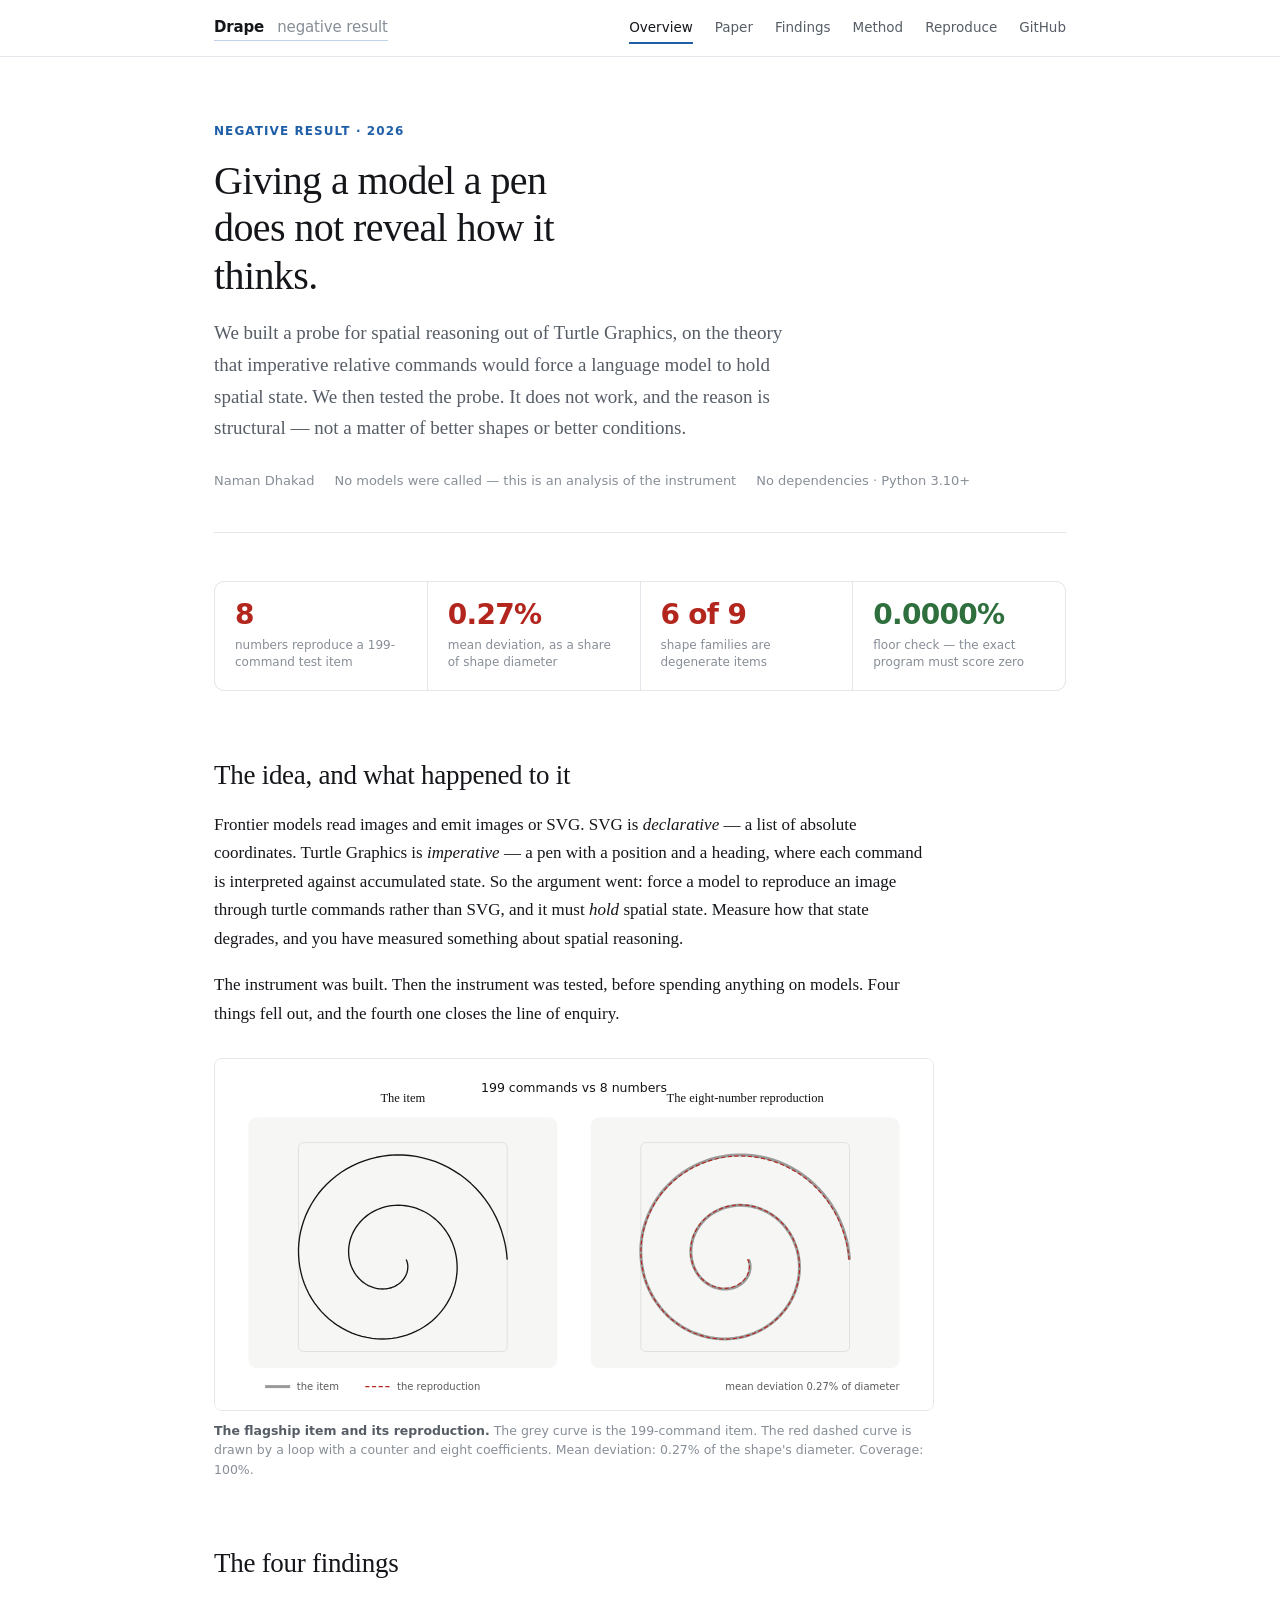
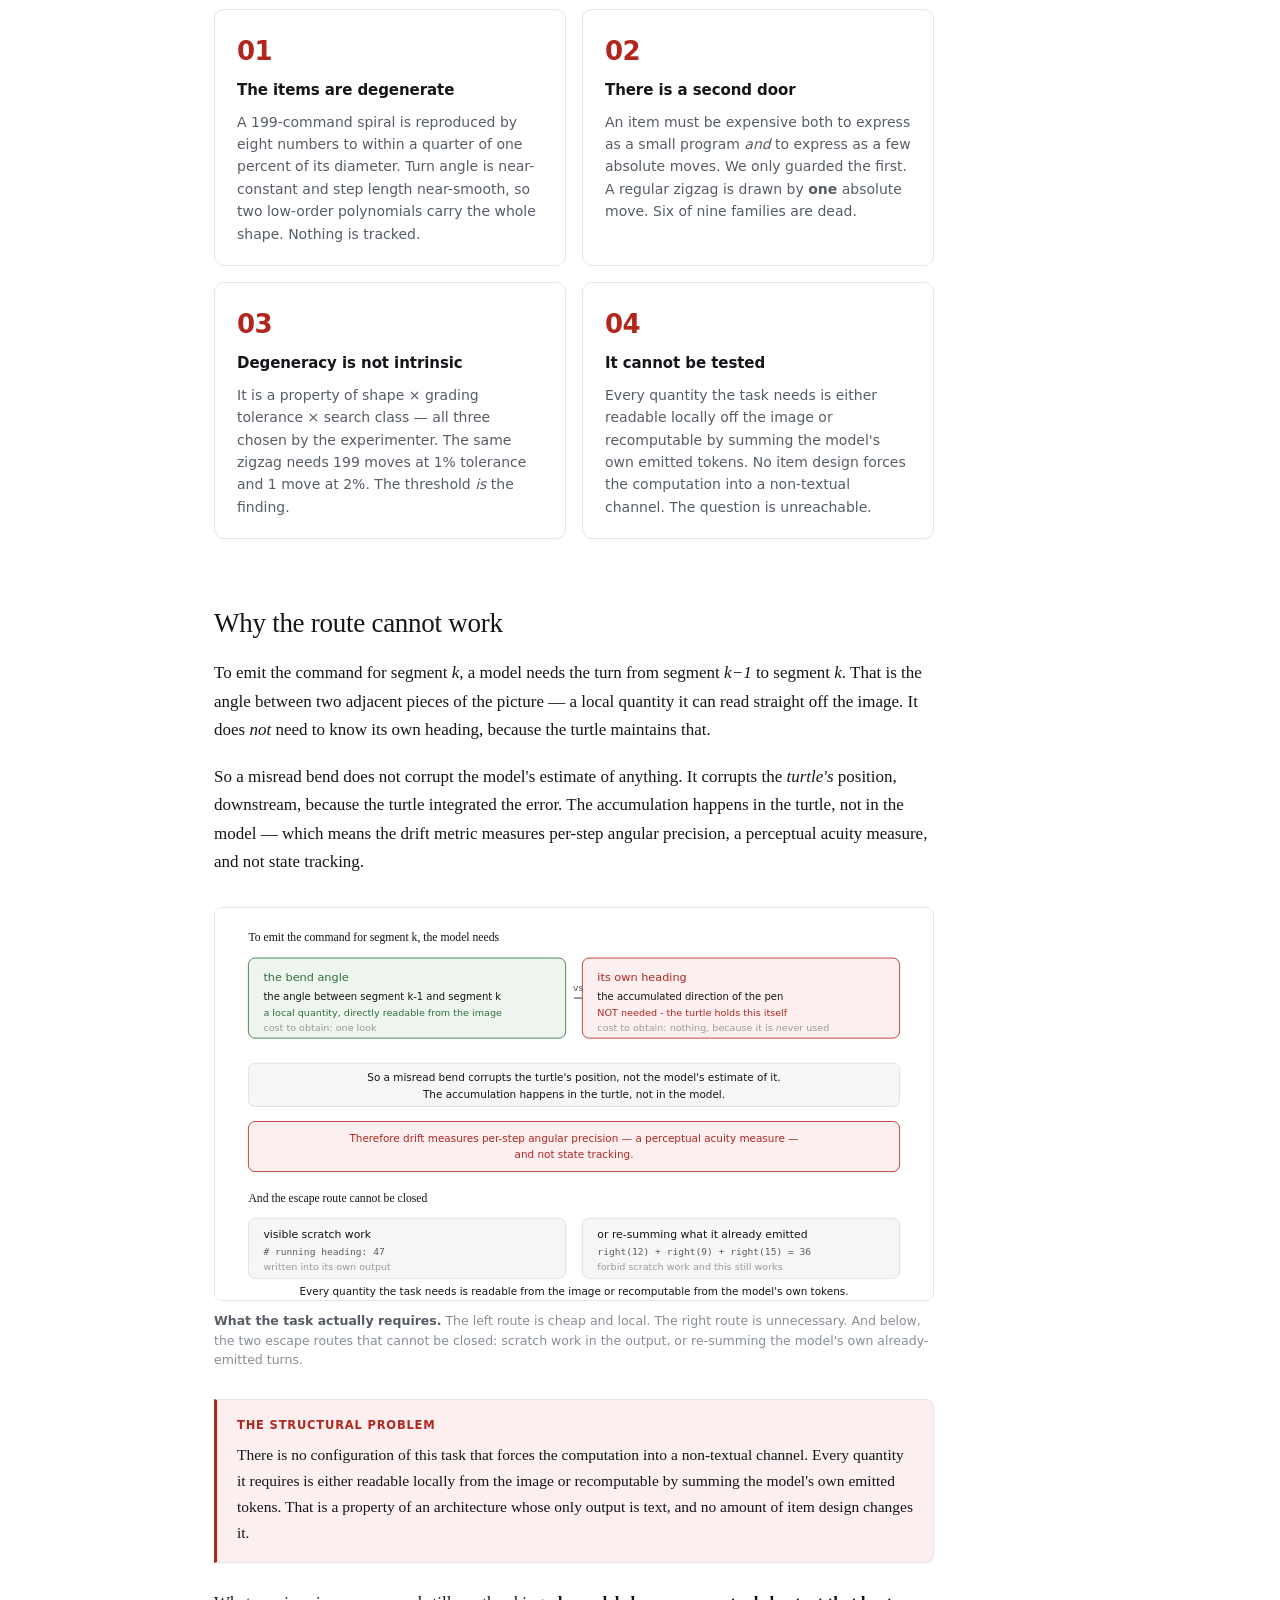
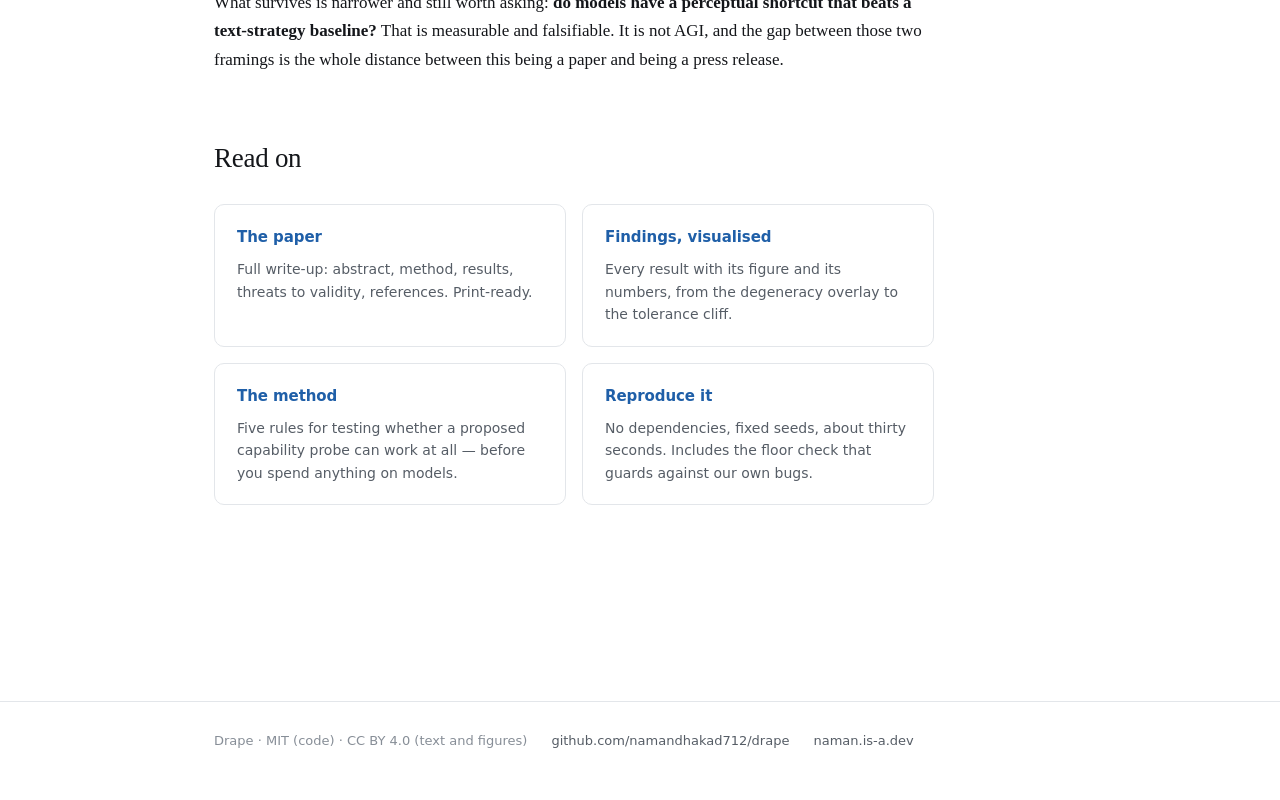
<file: docs/index.html>
<!DOCTYPE html>
<html lang="en">

<head>
  <meta charset="utf-8">
  <meta name="viewport" content="width=device-width, initial-scale=1">
  <title>Drape — a negative result on Turtle Graphics as a visual-reasoning probe</title>
  <meta name="description"
    content="We tested whether forcing a language model to draw through imperative relative commands exposes spatial reasoning. It does not, and we can show exactly why. A negative result with a reusable method for validating capability probes.">
  <link rel="icon" href="assets/favicon.svg" type="image/svg+xml">
  <link rel="canonical" href="https://namandhakad712.github.io/drape/">
  <meta name="author" content="Naman Dhakad">
  <meta name="theme-color" content="#1f5fa8">
  <meta property="og:type" content="website">
  <meta property="og:site_name" content="Drape">
  <meta property="og:url" content="https://namandhakad712.github.io/drape/">
  <meta property="og:title" content="Drape — a negative result on Turtle Graphics as a visual-reasoning probe">
  <meta property="og:description"
    content="We tested whether forcing a language model to draw through imperative relative commands exposes spatial reasoning. It does not, and we can show exactly why. A negative result with a reusable method for validating capability probes.">
  <meta property="og:image" content="https://namandhakad712.github.io/drape/assets/figures/fig1-degeneracy.svg">
  <meta name="twitter:card" content="summary_large_image">
  <meta name="twitter:title" content="Drape — a negative result on Turtle Graphics as a visual-reasoning probe">
  <meta name="twitter:description"
    content="We tested whether forcing a language model to draw through imperative relative commands exposes spatial reasoning. It does not, and we can show exactly why. A negative result with a reusable method for validating capability probes.">
  <link rel="stylesheet" href="assets/style.css">
</head>

<body>

  <header class="site-header">
    <div class="inner">
      <a class="brand" href="index.html">Drape <span>negative result</span></a>
      <nav class="site-nav">
        <a href="index.html" aria-current="page">Overview</a>
        <a href="paper.html">Paper</a>
        <a href="findings.html">Findings</a>
        <a href="method.html">Method</a>
        <a href="reproduce.html">Reproduce</a>
        <a href="https://github.com/namandhakad712/turtle-graphics-probe">GitHub</a>
      </nav>
    </div>
  </header>

  <main>

    <section class="hero">
      <p class="kicker">Negative result · 2026</p>
      <h1>Giving a model a pen does not reveal how it thinks.</h1>
      <p class="lede">
        We built a probe for spatial reasoning out of Turtle Graphics, on the theory that imperative
        relative commands would force a language model to hold spatial state. We then tested the
        probe. It does not work, and the reason is structural — not a matter of better shapes or
        better conditions.
      </p>
      <div class="meta">
        <span>Naman Dhakad</span>
        <span>No models were called — this is an analysis of the instrument</span>
        <span>No dependencies · Python 3.10+</span>
      </div>
    </section>

    <div class="metrics">
      <div class="metric">
        <span class="v red">8</span>
        <span class="k">numbers reproduce a 199-command test item</span>
      </div>
      <div class="metric">
        <span class="v red">0.27%</span>
        <span class="k">mean deviation, as a share of shape diameter</span>
      </div>
      <div class="metric">
        <span class="v red">6 of 9</span>
        <span class="k">shape families are degenerate items</span>
      </div>
      <div class="metric">
        <span class="v green">0.0000%</span>
        <span class="k">floor check — the exact program must score zero</span>
      </div>
    </div>

    <div class="prose">

      <h2 id="the-idea">The idea, and what happened to it</h2>

      <p>
        Frontier models read images and emit images or SVG. SVG is <em>declarative</em> — a list of
        absolute coordinates. Turtle Graphics is <em>imperative</em> — a pen with a position and a
        heading, where each command is interpreted against accumulated state. So the argument went:
        force a model to reproduce an image through turtle commands rather than SVG, and it must
        <em>hold</em> spatial state. Measure how that state degrades, and you have measured something
        about spatial reasoning.
      </p>

      <p>
        The instrument was built. Then the instrument was tested, before spending anything on models.
        Four things fell out, and the fourth one closes the line of enquiry.
      </p>

      <figure>
        <img src="assets/figures/fig1-degeneracy.svg"
          alt="Left: a 199-segment spiral test item. Right: the same spiral overlaid with a red dashed curve produced by an eight-parameter polynomial program, visually indistinguishable from the original.">
        <figcaption>
          <b>The flagship item and its reproduction.</b> The grey curve is the 199-command item. The red
          dashed curve is drawn by a loop with a counter and eight coefficients. Mean deviation:
          0.27% of the shape's diameter. Coverage: 100%.
        </figcaption>
      </figure>

      <h2 id="findings">The four findings</h2>

      <div class="card-grid">
        <div class="card">
          <span class="num red">01</span>
          <h3>The items are degenerate</h3>
          <p>A 199-command spiral is reproduced by eight numbers to within a quarter of one percent of its
            diameter. Turn angle is near-constant and step length near-smooth, so two low-order
            polynomials carry the whole shape. Nothing is tracked.</p>
        </div>
        <div class="card">
          <span class="num red">02</span>
          <h3>There is a second door</h3>
          <p>An item must be expensive both to express as a small program <em>and</em> to express as a few
            absolute moves. We only guarded the first. A regular zigzag is drawn by <strong>one</strong>
            absolute move. Six of nine families are dead.</p>
        </div>
        <div class="card">
          <span class="num red">03</span>
          <h3>Degeneracy is not intrinsic</h3>
          <p>It is a property of shape × grading tolerance × search class — all three chosen by the
            experimenter. The same zigzag needs 199 moves at 1% tolerance and 1 move at 2%. The
            threshold <em>is</em> the finding.</p>
        </div>
        <div class="card">
          <span class="num red">04</span>
          <h3>It cannot be tested</h3>
          <p>Every quantity the task needs is either readable locally off the image or recomputable by
            summing the model's own emitted tokens. No item design forces the computation into a
            non-textual channel. The question is unreachable.</p>
        </div>
      </div>

      <h2 id="why">Why the route cannot work</h2>

      <p>
        To emit the command for segment <em>k</em>, a model needs the turn from segment <em>k−1</em> to
        segment <em>k</em>. That is the angle between two adjacent pieces of the picture — a local
        quantity it can read straight off the image. It does <em>not</em> need to know its own heading,
        because the turtle maintains that.
      </p>

      <p>
        So a misread bend does not corrupt the model's estimate of anything. It corrupts the
        <em>turtle's</em> position, downstream, because the turtle integrated the error. The accumulation
        happens in the turtle, not in the model — which means the drift metric measures per-step angular
        precision, a perceptual acuity measure, and not state tracking.
      </p>

      <figure>
        <img src="assets/figures/fig7-requirements.svg"
          alt="Diagram contrasting what segment k requires: the bend angle, readable from the image, versus its own heading, which the turtle holds and which the model therefore never needs. Below, the two escape routes: visible scratch work, or re-summing already-emitted commands.">
        <figcaption>
          <b>What the task actually requires.</b> The left route is cheap and local. The right route is
          unnecessary. And below, the two escape routes that cannot be closed: scratch work in the
          output, or re-summing the model's own already-emitted turns.
        </figcaption>
      </figure>

      <div class="note red">
        <span class="lbl">The structural problem</span>
        <p>
          There is no configuration of this task that forces the computation into a non-textual channel.
          Every quantity it requires is either readable locally from the image or recomputable by summing
          the model's own emitted tokens. That is a property of an architecture whose only output is
          text, and no amount of item design changes it.
        </p>
      </div>

      <p>
        What survives is narrower and still worth asking: <strong>do models have a perceptual shortcut
          that beats a text-strategy baseline?</strong> That is measurable and falsifiable. It is not AGI,
        and the gap between those two framings is the whole distance between this being a paper and
        being a press release.
      </p>

      <h2 id="read">Read on</h2>

      <div class="card-grid">
        <a class="card" href="paper.html" style="text-decoration:none;border-bottom:1px solid var(--rule)">
          <h3>The paper</h3>
          <p>Full write-up: abstract, method, results, threats to validity, references. Print-ready.</p>
        </a>
        <a class="card" href="findings.html" style="text-decoration:none;border-bottom:1px solid var(--rule)">
          <h3>Findings, visualised</h3>
          <p>Every result with its figure and its numbers, from the degeneracy overlay to the tolerance
            cliff.</p>
        </a>
        <a class="card" href="method.html" style="text-decoration:none;border-bottom:1px solid var(--rule)">
          <h3>The method</h3>
          <p>Five rules for testing whether a proposed capability probe can work at all — before you
            spend anything on models.</p>
        </a>
        <a class="card" href="reproduce.html" style="text-decoration:none;border-bottom:1px solid var(--rule)">
          <h3>Reproduce it</h3>
          <p>No dependencies, fixed seeds, about thirty seconds. Includes the floor check that guards
            against our own bugs.</p>
        </a>
      </div>

    </div>
  </main>

  <footer class="site-footer">
    <div class="inner">
      <span>Drape · MIT (code) · CC BY 4.0 (text and figures)</span>
      <a href="https://github.com/namandhakad712/turtle-graphics-probe">github.com/namandhakad712/drape</a>
      <a href="https://naman.is-a.dev">naman.is-a.dev</a>
    </div>
  </footer>

</body>

</html>
</file>
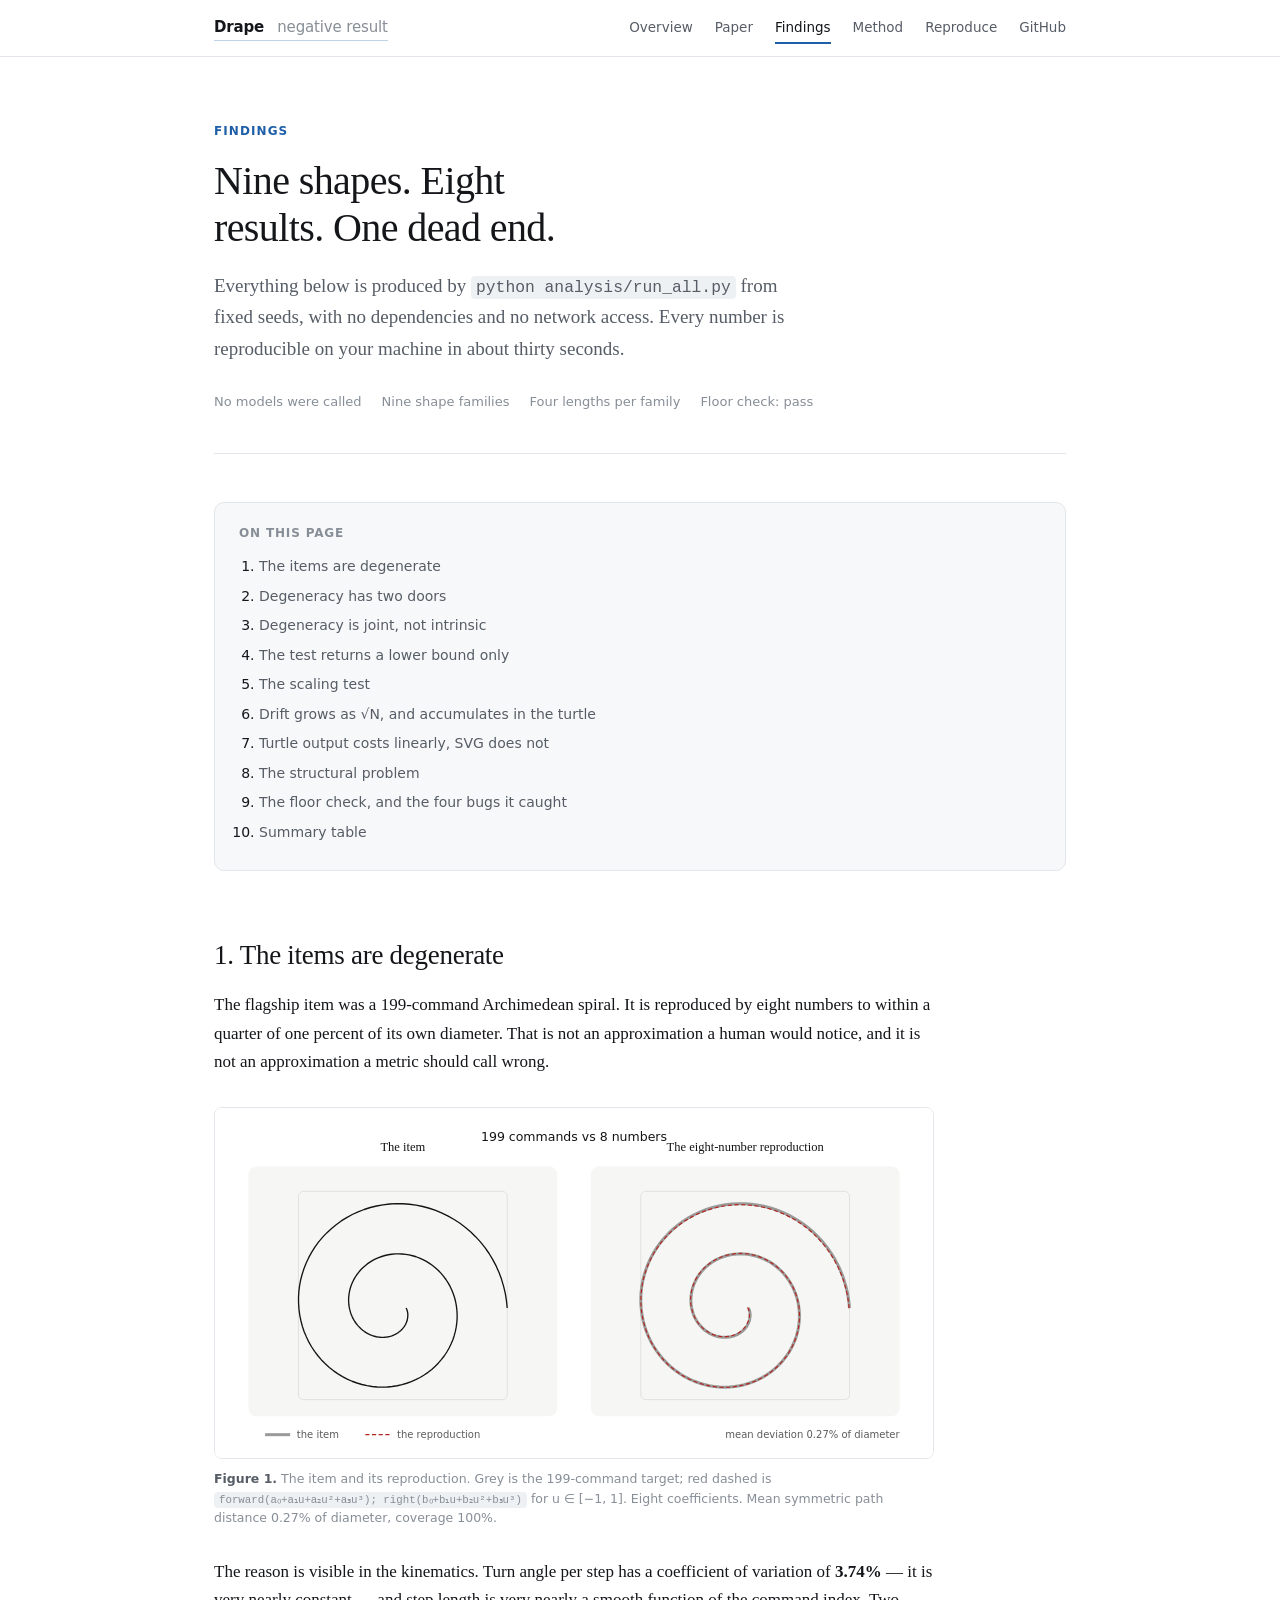
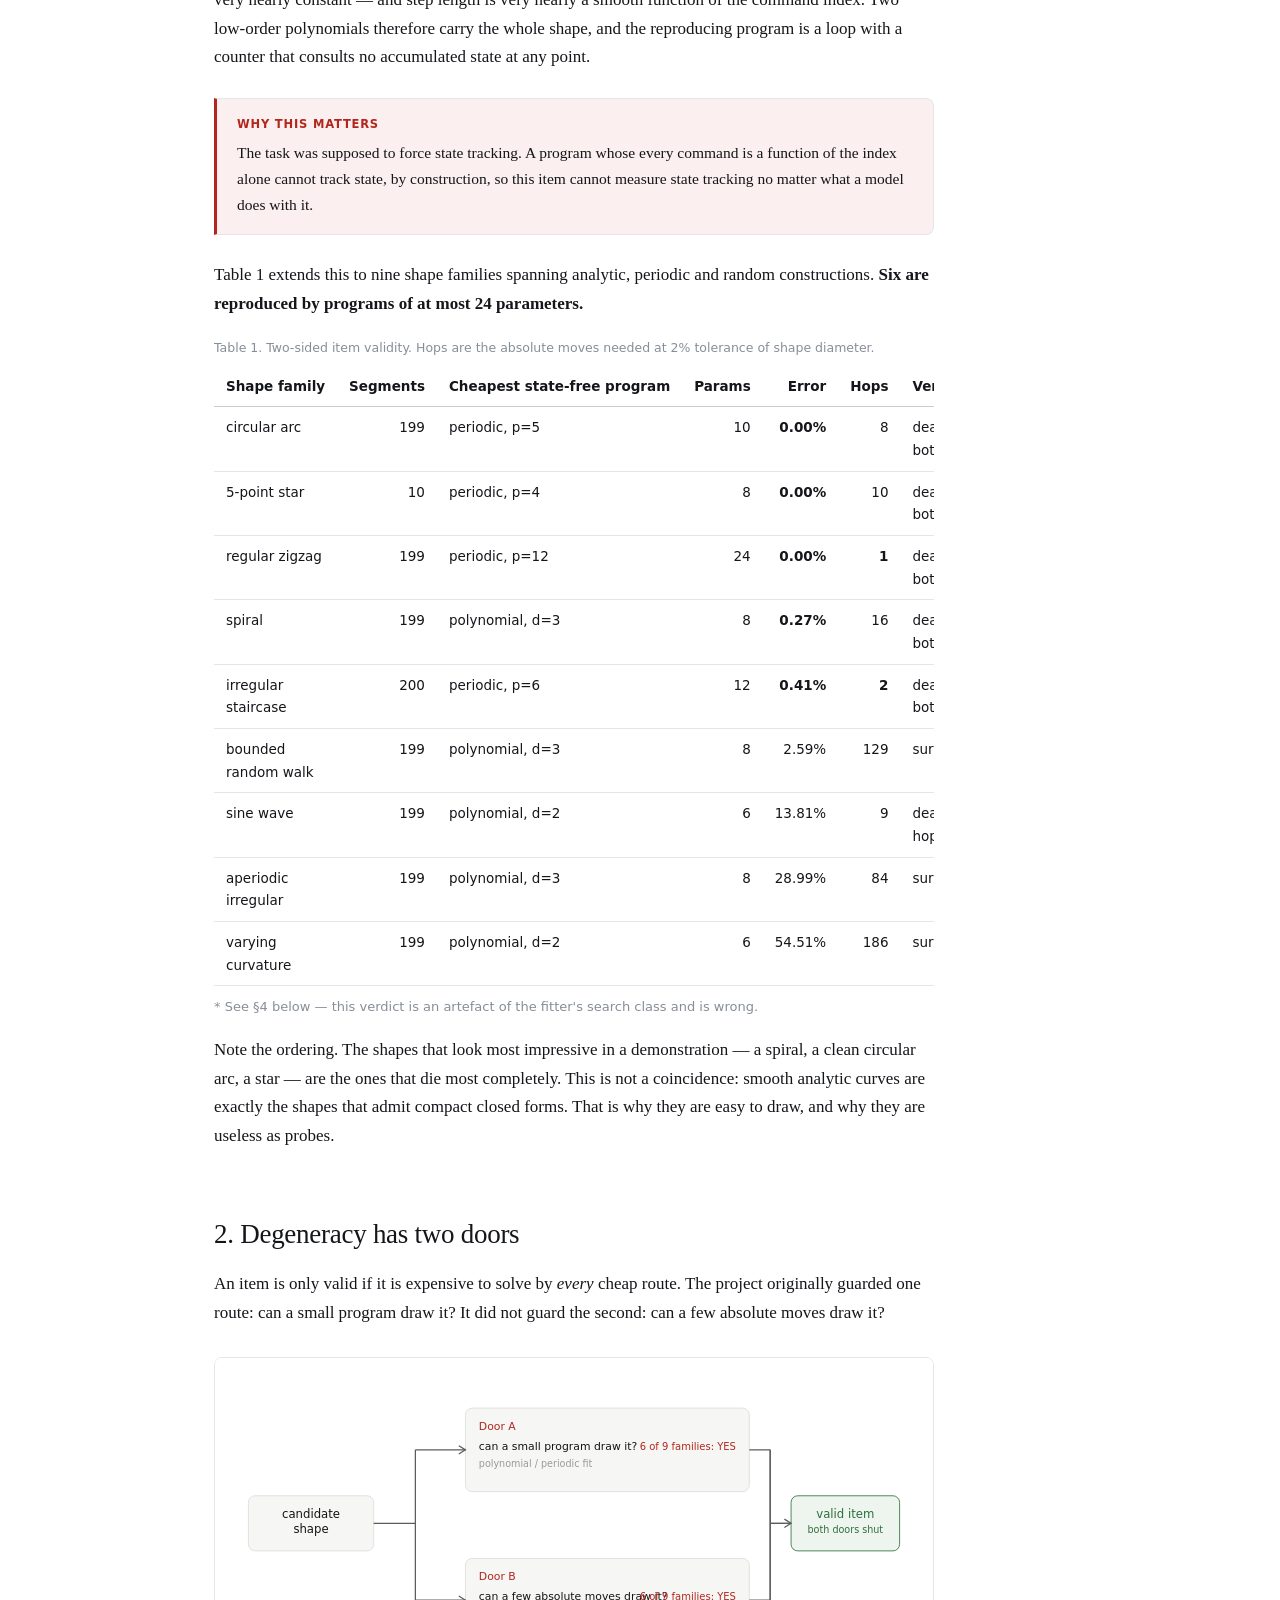
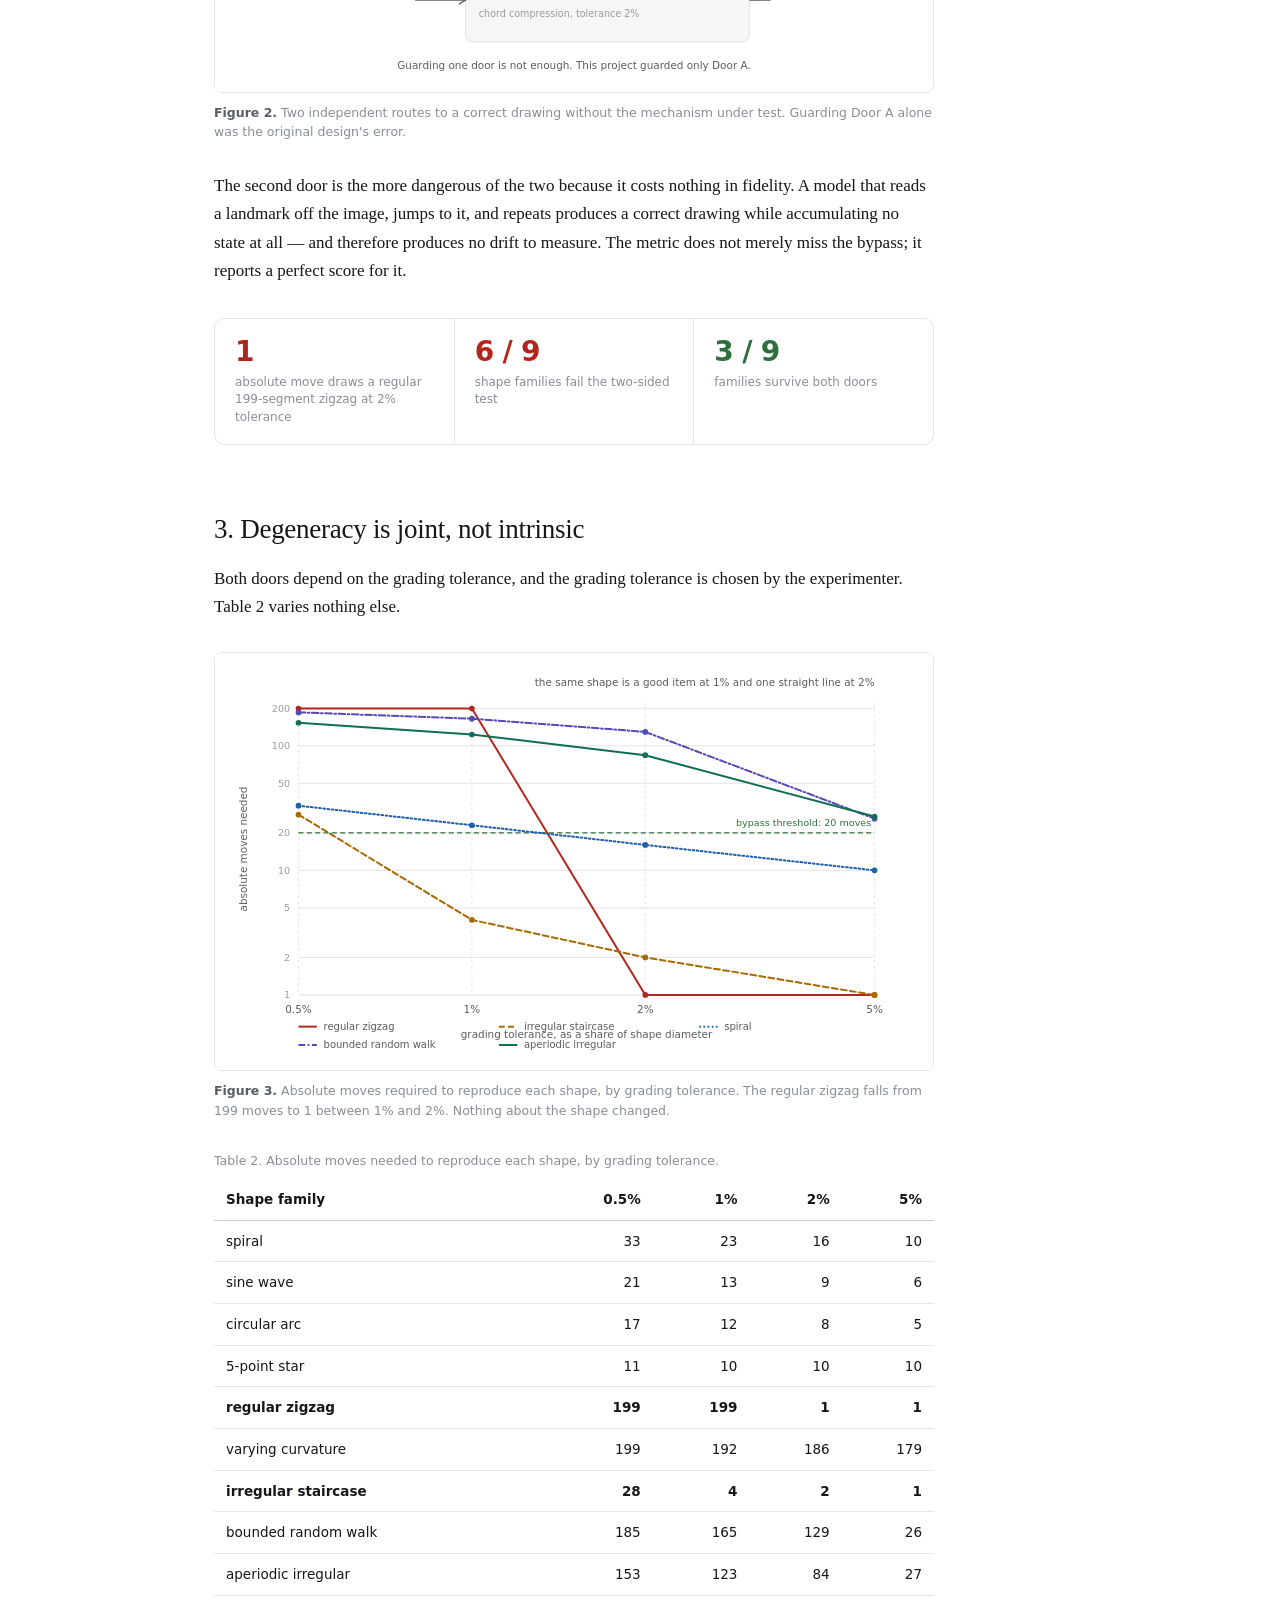
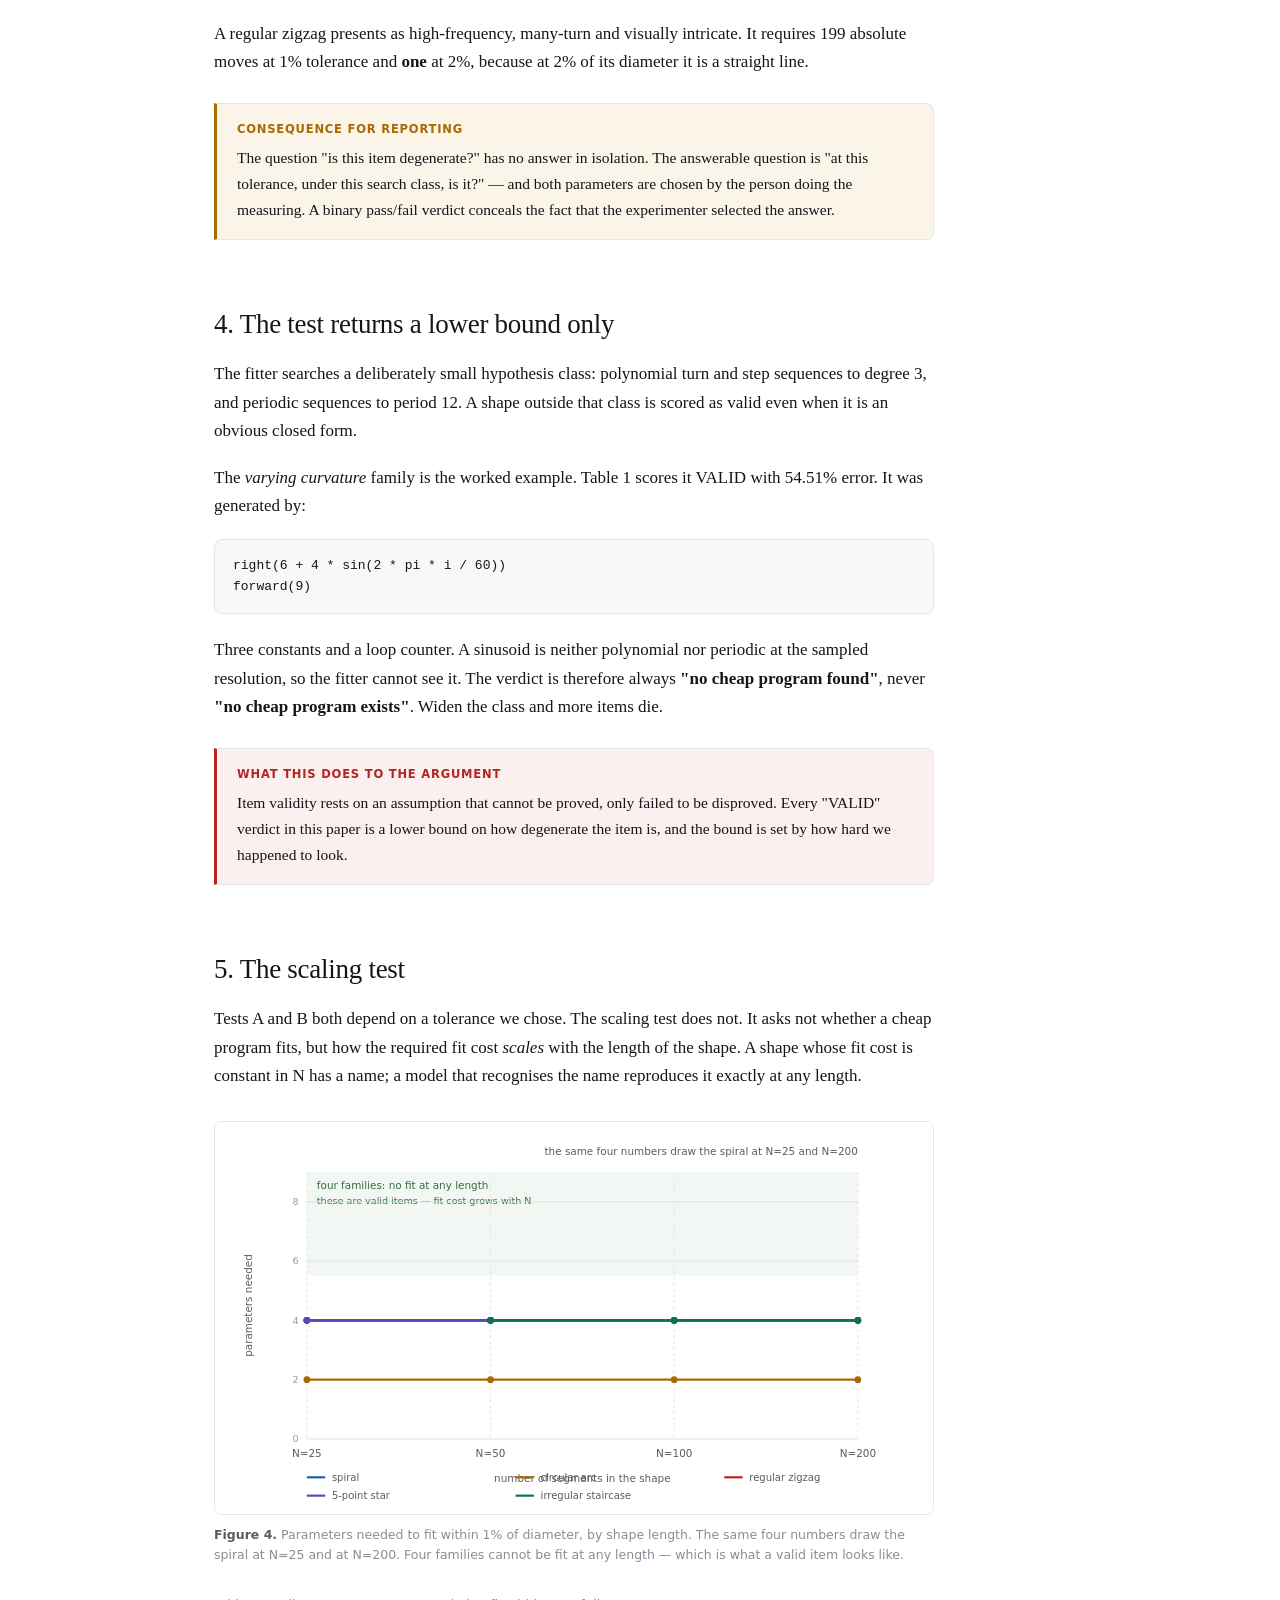
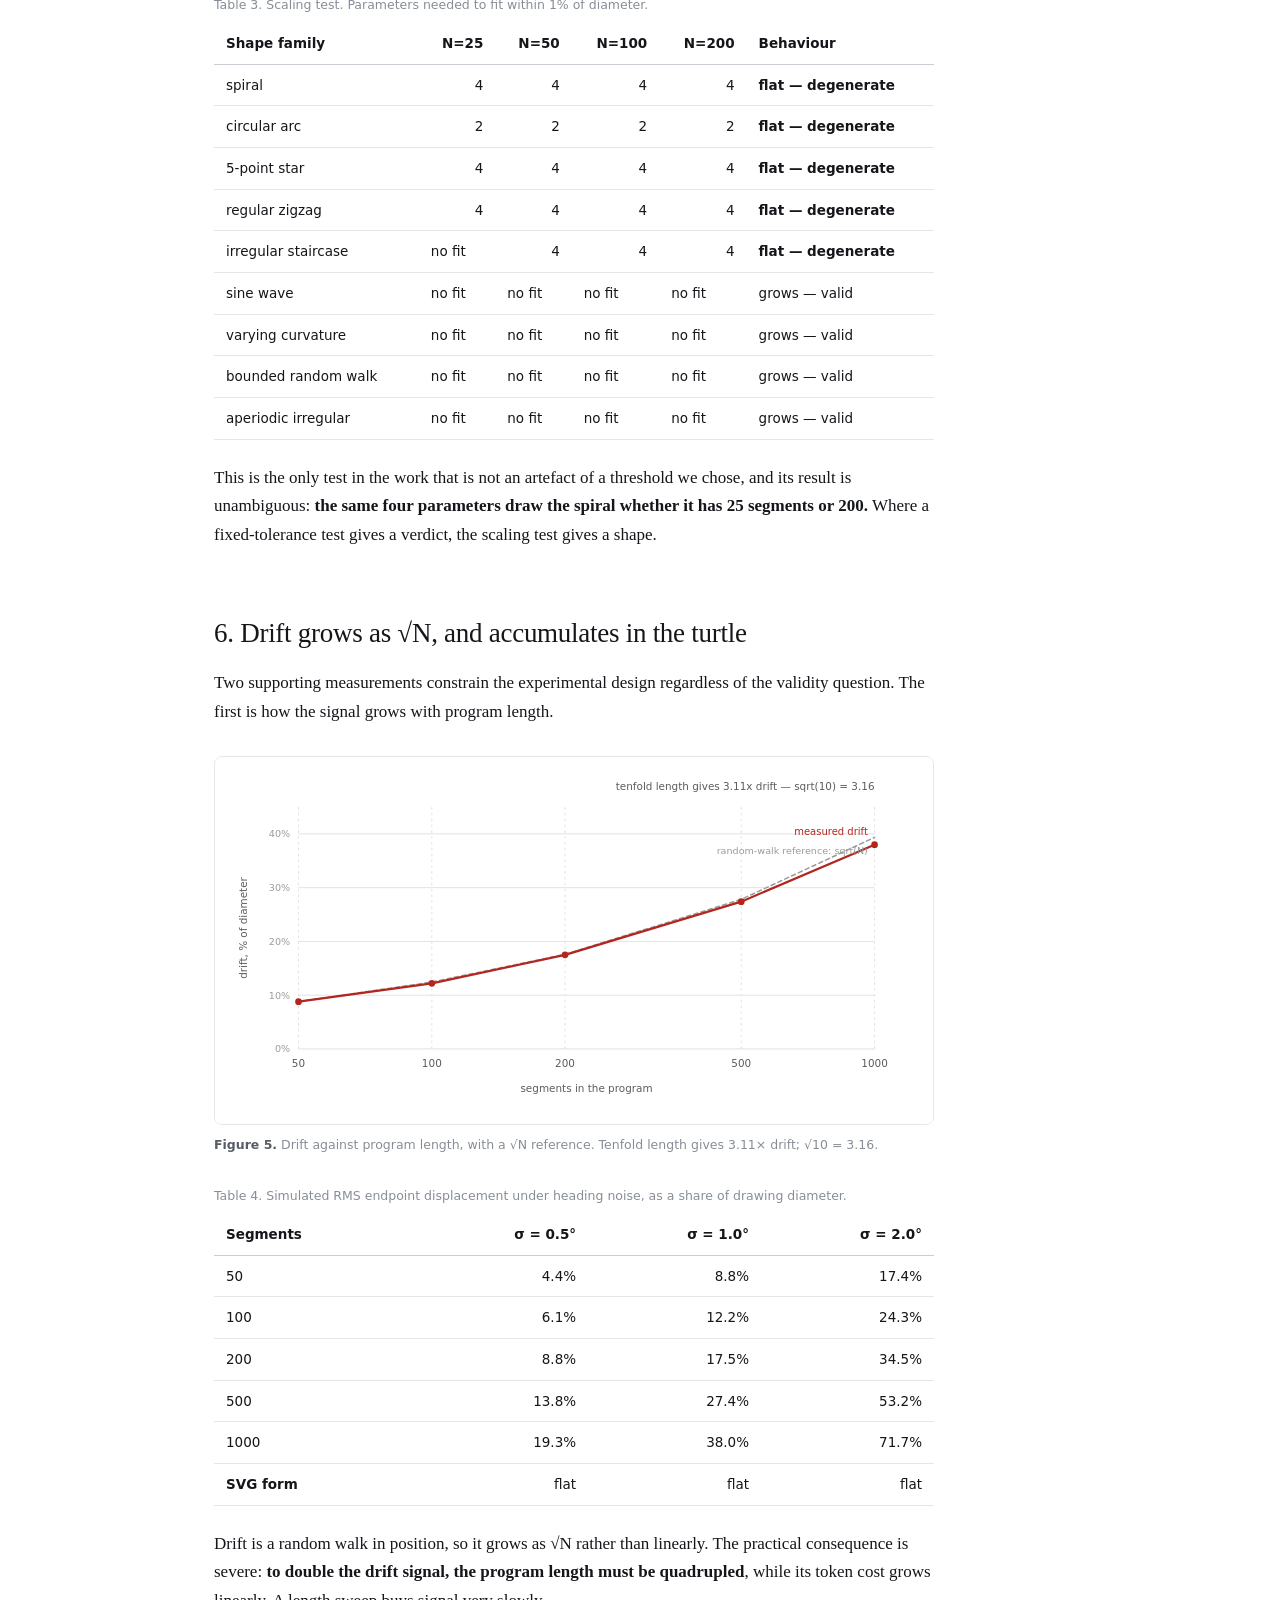
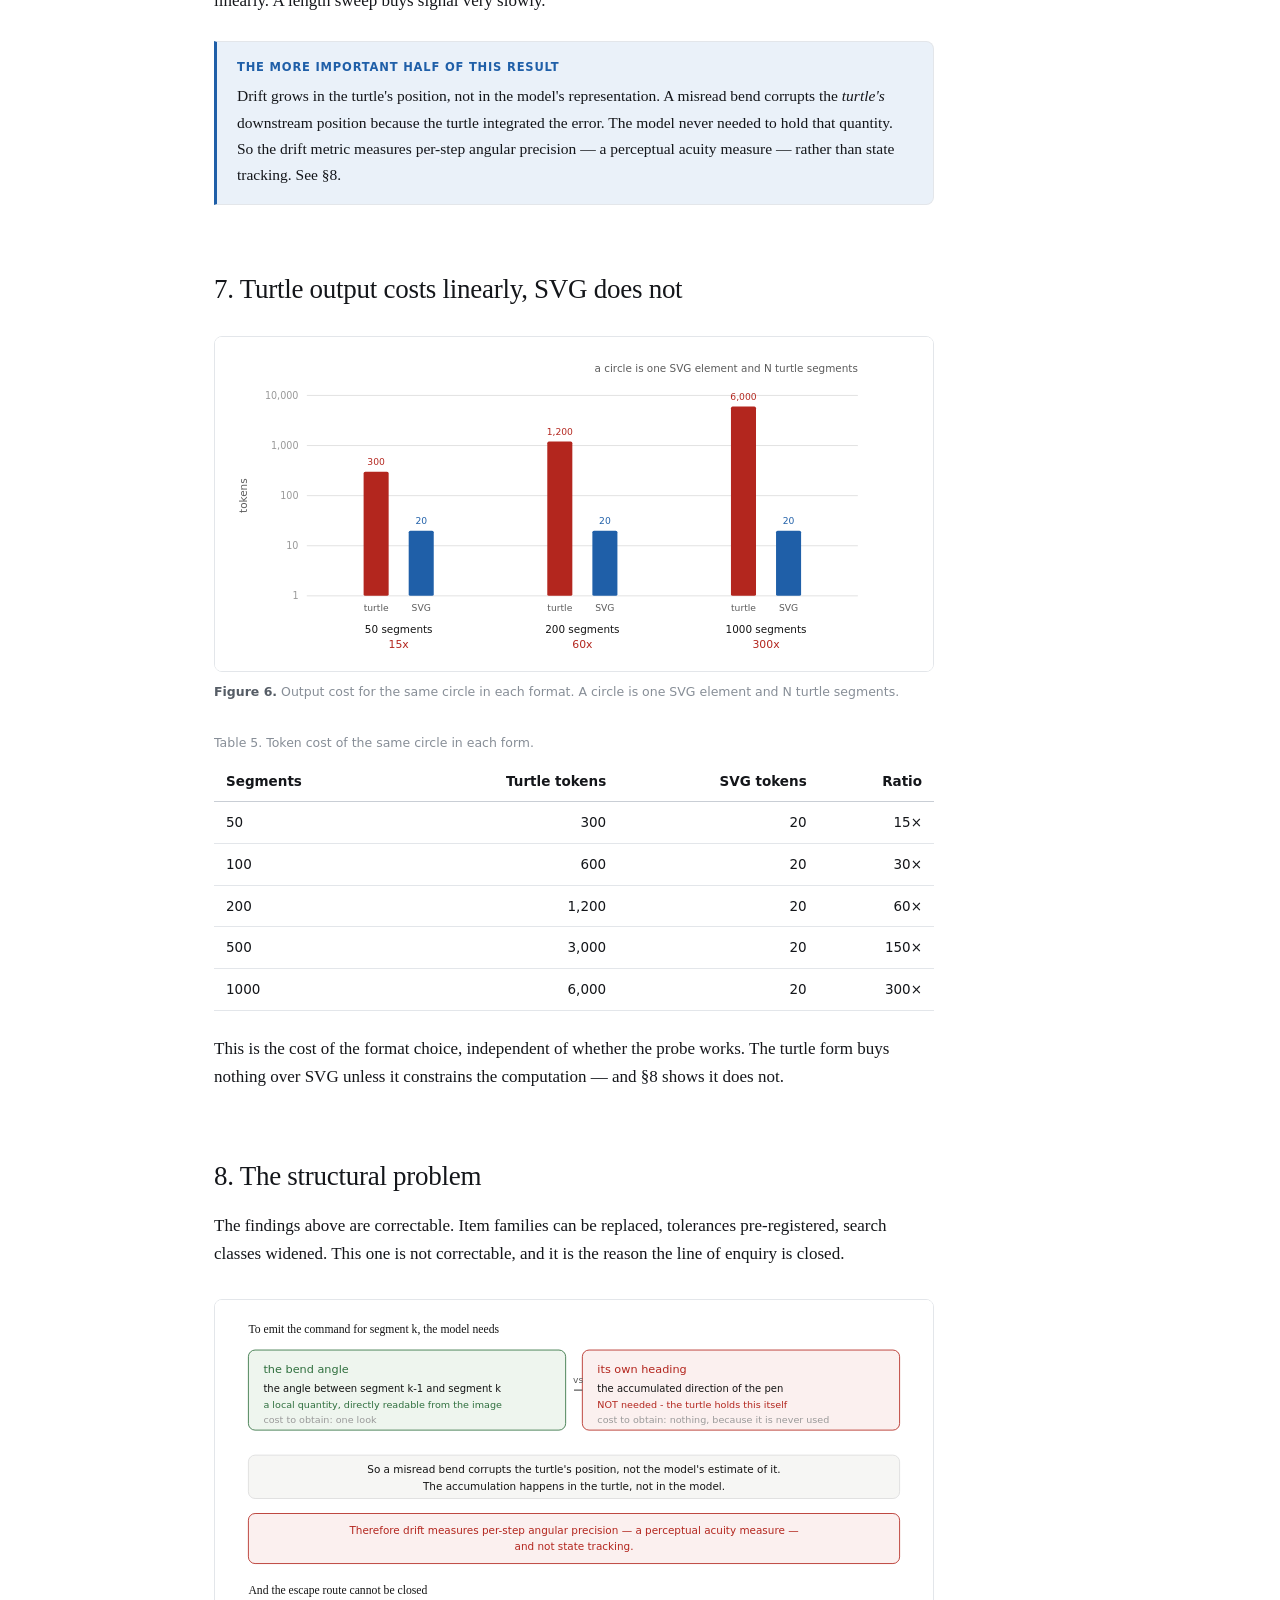
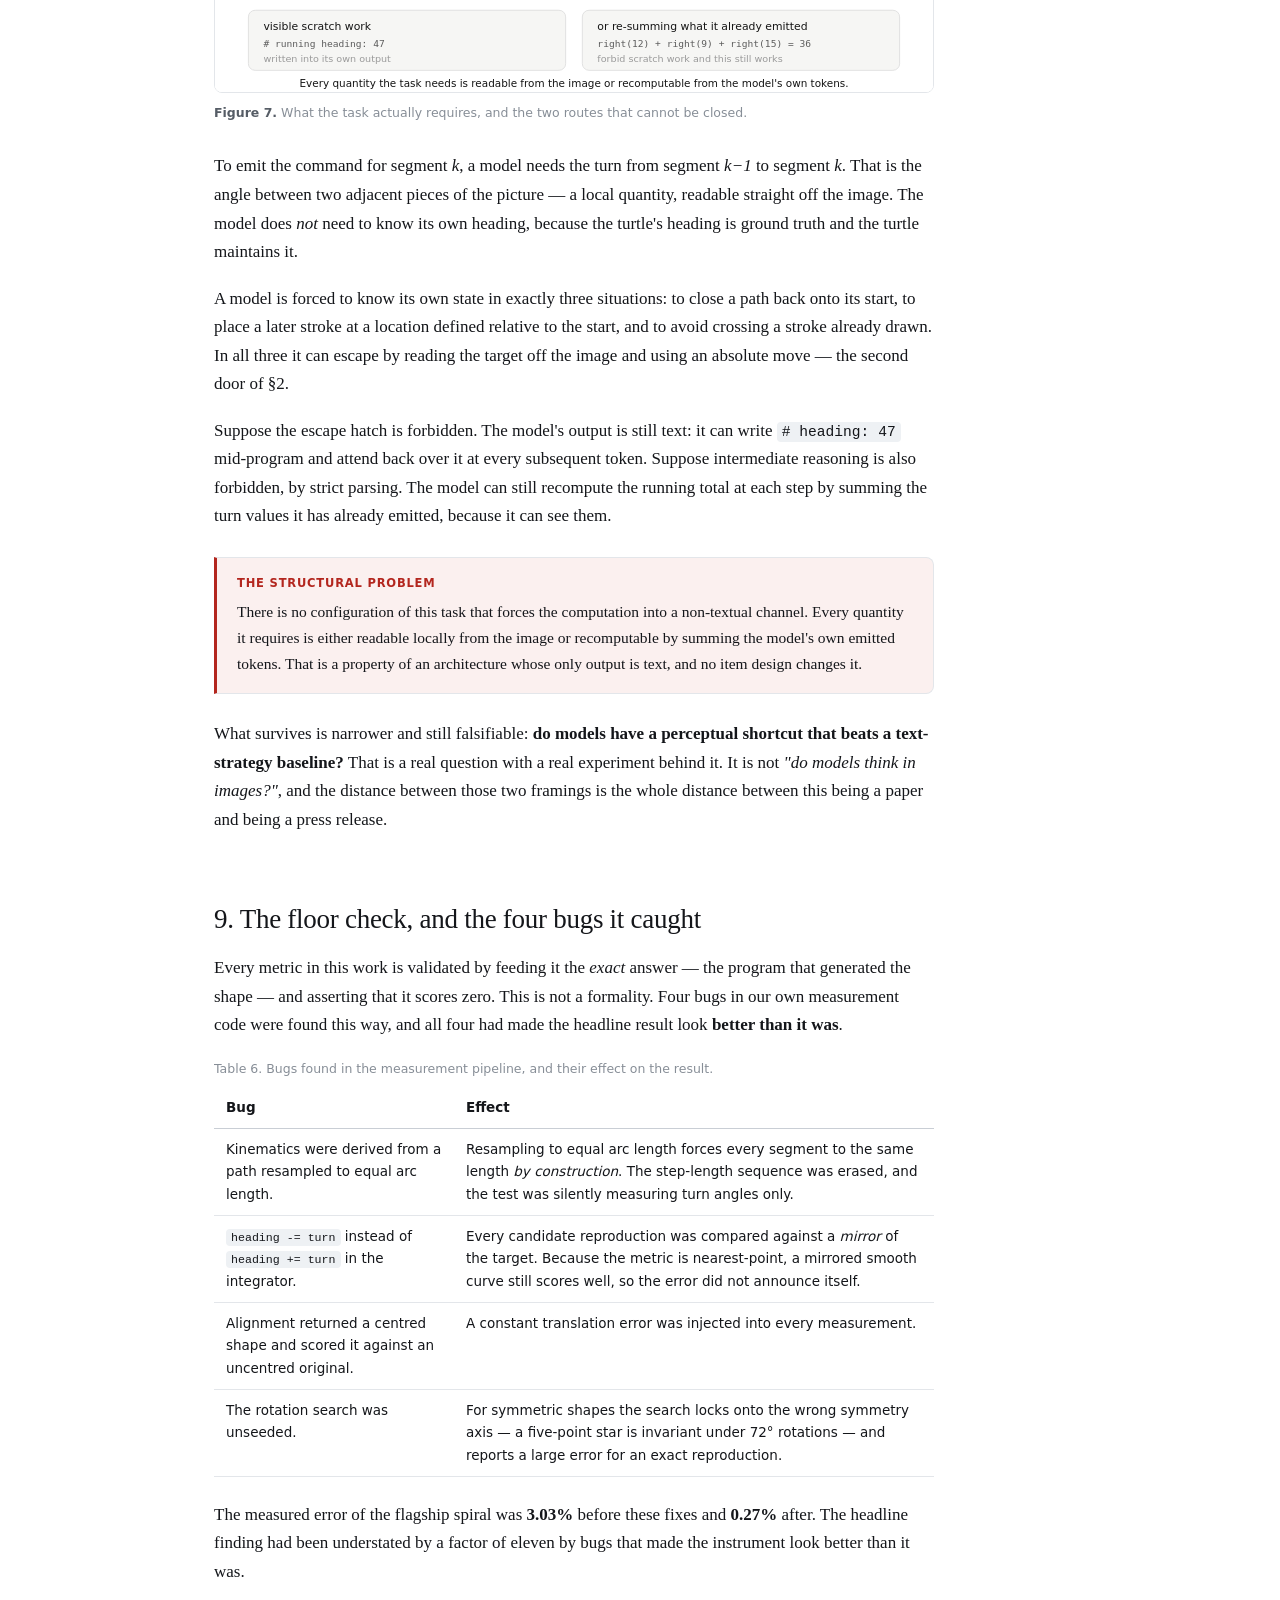
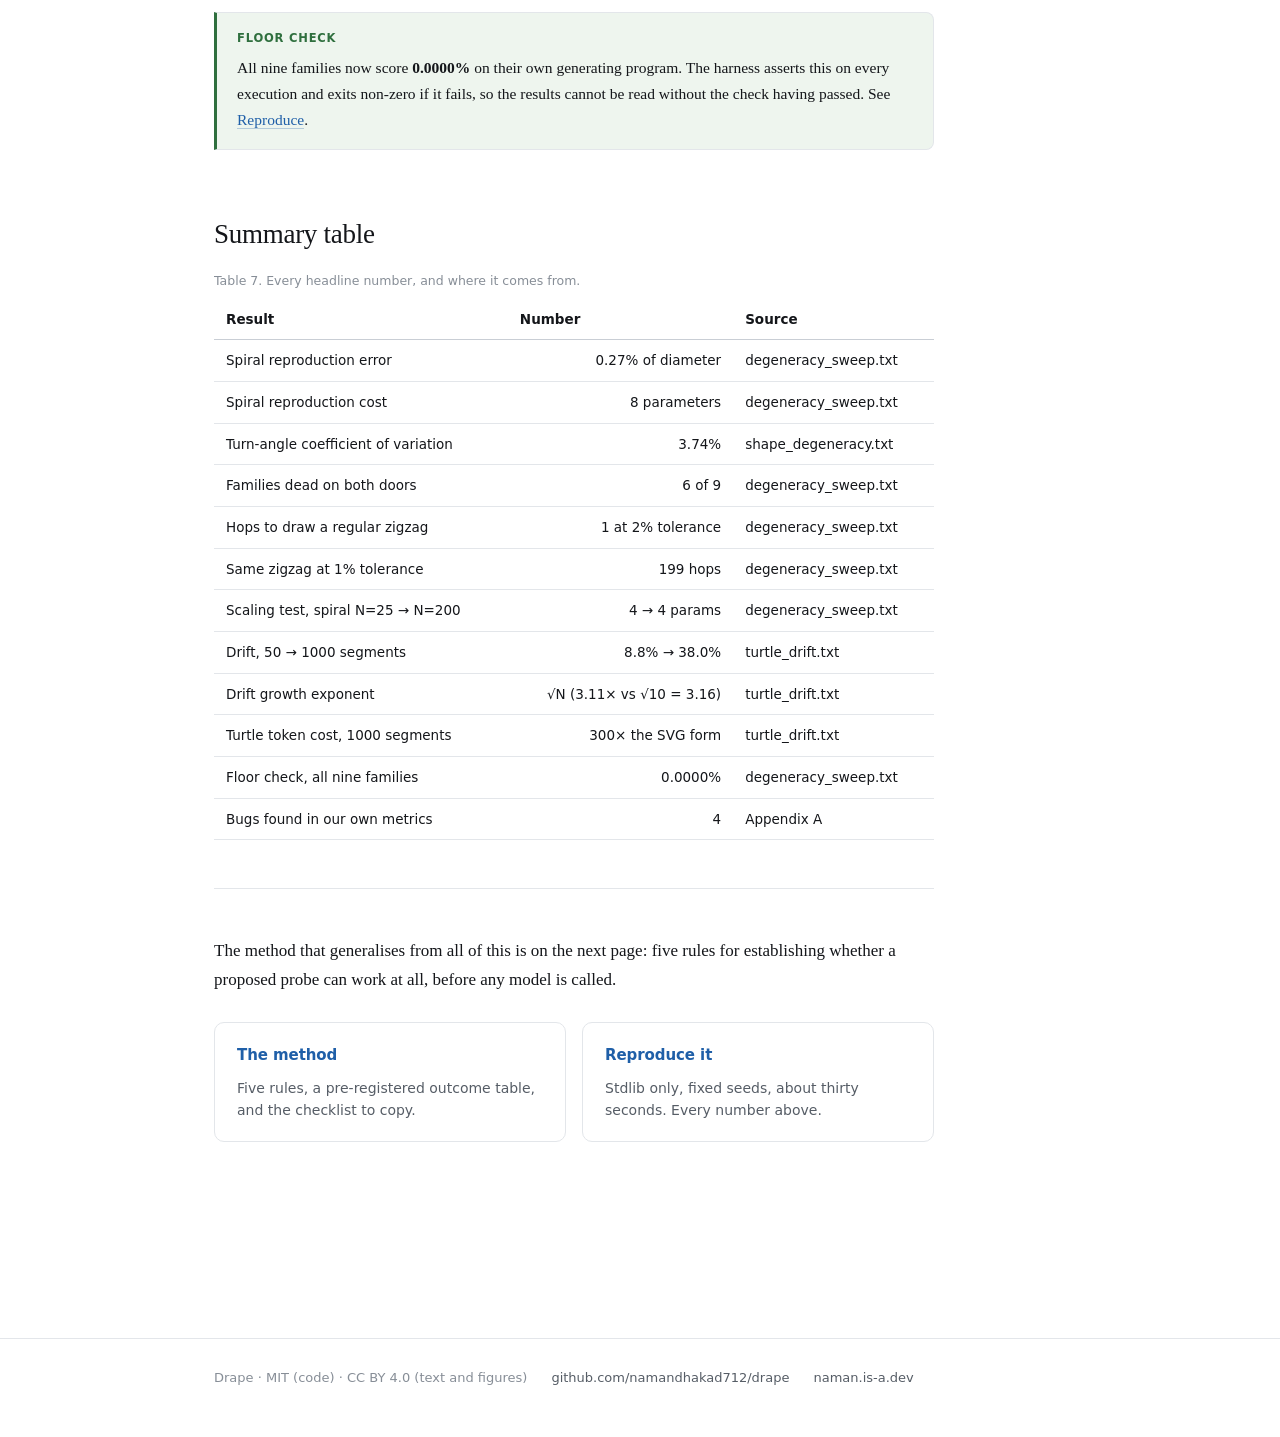
<file: docs/findings.html>
<!DOCTYPE html>
<html lang="en">

<head>
  <meta charset="utf-8">
  <meta name="viewport" content="width=device-width, initial-scale=1">
  <title>Findings — Drape</title>
  <meta name="description"
    content="Every result in the Drape analysis, with its figure and its numbers: degenerate items, the second door, the tolerance cliff, the scaling test, drift, cost, and the floor check.">
  <link rel="icon" href="assets/favicon.svg" type="image/svg+xml">
  <link rel="canonical" href="https://namandhakad712.github.io/drape/findings.html">
  <meta name="author" content="Naman Dhakad">
  <meta name="theme-color" content="#1f5fa8">
  <meta property="og:type" content="website">
  <meta property="og:site_name" content="Drape">
  <meta property="og:url" content="https://namandhakad712.github.io/drape/findings.html">
  <meta property="og:title" content="Findings — Drape">
  <meta property="og:description"
    content="Every result in the Drape analysis, with its figure and its numbers: degenerate items, the second door, the tolerance cliff, the scaling test, drift, cost, and the floor check.">
  <meta property="og:image" content="https://namandhakad712.github.io/drape/assets/figures/fig1-degeneracy.svg">
  <meta name="twitter:card" content="summary_large_image">
  <meta name="twitter:title" content="Findings — Drape">
  <meta name="twitter:description"
    content="Every result in the Drape analysis, with its figure and its numbers: degenerate items, the second door, the tolerance cliff, the scaling test, drift, cost, and the floor check.">
  <link rel="stylesheet" href="assets/style.css">
</head>

<body>

  <header class="site-header">
    <div class="inner">
      <a class="brand" href="index.html">Drape <span>negative result</span></a>
      <nav class="site-nav">
        <a href="index.html">Overview</a>
        <a href="paper.html">Paper</a>
        <a href="findings.html" aria-current="page">Findings</a>
        <a href="method.html">Method</a>
        <a href="reproduce.html">Reproduce</a>
        <a href="https://github.com/namandhakad712/turtle-graphics-probe">GitHub</a>
      </nav>
    </div>
  </header>

  <main>

    <section class="hero">
      <p class="kicker">Findings</p>
      <h1>Nine shapes. Eight results. One dead end.</h1>
      <p class="lede">
        Everything below is produced by <code>python analysis/run_all.py</code> from fixed seeds, with
        no dependencies and no network access. Every number is reproducible on your machine in about
        thirty seconds.
      </p>
      <div class="meta">
        <span>No models were called</span>
        <span>Nine shape families</span>
        <span>Four lengths per family</span>
        <span>Floor check: pass</span>
      </div>
    </section>

    <div class="toc">
      <h3>On this page</h3>
      <ol>
        <li><a href="#f1">The items are degenerate</a></li>
        <li><a href="#f2">Degeneracy has two doors</a></li>
        <li><a href="#f3">Degeneracy is joint, not intrinsic</a></li>
        <li><a href="#f4">The test returns a lower bound only</a></li>
        <li><a href="#f5">The scaling test</a></li>
        <li><a href="#f6">Drift grows as √N, and accumulates in the turtle</a></li>
        <li><a href="#f7">Turtle output costs linearly, SVG does not</a></li>
        <li><a href="#f8">The structural problem</a></li>
        <li><a href="#f9">The floor check, and the four bugs it caught</a></li>
        <li><a href="#summary">Summary table</a></li>
      </ol>
    </div>

    <div class="prose">

      <h2 id="f1">1. The items are degenerate</h2>

      <p>
        The flagship item was a 199-command Archimedean spiral. It is reproduced by eight numbers to
        within a quarter of one percent of its own diameter. That is not an approximation a human would
        notice, and it is not an approximation a metric should call wrong.
      </p>

      <figure>
        <img src="assets/figures/fig1-degeneracy.svg"
          alt="Left panel: a 199-segment spiral. Right panel: the same spiral in grey overlaid with a red dashed curve generated by an eight-parameter polynomial program. The two curves coincide along their whole length.">
        <figcaption>
          <b>Figure 1.</b> The item and its reproduction. Grey is the 199-command target; red dashed is
          <code>forward(a₀+a₁u+a₂u²+a₃u³); right(b₀+b₁u+b₂u²+b₃u³)</code> for u ∈ [−1, 1]. Eight
          coefficients. Mean symmetric path distance 0.27% of diameter, coverage 100%.
        </figcaption>
      </figure>

      <p>
        The reason is visible in the kinematics. Turn angle per step has a coefficient of variation of
        <strong>3.74%</strong> — it is very nearly constant — and step length is very nearly a smooth
        function of the command index. Two low-order polynomials therefore carry the whole shape, and the
        reproducing program is a loop with a counter that consults no accumulated state at any point.
      </p>

      <div class="note red">
        <span class="lbl">Why this matters</span>
        <p>
          The task was supposed to force state tracking. A program whose every command is a function of
          the index alone cannot track state, by construction, so this item cannot measure state tracking
          no matter what a model does with it.
        </p>
      </div>

      <p>
        Table 1 extends this to nine shape families spanning analytic, periodic and random constructions.
        <strong>Six are reproduced by programs of at most 24 parameters.</strong>
      </p>

      <div class="tbl-scroll">
        <table>
          <caption>Table 1. Two-sided item validity. Hops are the absolute moves needed at 2% tolerance of shape
            diameter.</caption>
          <thead>
            <tr>
              <th>Shape family</th>
              <th class="num">Segments</th>
              <th>Cheapest state-free program</th>
              <th class="num">Params</th>
              <th class="num">Error</th>
              <th class="num">Hops</th>
              <th>Verdict</th>
            </tr>
          </thead>
          <tbody>
            <tr>
              <td>circular arc</td>
              <td class="num">199</td>
              <td>periodic, p=5</td>
              <td class="num">10</td>
              <td class="num"><strong>0.00%</strong></td>
              <td class="num">8</td>
              <td>dead — both</td>
            </tr>
            <tr>
              <td>5-point star</td>
              <td class="num">10</td>
              <td>periodic, p=4</td>
              <td class="num">8</td>
              <td class="num"><strong>0.00%</strong></td>
              <td class="num">10</td>
              <td>dead — both</td>
            </tr>
            <tr>
              <td>regular zigzag</td>
              <td class="num">199</td>
              <td>periodic, p=12</td>
              <td class="num">24</td>
              <td class="num"><strong>0.00%</strong></td>
              <td class="num"><strong>1</strong></td>
              <td>dead — both</td>
            </tr>
            <tr>
              <td>spiral</td>
              <td class="num">199</td>
              <td>polynomial, d=3</td>
              <td class="num">8</td>
              <td class="num"><strong>0.27%</strong></td>
              <td class="num">16</td>
              <td>dead — both</td>
            </tr>
            <tr>
              <td>irregular staircase</td>
              <td class="num">200</td>
              <td>periodic, p=6</td>
              <td class="num">12</td>
              <td class="num"><strong>0.41%</strong></td>
              <td class="num"><strong>2</strong></td>
              <td>dead — both</td>
            </tr>
            <tr>
              <td>bounded random walk</td>
              <td class="num">199</td>
              <td>polynomial, d=3</td>
              <td class="num">8</td>
              <td class="num">2.59%</td>
              <td class="num">129</td>
              <td>survives</td>
            </tr>
            <tr>
              <td>sine wave</td>
              <td class="num">199</td>
              <td>polynomial, d=2</td>
              <td class="num">6</td>
              <td class="num">13.81%</td>
              <td class="num">9</td>
              <td>dead — hops</td>
            </tr>
            <tr>
              <td>aperiodic irregular</td>
              <td class="num">199</td>
              <td>polynomial, d=3</td>
              <td class="num">8</td>
              <td class="num">28.99%</td>
              <td class="num">84</td>
              <td>survives</td>
            </tr>
            <tr>
              <td>varying curvature</td>
              <td class="num">199</td>
              <td>polynomial, d=2</td>
              <td class="num">6</td>
              <td class="num">54.51%</td>
              <td class="num">186</td>
              <td>survives*</td>
            </tr>
          </tbody>
        </table>
      </div>

      <p style="font-family:var(--sans);font-size:13px;color:var(--faint);margin-top:-14px;">
        * See §4 below — this verdict is an artefact of the fitter's search class and is wrong.
      </p>

      <p>
        Note the ordering. The shapes that look most impressive in a demonstration — a spiral, a clean
        circular arc, a star — are the ones that die most completely. This is not a coincidence: smooth
        analytic curves are exactly the shapes that admit compact closed forms. That is why they are easy
        to draw, and why they are useless as probes.
      </p>

      <h2 id="f2">2. Degeneracy has two doors</h2>

      <p>
        An item is only valid if it is expensive to solve by <em>every</em> cheap route. The project
        originally guarded one route: can a small program draw it? It did not guard the second: can a few
        absolute moves draw it?
      </p>

      <figure>
        <img src="assets/figures/fig2-two-doors.svg"
          alt="Flow diagram. A candidate shape enters and must pass Door A — can a small state-free program draw it? — and Door B — can a few absolute moves draw it? The item is valid only if both doors are shut.">
        <figcaption>
          <b>Figure 2.</b> Two independent routes to a correct drawing without the mechanism under test.
          Guarding Door A alone was the original design's error.
        </figcaption>
      </figure>

      <p>
        The second door is the more dangerous of the two because it costs nothing in fidelity. A model
        that reads a landmark off the image, jumps to it, and repeats produces a correct drawing while
        accumulating no state at all — and therefore produces no drift to measure. The metric does not
        merely miss the bypass; it reports a perfect score for it.
      </p>

      <div class="metrics">
        <div class="metric">
          <span class="v red">1</span>
          <span class="k">absolute move draws a regular 199-segment zigzag at 2% tolerance</span>
        </div>
        <div class="metric">
          <span class="v red">6 / 9</span>
          <span class="k">shape families fail the two-sided test</span>
        </div>
        <div class="metric">
          <span class="v green">3 / 9</span>
          <span class="k">families survive both doors</span>
        </div>
      </div>

      <h2 id="f3">3. Degeneracy is joint, not intrinsic</h2>

      <p>
        Both doors depend on the grading tolerance, and the grading tolerance is chosen by the
        experimenter. Table 2 varies nothing else.
      </p>

      <figure>
        <img src="assets/figures/fig3-tolerance-cliff.svg"
          alt="Line chart on log axes showing absolute moves needed against grading tolerance from 0.5% to 5%. Most shapes decline gently; the regular zigzag is flat at 199 moves until it collapses to 1 move between 1% and 2% tolerance.">
        <figcaption>
          <b>Figure 3.</b> Absolute moves required to reproduce each shape, by grading tolerance. The
          regular zigzag falls from 199 moves to 1 between 1% and 2%. Nothing about the shape changed.
        </figcaption>
      </figure>

      <div class="tbl-scroll">
        <table>
          <caption>Table 2. Absolute moves needed to reproduce each shape, by grading tolerance.</caption>
          <thead>
            <tr>
              <th>Shape family</th>
              <th class="num">0.5%</th>
              <th class="num">1%</th>
              <th class="num">2%</th>
              <th class="num">5%</th>
            </tr>
          </thead>
          <tbody>
            <tr>
              <td>spiral</td>
              <td class="num">33</td>
              <td class="num">23</td>
              <td class="num">16</td>
              <td class="num">10</td>
            </tr>
            <tr>
              <td>sine wave</td>
              <td class="num">21</td>
              <td class="num">13</td>
              <td class="num">9</td>
              <td class="num">6</td>
            </tr>
            <tr>
              <td>circular arc</td>
              <td class="num">17</td>
              <td class="num">12</td>
              <td class="num">8</td>
              <td class="num">5</td>
            </tr>
            <tr>
              <td>5-point star</td>
              <td class="num">11</td>
              <td class="num">10</td>
              <td class="num">10</td>
              <td class="num">10</td>
            </tr>
            <tr>
              <td><strong>regular zigzag</strong></td>
              <td class="num"><strong>199</strong></td>
              <td class="num"><strong>199</strong></td>
              <td class="num"><strong>1</strong></td>
              <td class="num"><strong>1</strong></td>
            </tr>
            <tr>
              <td>varying curvature</td>
              <td class="num">199</td>
              <td class="num">192</td>
              <td class="num">186</td>
              <td class="num">179</td>
            </tr>
            <tr>
              <td><strong>irregular staircase</strong></td>
              <td class="num"><strong>28</strong></td>
              <td class="num"><strong>4</strong></td>
              <td class="num"><strong>2</strong></td>
              <td class="num"><strong>1</strong></td>
            </tr>
            <tr>
              <td>bounded random walk</td>
              <td class="num">185</td>
              <td class="num">165</td>
              <td class="num">129</td>
              <td class="num">26</td>
            </tr>
            <tr>
              <td>aperiodic irregular</td>
              <td class="num">153</td>
              <td class="num">123</td>
              <td class="num">84</td>
              <td class="num">27</td>
            </tr>
          </tbody>
        </table>
      </div>

      <p>
        A regular zigzag presents as high-frequency, many-turn and visually intricate. It requires 199
        absolute moves at 1% tolerance and <strong>one</strong> at 2%, because at 2% of its diameter it is
        a straight line.
      </p>

      <div class="note amber">
        <span class="lbl">Consequence for reporting</span>
        <p>
          The question "is this item degenerate?" has no answer in isolation. The answerable question is
          "at this tolerance, under this search class, is it?" — and both parameters are chosen by the
          person doing the measuring. A binary pass/fail verdict conceals the fact that the experimenter
          selected the answer.
        </p>
      </div>

      <h2 id="f4">4. The test returns a lower bound only</h2>

      <p>
        The fitter searches a deliberately small hypothesis class: polynomial turn and step sequences to
        degree 3, and periodic sequences to period 12. A shape outside that class is scored as valid even
        when it is an obvious closed form.
      </p>

      <p>
        The <em>varying curvature</em> family is the worked example. Table 1 scores it VALID with 54.51%
        error. It was generated by:
      </p>

      <pre><code>right(6 + 4 * sin(2 * pi * i / 60))
forward(9)</code></pre>

      <p>
        Three constants and a loop counter. A sinusoid is neither polynomial nor periodic at the sampled
        resolution, so the fitter cannot see it. The verdict is therefore always
        <strong>"no cheap program found"</strong>, never <strong>"no cheap program exists"</strong>.
        Widen the class and more items die.
      </p>

      <div class="note red">
        <span class="lbl">What this does to the argument</span>
        <p>
          Item validity rests on an assumption that cannot be proved, only failed to be disproved. Every
          "VALID" verdict in this paper is a lower bound on how degenerate the item is, and the bound is
          set by how hard we happened to look.
        </p>
      </div>

      <h2 id="f5">5. The scaling test</h2>

      <p>
        Tests A and B both depend on a tolerance we chose. The scaling test does not. It asks not whether
        a cheap program fits, but how the required fit cost <em>scales</em> with the length of the shape.
        A shape whose fit cost is constant in N has a name; a model that recognises the name reproduces it
        exactly at any length.
      </p>

      <figure>
        <img src="assets/figures/fig4-scaling.svg"
          alt="Chart of parameters needed to fit within 1% of diameter against number of segments, N, from 25 to 200. Five families are flat horizontal lines at 2 and 4 parameters. Four families cannot be fit at any length.">
        <figcaption>
          <b>Figure 4.</b> Parameters needed to fit within 1% of diameter, by shape length. The same four
          numbers draw the spiral at N=25 and at N=200. Four families cannot be fit at any length — which
          is what a valid item looks like.
        </figcaption>
      </figure>

      <div class="tbl-scroll">
        <table>
          <caption>Table 3. Scaling test. Parameters needed to fit within 1% of diameter.</caption>
          <thead>
            <tr>
              <th>Shape family</th>
              <th class="num">N=25</th>
              <th class="num">N=50</th>
              <th class="num">N=100</th>
              <th class="num">N=200</th>
              <th>Behaviour</th>
            </tr>
          </thead>
          <tbody>
            <tr>
              <td>spiral</td>
              <td class="num">4</td>
              <td class="num">4</td>
              <td class="num">4</td>
              <td class="num">4</td>
              <td><strong>flat — degenerate</strong></td>
            </tr>
            <tr>
              <td>circular arc</td>
              <td class="num">2</td>
              <td class="num">2</td>
              <td class="num">2</td>
              <td class="num">2</td>
              <td><strong>flat — degenerate</strong></td>
            </tr>
            <tr>
              <td>5-point star</td>
              <td class="num">4</td>
              <td class="num">4</td>
              <td class="num">4</td>
              <td class="num">4</td>
              <td><strong>flat — degenerate</strong></td>
            </tr>
            <tr>
              <td>regular zigzag</td>
              <td class="num">4</td>
              <td class="num">4</td>
              <td class="num">4</td>
              <td class="num">4</td>
              <td><strong>flat — degenerate</strong></td>
            </tr>
            <tr>
              <td>irregular staircase</td>
              <td>no fit</td>
              <td class="num">4</td>
              <td class="num">4</td>
              <td class="num">4</td>
              <td><strong>flat — degenerate</strong></td>
            </tr>
            <tr>
              <td>sine wave</td>
              <td>no fit</td>
              <td>no fit</td>
              <td>no fit</td>
              <td>no fit</td>
              <td>grows — valid</td>
            </tr>
            <tr>
              <td>varying curvature</td>
              <td>no fit</td>
              <td>no fit</td>
              <td>no fit</td>
              <td>no fit</td>
              <td>grows — valid</td>
            </tr>
            <tr>
              <td>bounded random walk</td>
              <td>no fit</td>
              <td>no fit</td>
              <td>no fit</td>
              <td>no fit</td>
              <td>grows — valid</td>
            </tr>
            <tr>
              <td>aperiodic irregular</td>
              <td>no fit</td>
              <td>no fit</td>
              <td>no fit</td>
              <td>no fit</td>
              <td>grows — valid</td>
            </tr>
          </tbody>
        </table>
      </div>

      <p>
        This is the only test in the work that is not an artefact of a threshold we chose, and its result
        is unambiguous: <strong>the same four parameters draw the spiral whether it has 25 segments or
          200.</strong> Where a fixed-tolerance test gives a verdict, the scaling test gives a shape.
      </p>

      <h2 id="f6">6. Drift grows as √N, and accumulates in the turtle</h2>

      <p>
        Two supporting measurements constrain the experimental design regardless of the validity question.
        The first is how the signal grows with program length.
      </p>

      <figure>
        <img src="assets/figures/fig5-drift.svg"
          alt="Line chart of drift as a percentage of diameter against segment count from 50 to 1000, on log axes, alongside a dashed square-root reference curve. The two nearly coincide.">
        <figcaption>
          <b>Figure 5.</b> Drift against program length, with a √N reference. Tenfold length gives 3.11×
          drift; √10 = 3.16.
        </figcaption>
      </figure>

      <div class="tbl-scroll">
        <table>
          <caption>Table 4. Simulated RMS endpoint displacement under heading noise, as a share of drawing diameter.
          </caption>
          <thead>
            <tr>
              <th>Segments</th>
              <th class="num">σ = 0.5°</th>
              <th class="num">σ = 1.0°</th>
              <th class="num">σ = 2.0°</th>
            </tr>
          </thead>
          <tbody>
            <tr>
              <td>50</td>
              <td class="num">4.4%</td>
              <td class="num">8.8%</td>
              <td class="num">17.4%</td>
            </tr>
            <tr>
              <td>100</td>
              <td class="num">6.1%</td>
              <td class="num">12.2%</td>
              <td class="num">24.3%</td>
            </tr>
            <tr>
              <td>200</td>
              <td class="num">8.8%</td>
              <td class="num">17.5%</td>
              <td class="num">34.5%</td>
            </tr>
            <tr>
              <td>500</td>
              <td class="num">13.8%</td>
              <td class="num">27.4%</td>
              <td class="num">53.2%</td>
            </tr>
            <tr>
              <td>1000</td>
              <td class="num">19.3%</td>
              <td class="num">38.0%</td>
              <td class="num">71.7%</td>
            </tr>
            <tr>
              <td><strong>SVG form</strong></td>
              <td class="num">flat</td>
              <td class="num">flat</td>
              <td class="num">flat</td>
            </tr>
          </tbody>
        </table>
      </div>

      <p>
        Drift is a random walk in position, so it grows as √N rather than linearly. The practical
        consequence is severe: <strong>to double the drift signal, the program length must be
          quadrupled</strong>, while its token cost grows linearly. A length sweep buys signal very slowly.
      </p>

      <div class="note">
        <span class="lbl">The more important half of this result</span>
        <p>
          Drift grows in the turtle's position, not in the model's representation. A misread bend corrupts
          the <em>turtle's</em> downstream position because the turtle integrated the error. The model
          never needed to hold that quantity. So the drift metric measures per-step angular precision — a
          perceptual acuity measure — rather than state tracking. See §8.
        </p>
      </div>

      <h2 id="f7">7. Turtle output costs linearly, SVG does not</h2>

      <figure>
        <img src="assets/figures/fig6-token-cost.svg"
          alt="Grouped bar chart on a log scale comparing turtle tokens against SVG tokens for 50, 200 and 1000 segments. The SVG form is constant at about 20 tokens; the turtle form rises to 6000.">
        <figcaption>
          <b>Figure 6.</b> Output cost for the same circle in each format. A circle is one SVG element and
          N turtle segments.
        </figcaption>
      </figure>

      <div class="tbl-scroll">
        <table>
          <caption>Table 5. Token cost of the same circle in each form.</caption>
          <thead>
            <tr>
              <th>Segments</th>
              <th class="num">Turtle tokens</th>
              <th class="num">SVG tokens</th>
              <th class="num">Ratio</th>
            </tr>
          </thead>
          <tbody>
            <tr>
              <td>50</td>
              <td class="num">300</td>
              <td class="num">20</td>
              <td class="num">15×</td>
            </tr>
            <tr>
              <td>100</td>
              <td class="num">600</td>
              <td class="num">20</td>
              <td class="num">30×</td>
            </tr>
            <tr>
              <td>200</td>
              <td class="num">1,200</td>
              <td class="num">20</td>
              <td class="num">60×</td>
            </tr>
            <tr>
              <td>500</td>
              <td class="num">3,000</td>
              <td class="num">20</td>
              <td class="num">150×</td>
            </tr>
            <tr>
              <td>1000</td>
              <td class="num">6,000</td>
              <td class="num">20</td>
              <td class="num">300×</td>
            </tr>
          </tbody>
        </table>
      </div>

      <p>
        This is the cost of the format choice, independent of whether the probe works. The turtle form
        buys nothing over SVG unless it constrains the computation — and §8 shows it does not.
      </p>

      <h2 id="f8">8. The structural problem</h2>

      <p>
        The findings above are correctable. Item families can be replaced, tolerances pre-registered,
        search classes widened. This one is not correctable, and it is the reason the line of enquiry is
        closed.
      </p>

      <figure>
        <img src="assets/figures/fig7-requirements.svg"
          alt="Diagram showing that to emit the command for segment k, the model needs the bend angle, readable from the image, and does not need its own heading, which the turtle holds. Below, two escape routes: scratch work in the output, and re-summing already-emitted commands.">
        <figcaption>
          <b>Figure 7.</b> What the task actually requires, and the two routes that cannot be closed.
        </figcaption>
      </figure>

      <p>
        To emit the command for segment <em>k</em>, a model needs the turn from segment <em>k−1</em> to
        segment <em>k</em>. That is the angle between two adjacent pieces of the picture — a local
        quantity, readable straight off the image. The model does <em>not</em> need to know its own
        heading, because the turtle's heading is ground truth and the turtle maintains it.
      </p>

      <p>
        A model is forced to know its own state in exactly three situations: to close a path back onto its
        start, to place a later stroke at a location defined relative to the start, and to avoid crossing
        a stroke already drawn. In all three it can escape by reading the target off the image and using
        an absolute move — the second door of §2.
      </p>

      <p>
        Suppose the escape hatch is forbidden. The model's output is still text: it can write
        <code># heading: 47</code> mid-program and attend back over it at every subsequent token. Suppose
        intermediate reasoning is also forbidden, by strict parsing. The model can still recompute the
        running total at each step by summing the turn values it has already emitted, because it can see
        them.
      </p>

      <div class="note red">
        <span class="lbl">The structural problem</span>
        <p>
          There is no configuration of this task that forces the computation into a non-textual channel.
          Every quantity it requires is either readable locally from the image or recomputable by summing
          the model's own emitted tokens. That is a property of an architecture whose only output is text,
          and no item design changes it.
        </p>
      </div>

      <p>
        What survives is narrower and still falsifiable: <strong>do models have a perceptual shortcut that
          beats a text-strategy baseline?</strong> That is a real question with a real experiment behind it.
        It is not <em>"do models think in images?"</em>, and the distance between those two framings is
        the whole distance between this being a paper and being a press release.
      </p>

      <h2 id="f9">9. The floor check, and the four bugs it caught</h2>

      <p>
        Every metric in this work is validated by feeding it the <em>exact</em> answer — the program that
        generated the shape — and asserting that it scores zero. This is not a formality. Four bugs in our
        own measurement code were found this way, and all four had made the headline result look
        <strong>better than it was</strong>.
      </p>

      <div class="tbl-scroll">
        <table>
          <caption>Table 6. Bugs found in the measurement pipeline, and their effect on the result.</caption>
          <thead>
            <tr>
              <th>Bug</th>
              <th>Effect</th>
            </tr>
          </thead>
          <tbody>
            <tr>
              <td>Kinematics were derived from a path resampled to equal arc length.</td>
              <td>Resampling to equal arc length forces every segment to the same length <em>by
                  construction</em>. The step-length sequence was erased, and the test was silently measuring
                turn angles only.</td>
            </tr>
            <tr>
              <td><code>heading -= turn</code> instead of <code>heading += turn</code> in the integrator.</td>
              <td>Every candidate reproduction was compared against a <em>mirror</em> of the target. Because
                the metric is nearest-point, a mirrored smooth curve still scores well, so the error did not
                announce itself.</td>
            </tr>
            <tr>
              <td>Alignment returned a centred shape and scored it against an uncentred original.</td>
              <td>A constant translation error was injected into every measurement.</td>
            </tr>
            <tr>
              <td>The rotation search was unseeded.</td>
              <td>For symmetric shapes the search locks onto the wrong symmetry axis — a five-point star is
                invariant under 72° rotations — and reports a large error for an exact reproduction.</td>
            </tr>
          </tbody>
        </table>
      </div>

      <p>
        The measured error of the flagship spiral was <strong>3.03%</strong> before these fixes and
        <strong>0.27%</strong> after. The headline finding had been understated by a factor of eleven by
        bugs that made the instrument look better than it was.
      </p>

      <div class="note green">
        <span class="lbl">Floor check</span>
        <p>
          All nine families now score <strong>0.0000%</strong> on their own generating program. The
          harness asserts this on every execution and exits non-zero if it fails, so the results cannot be
          read without the check having passed. See <a href="reproduce.html">Reproduce</a>.
        </p>
      </div>

      <h2 id="summary">Summary table</h2>

      <div class="tbl-scroll">
        <table>
          <caption>Table 7. Every headline number, and where it comes from.</caption>
          <thead>
            <tr>
              <th>Result</th>
              <th>Number</th>
              <th>Source</th>
            </tr>
          </thead>
          <tbody>
            <tr>
              <td>Spiral reproduction error</td>
              <td class="num">0.27% of diameter</td>
              <td>degeneracy_sweep.txt</td>
            </tr>
            <tr>
              <td>Spiral reproduction cost</td>
              <td class="num">8 parameters</td>
              <td>degeneracy_sweep.txt</td>
            </tr>
            <tr>
              <td>Turn-angle coefficient of variation</td>
              <td class="num">3.74%</td>
              <td>shape_degeneracy.txt</td>
            </tr>
            <tr>
              <td>Families dead on both doors</td>
              <td class="num">6 of 9</td>
              <td>degeneracy_sweep.txt</td>
            </tr>
            <tr>
              <td>Hops to draw a regular zigzag</td>
              <td class="num">1 at 2% tolerance</td>
              <td>degeneracy_sweep.txt</td>
            </tr>
            <tr>
              <td>Same zigzag at 1% tolerance</td>
              <td class="num">199 hops</td>
              <td>degeneracy_sweep.txt</td>
            </tr>
            <tr>
              <td>Scaling test, spiral N=25 → N=200</td>
              <td class="num">4 → 4 params</td>
              <td>degeneracy_sweep.txt</td>
            </tr>
            <tr>
              <td>Drift, 50 → 1000 segments</td>
              <td class="num">8.8% → 38.0%</td>
              <td>turtle_drift.txt</td>
            </tr>
            <tr>
              <td>Drift growth exponent</td>
              <td class="num">√N (3.11× vs √10 = 3.16)</td>
              <td>turtle_drift.txt</td>
            </tr>
            <tr>
              <td>Turtle token cost, 1000 segments</td>
              <td class="num">300× the SVG form</td>
              <td>turtle_drift.txt</td>
            </tr>
            <tr>
              <td>Floor check, all nine families</td>
              <td class="num">0.0000%</td>
              <td>degeneracy_sweep.txt</td>
            </tr>
            <tr>
              <td>Bugs found in our own metrics</td>
              <td class="num">4</td>
              <td>Appendix A</td>
            </tr>
          </tbody>
        </table>
      </div>

      <hr>

      <p>
        The method that generalises from all of this is on the next page: five rules for establishing
        whether a proposed probe can work at all, before any model is called.
      </p>

      <div class="card-grid">
        <a class="card" href="method.html" style="text-decoration:none;border-bottom:1px solid var(--rule)">
          <h3>The method</h3>
          <p>Five rules, a pre-registered outcome table, and the checklist to copy.</p>
        </a>
        <a class="card" href="reproduce.html" style="text-decoration:none;border-bottom:1px solid var(--rule)">
          <h3>Reproduce it</h3>
          <p>Stdlib only, fixed seeds, about thirty seconds. Every number above.</p>
        </a>
      </div>

    </div>
  </main>

  <footer class="site-footer">
    <div class="inner">
      <span>Drape · MIT (code) · CC BY 4.0 (text and figures)</span>
      <a href="https://github.com/namandhakad712/turtle-graphics-probe">github.com/namandhakad712/drape</a>
      <a href="https://naman.is-a.dev">naman.is-a.dev</a>
    </div>
  </footer>

</body>

</html>
</file>
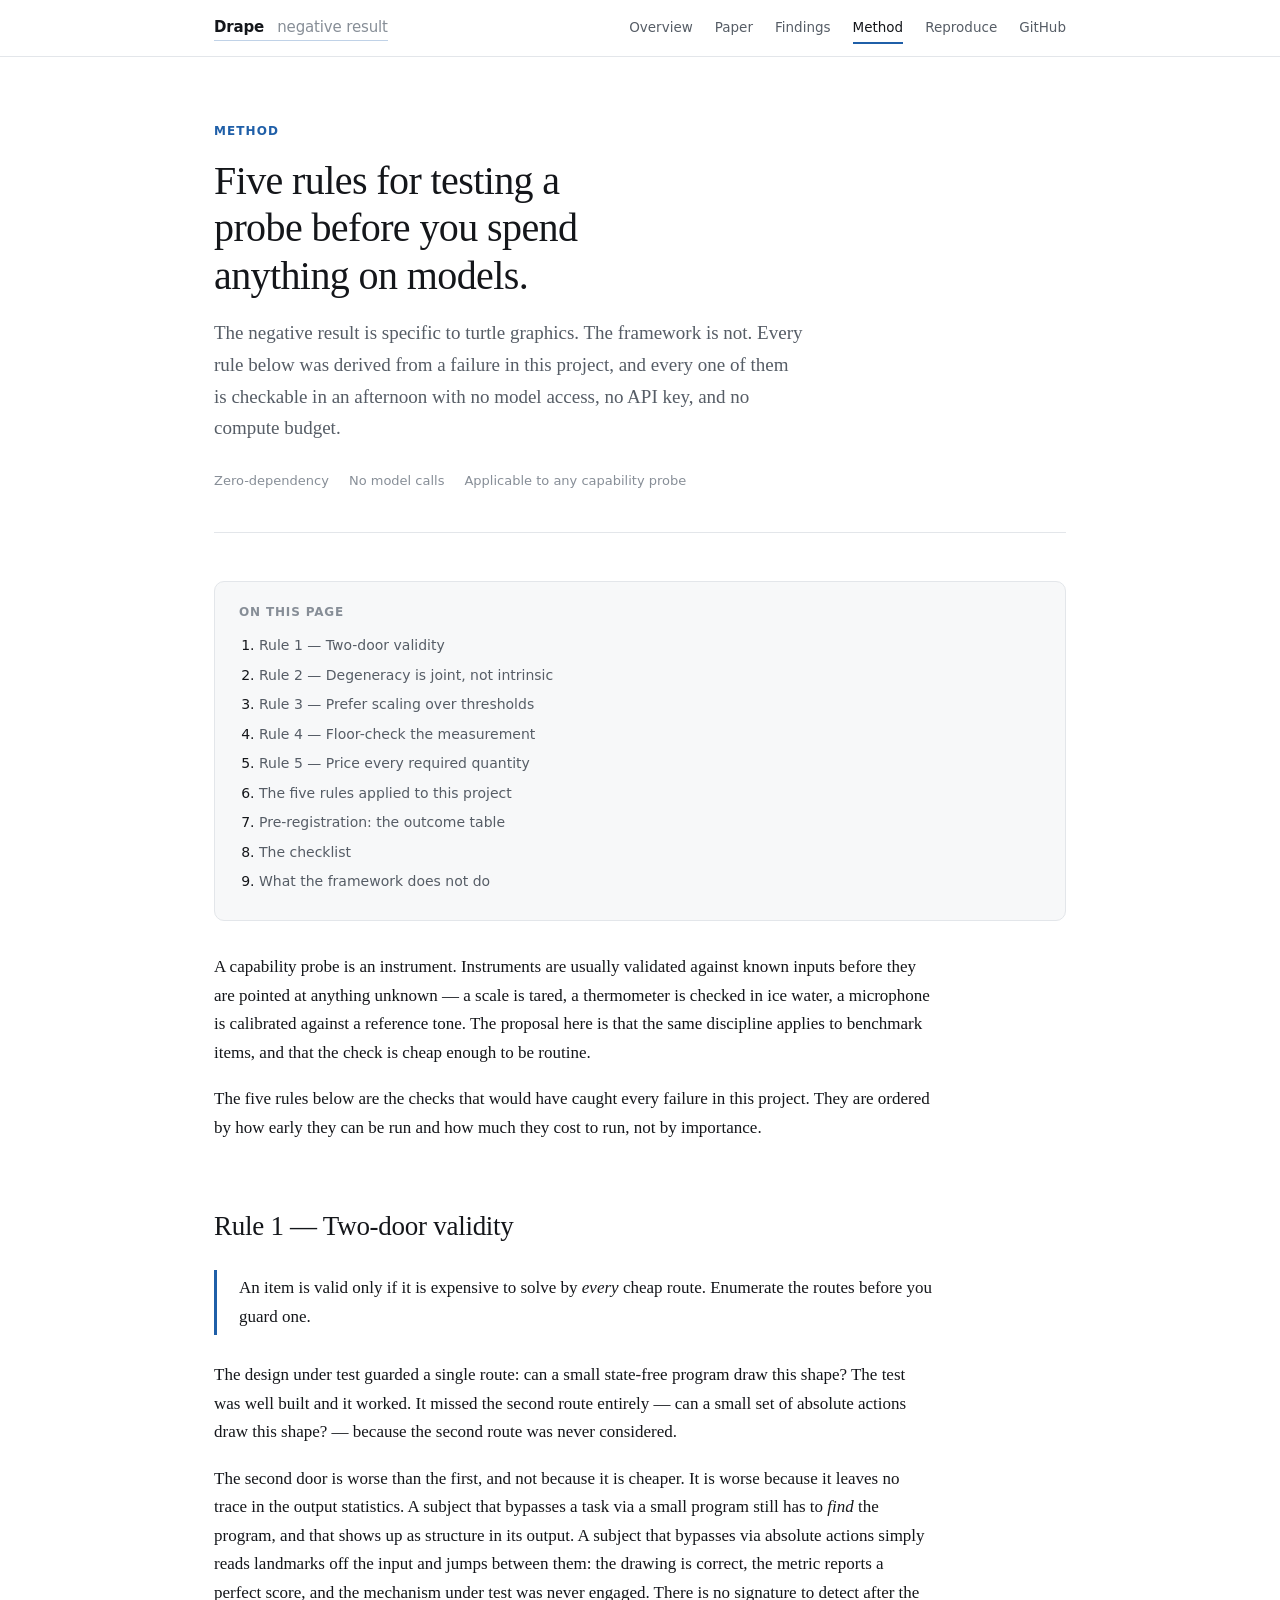
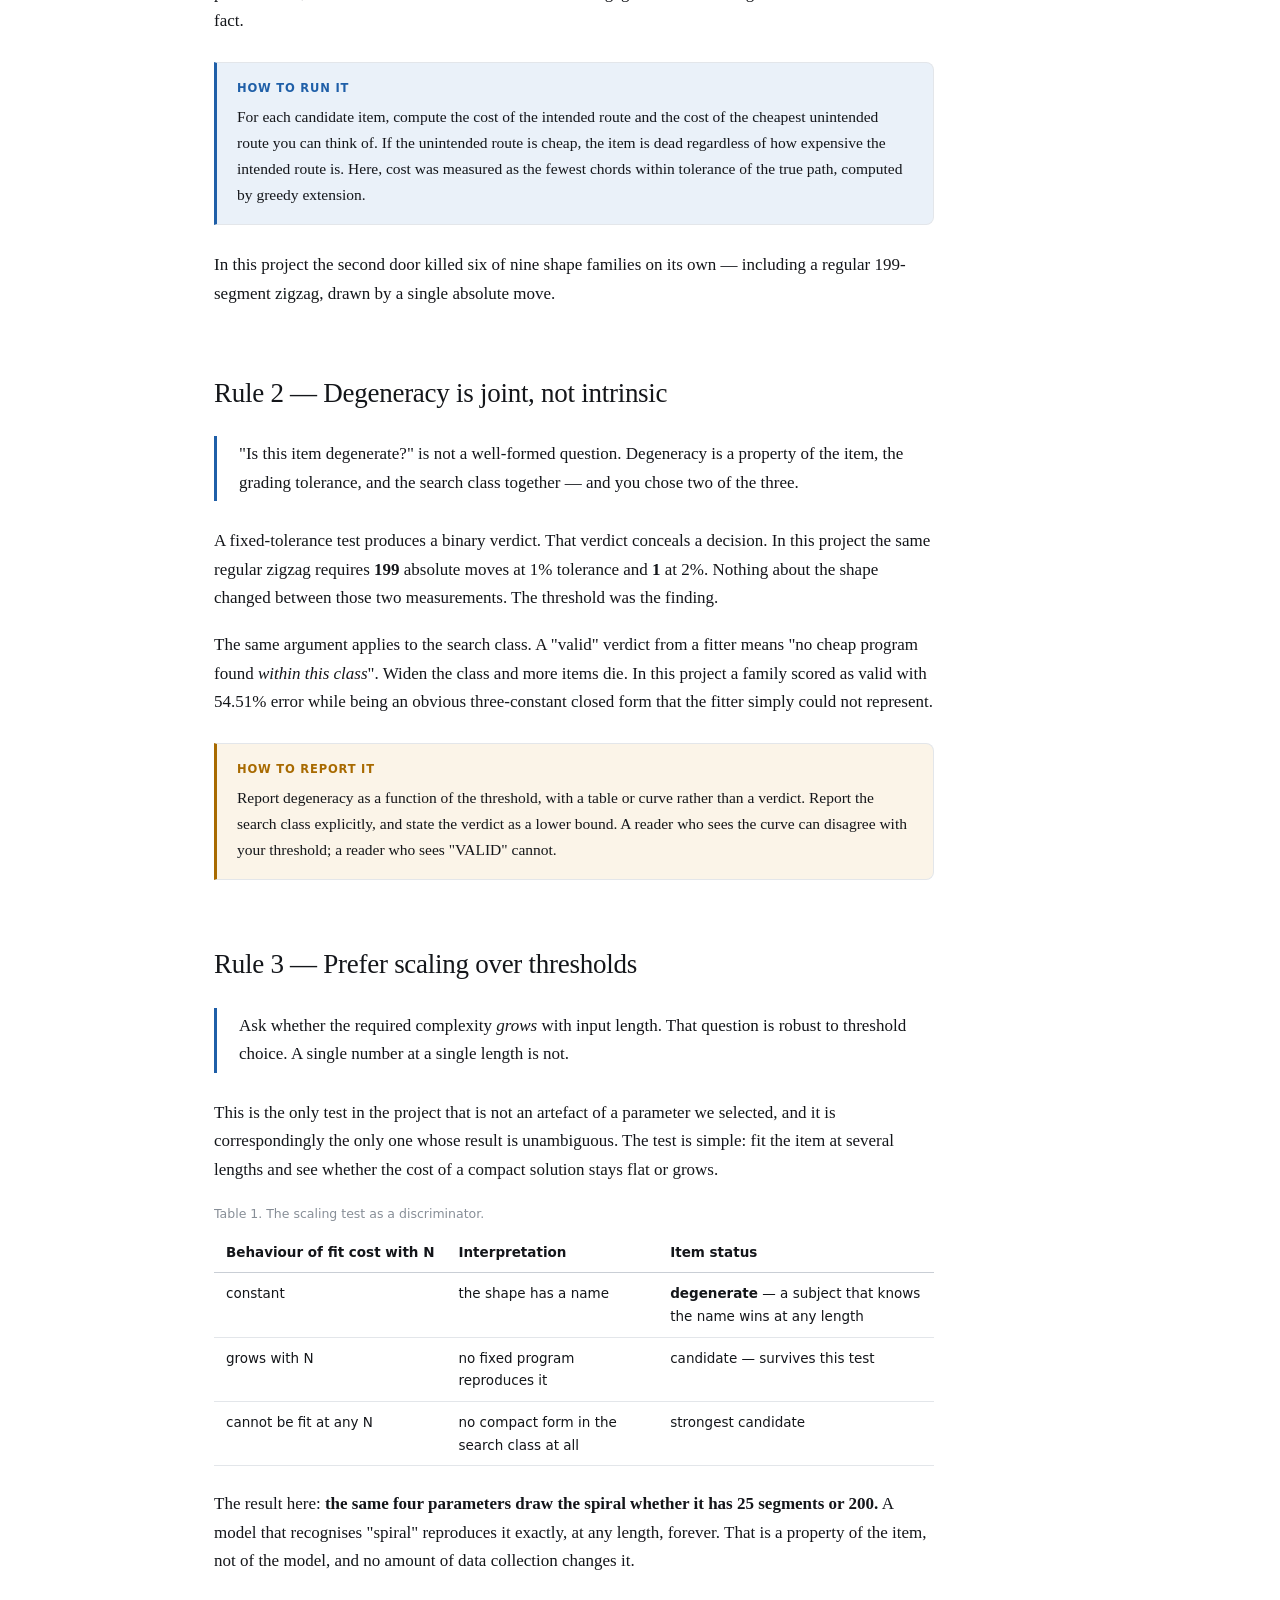
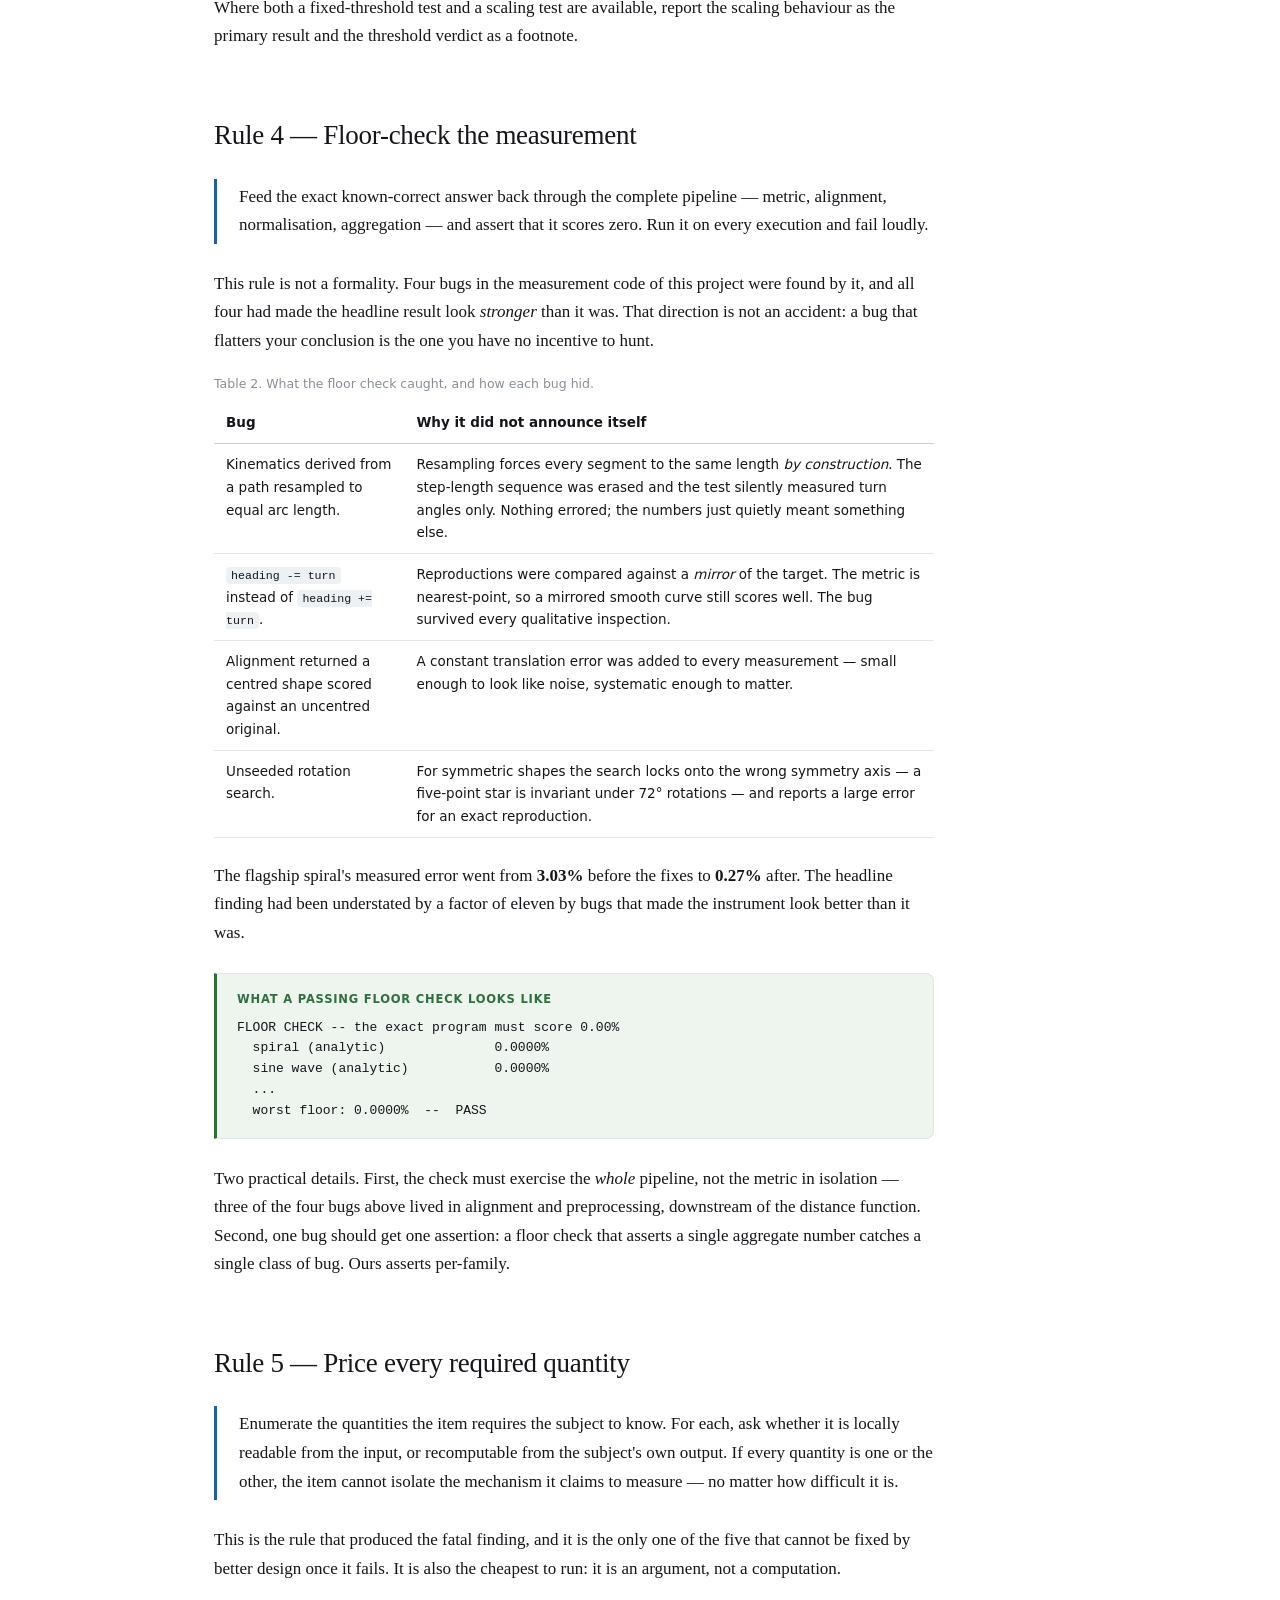
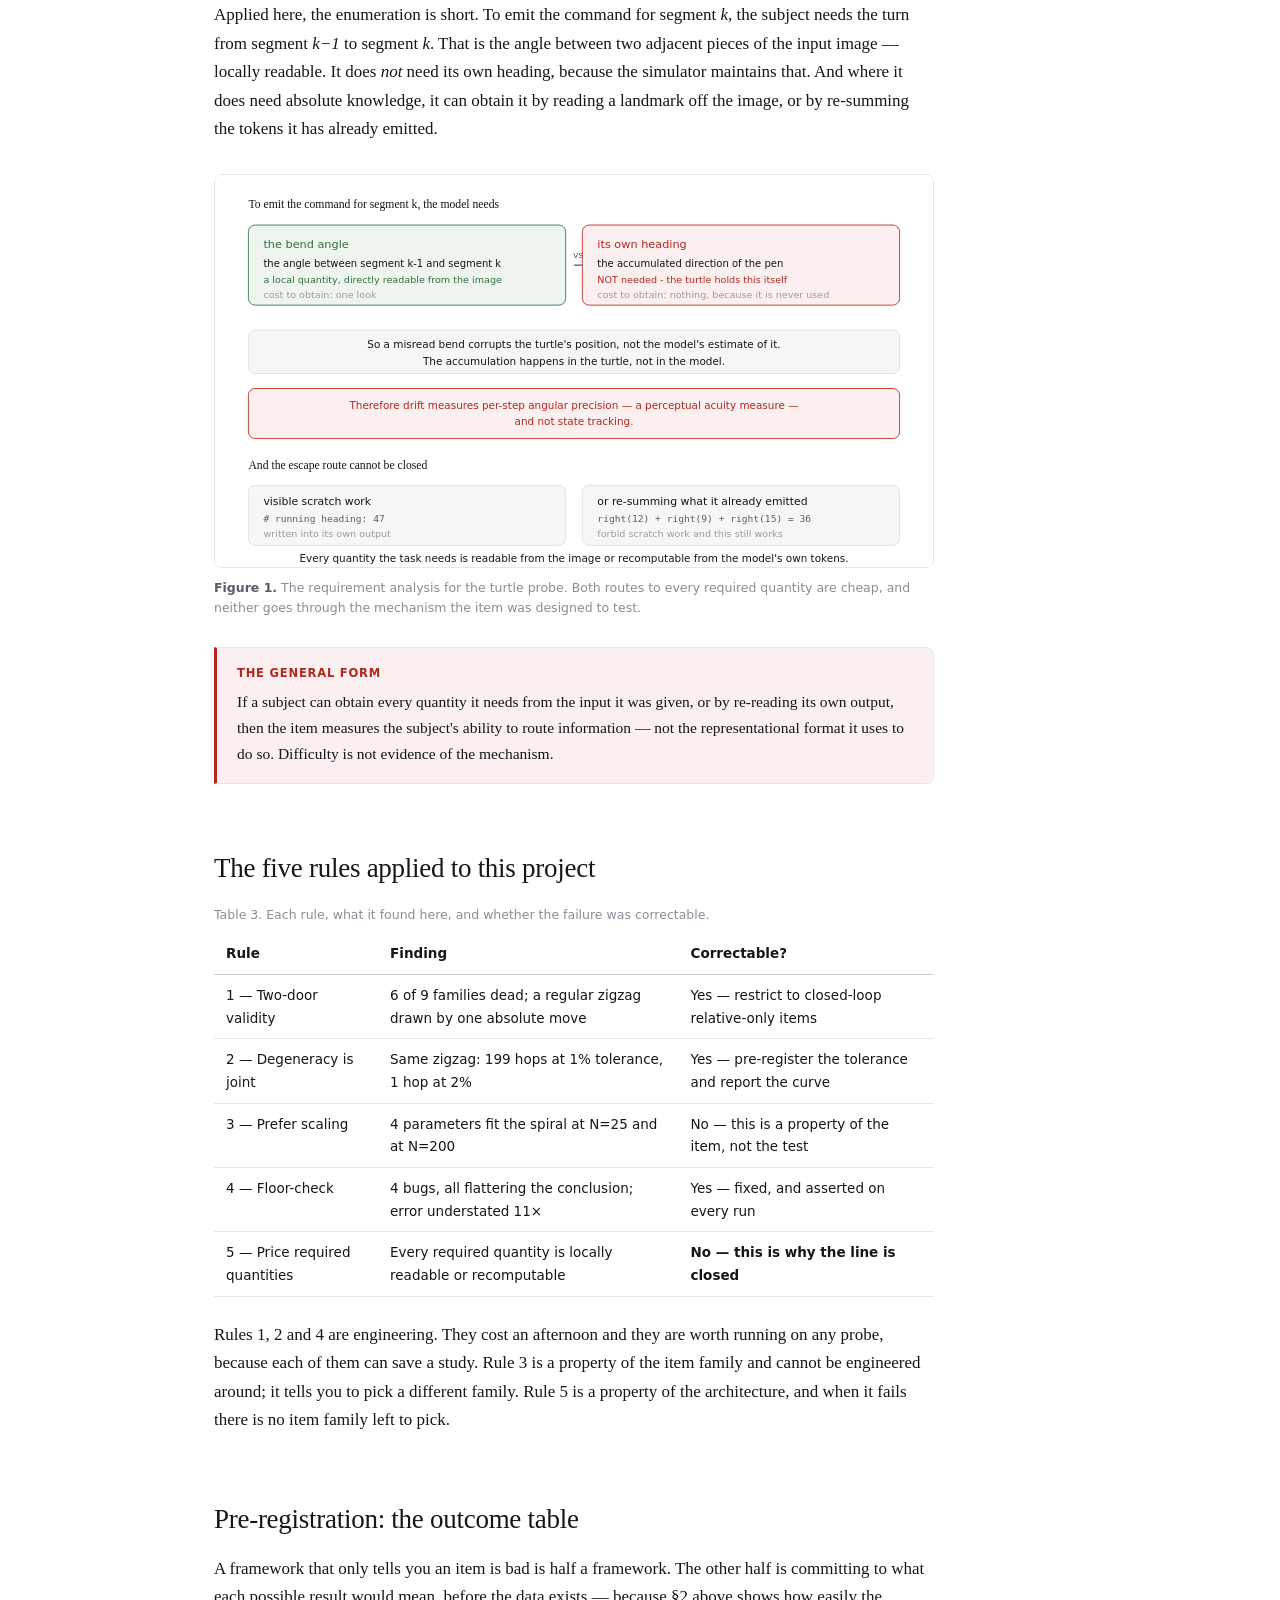
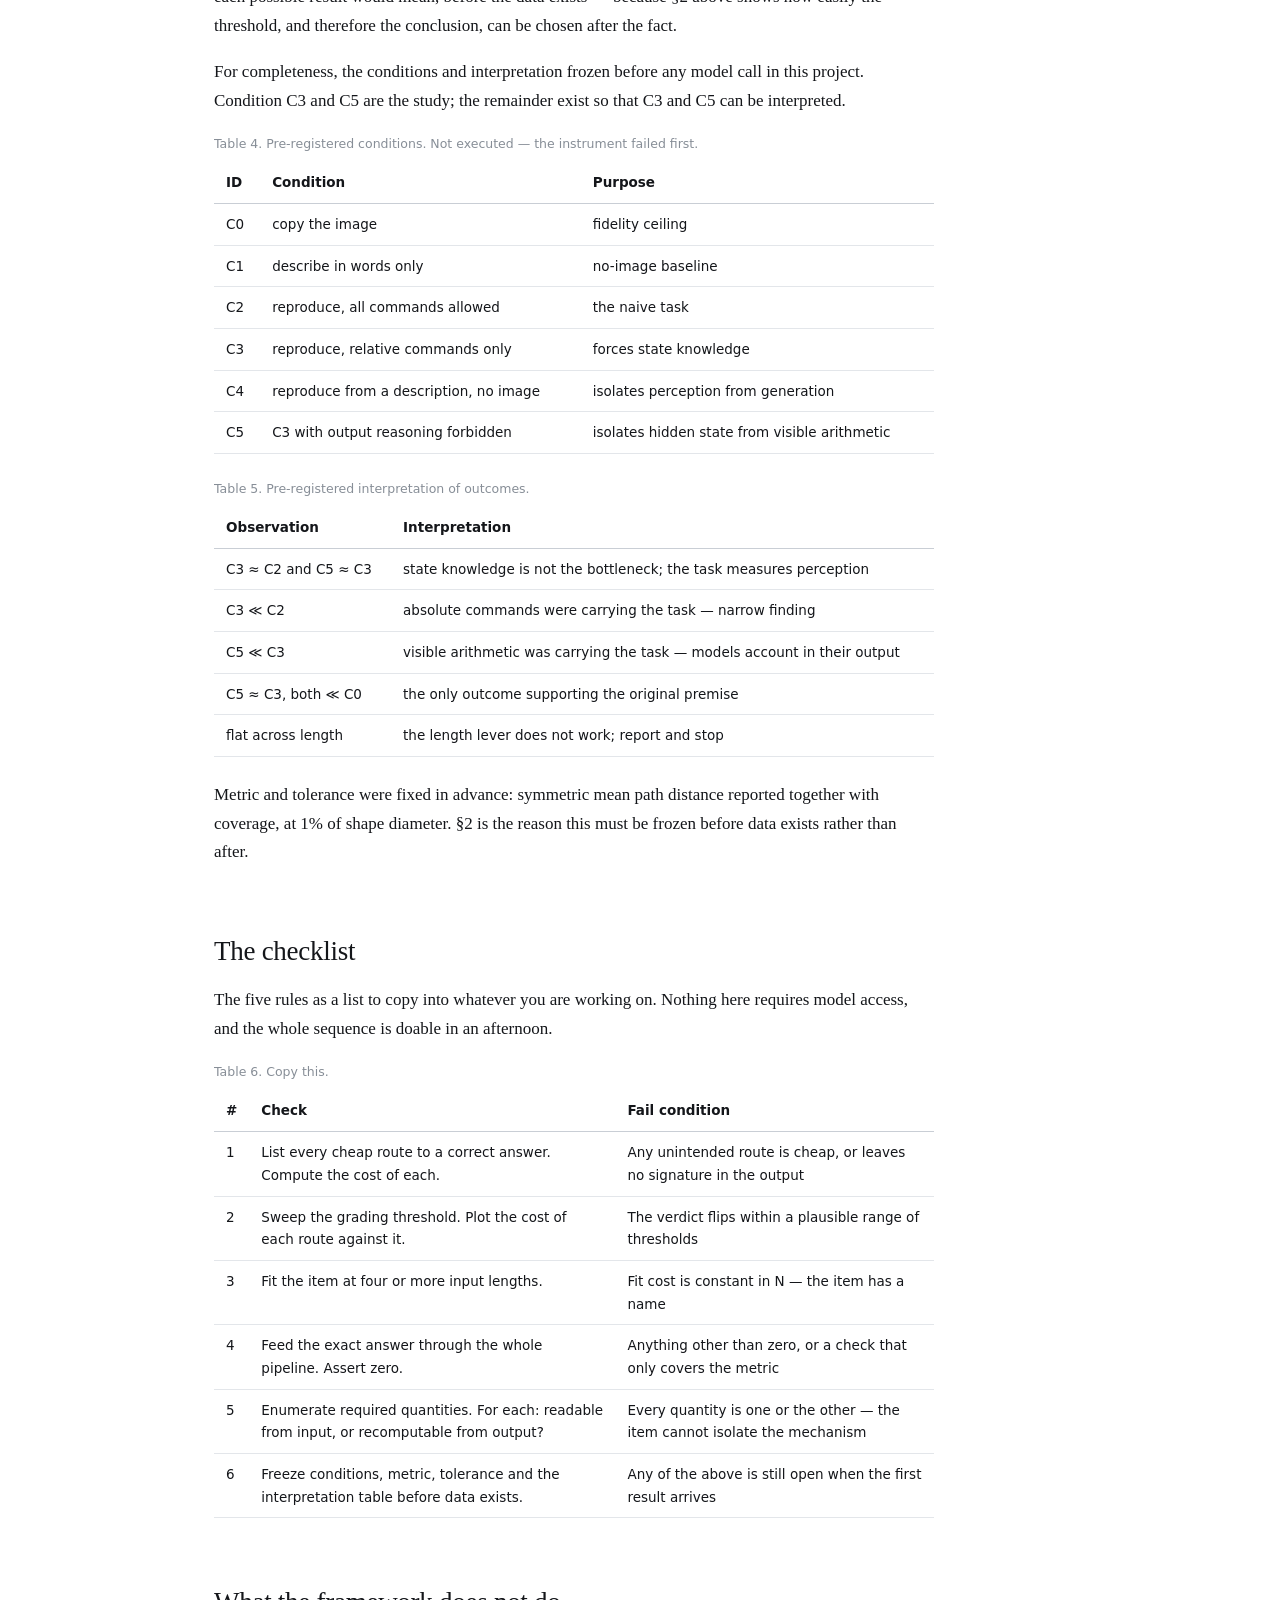
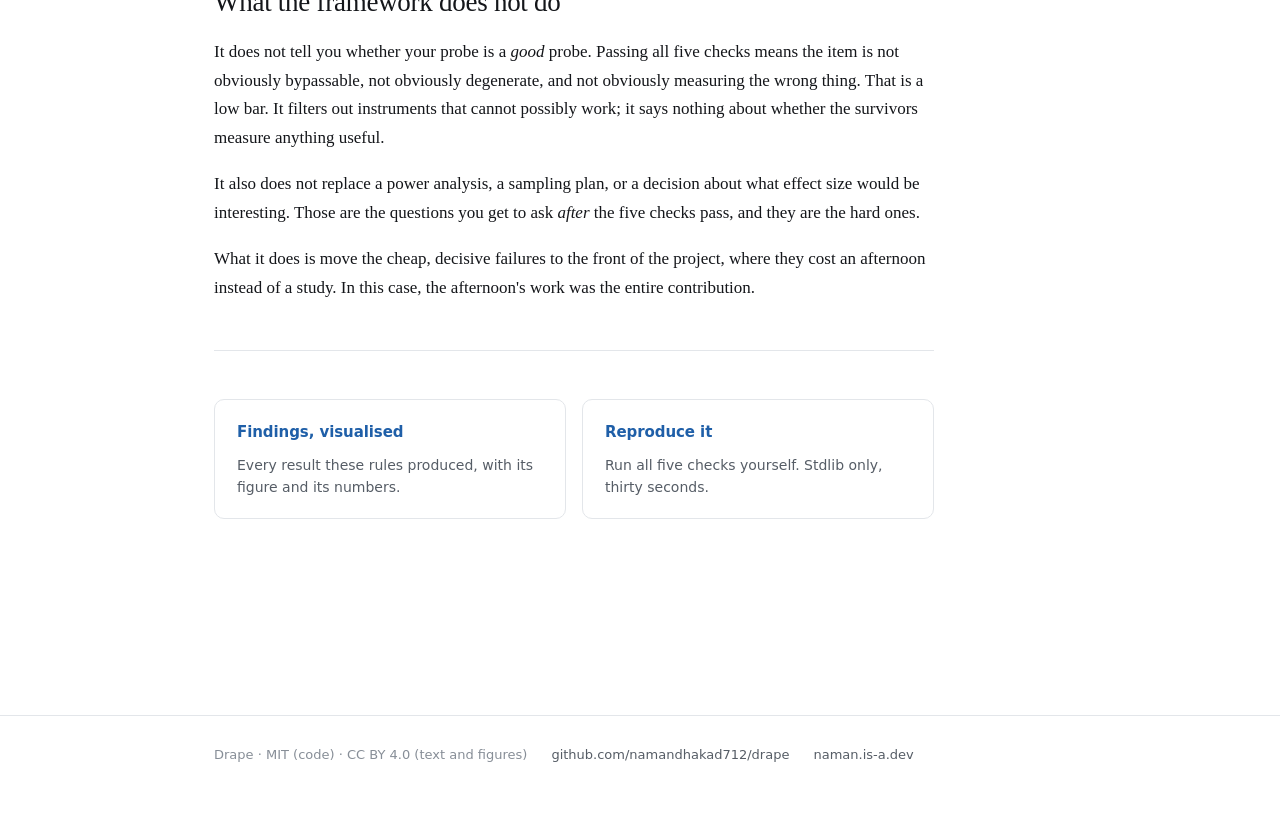
<file: docs/method.html>
<!DOCTYPE html>
<html lang="en">

<head>
  <meta charset="utf-8">
  <meta name="viewport" content="width=device-width, initial-scale=1">
  <title>Method — Drape</title>
  <meta name="description"
    content="Five rules for testing whether a proposed capability probe can work at all — before spending anything on models. Derived from a failed turtle-graphics probe.">
  <link rel="icon" href="assets/favicon.svg" type="image/svg+xml">
  <link rel="canonical" href="https://namandhakad712.github.io/drape/method.html">
  <meta name="author" content="Naman Dhakad">
  <meta name="theme-color" content="#1f5fa8">
  <meta property="og:type" content="website">
  <meta property="og:site_name" content="Drape">
  <meta property="og:url" content="https://namandhakad712.github.io/drape/method.html">
  <meta property="og:title" content="Method — Drape">
  <meta property="og:description"
    content="Five rules for testing whether a proposed capability probe can work at all — before spending anything on models. Derived from a failed turtle-graphics probe.">
  <meta property="og:image" content="https://namandhakad712.github.io/drape/assets/figures/fig1-degeneracy.svg">
  <meta name="twitter:card" content="summary_large_image">
  <meta name="twitter:title" content="Method — Drape">
  <meta name="twitter:description"
    content="Five rules for testing whether a proposed capability probe can work at all — before spending anything on models. Derived from a failed turtle-graphics probe.">
  <link rel="stylesheet" href="assets/style.css">
</head>

<body>

  <header class="site-header">
    <div class="inner">
      <a class="brand" href="index.html">Drape <span>negative result</span></a>
      <nav class="site-nav">
        <a href="index.html">Overview</a>
        <a href="paper.html">Paper</a>
        <a href="findings.html">Findings</a>
        <a href="method.html" aria-current="page">Method</a>
        <a href="reproduce.html">Reproduce</a>
        <a href="https://github.com/namandhakad712/turtle-graphics-probe">GitHub</a>
      </nav>
    </div>
  </header>

  <main>

    <section class="hero">
      <p class="kicker">Method</p>
      <h1>Five rules for testing a probe before you spend anything on models.</h1>
      <p class="lede">
        The negative result is specific to turtle graphics. The framework is not. Every rule below was
        derived from a failure in this project, and every one of them is checkable in an afternoon with
        no model access, no API key, and no compute budget.
      </p>
      <div class="meta">
        <span>Zero-dependency</span>
        <span>No model calls</span>
        <span>Applicable to any capability probe</span>
      </div>
    </section>

    <div class="toc">
      <h3>On this page</h3>
      <ol>
        <li><a href="#r1">Rule 1 — Two-door validity</a></li>
        <li><a href="#r2">Rule 2 — Degeneracy is joint, not intrinsic</a></li>
        <li><a href="#r3">Rule 3 — Prefer scaling over thresholds</a></li>
        <li><a href="#r4">Rule 4 — Floor-check the measurement</a></li>
        <li><a href="#r5">Rule 5 — Price every required quantity</a></li>
        <li><a href="#applied">The five rules applied to this project</a></li>
        <li><a href="#prereg">Pre-registration: the outcome table</a></li>
        <li><a href="#checklist">The checklist</a></li>
        <li><a href="#limits">What the framework does not do</a></li>
      </ol>
    </div>

    <div class="prose">

      <p>
        A capability probe is an instrument. Instruments are usually validated against known inputs before
        they are pointed at anything unknown — a scale is tared, a thermometer is checked in ice water, a
        microphone is calibrated against a reference tone. The proposal here is that the same discipline
        applies to benchmark items, and that the check is cheap enough to be routine.
      </p>

      <p>
        The five rules below are the checks that would have caught every failure in this project. They are
        ordered by how early they can be run and how much they cost to run, not by importance.
      </p>

      <h2 id="r1">Rule 1 — Two-door validity</h2>

      <blockquote>
        <p>
          An item is valid only if it is expensive to solve by <em>every</em> cheap route. Enumerate the
          routes before you guard one.
        </p>
      </blockquote>

      <p>
        The design under test guarded a single route: can a small state-free program draw this shape? The
        test was well built and it worked. It missed the second route entirely — can a small set of
        absolute actions draw this shape? — because the second route was never considered.
      </p>

      <p>
        The second door is worse than the first, and not because it is cheaper. It is worse because it
        leaves no trace in the output statistics. A subject that bypasses a task via a small program still
        has to <em>find</em> the program, and that shows up as structure in its output. A subject that
        bypasses via absolute actions simply reads landmarks off the input and jumps between them: the
        drawing is correct, the metric reports a perfect score, and the mechanism under test was never
        engaged. There is no signature to detect after the fact.
      </p>

      <div class="note">
        <span class="lbl">How to run it</span>
        <p>
          For each candidate item, compute the cost of the intended route and the cost of the cheapest
          unintended route you can think of. If the unintended route is cheap, the item is dead regardless
          of how expensive the intended route is. Here, cost was measured as the fewest chords within
          tolerance of the true path, computed by greedy extension.
        </p>
      </div>

      <p>
        In this project the second door killed six of nine shape families on its own — including a regular
        199-segment zigzag, drawn by a single absolute move.
      </p>

      <h2 id="r2">Rule 2 — Degeneracy is joint, not intrinsic</h2>

      <blockquote>
        <p>
          "Is this item degenerate?" is not a well-formed question. Degeneracy is a property of the item,
          the grading tolerance, and the search class together — and you chose two of the three.
        </p>
      </blockquote>

      <p>
        A fixed-tolerance test produces a binary verdict. That verdict conceals a decision. In this
        project the same regular zigzag requires <strong>199</strong> absolute moves at 1% tolerance and
        <strong>1</strong> at 2%. Nothing about the shape changed between those two measurements. The
        threshold was the finding.
      </p>

      <p>
        The same argument applies to the search class. A "valid" verdict from a fitter means "no cheap
        program found <em>within this class</em>". Widen the class and more items die. In this project a
        family scored as valid with 54.51% error while being an obvious three-constant closed form that
        the fitter simply could not represent.
      </p>

      <div class="note amber">
        <span class="lbl">How to report it</span>
        <p>
          Report degeneracy as a function of the threshold, with a table or curve rather than a verdict.
          Report the search class explicitly, and state the verdict as a lower bound. A reader who sees
          the curve can disagree with your threshold; a reader who sees "VALID" cannot.
        </p>
      </div>

      <h2 id="r3">Rule 3 — Prefer scaling over thresholds</h2>

      <blockquote>
        <p>
          Ask whether the required complexity <em>grows</em> with input length. That question is robust to
          threshold choice. A single number at a single length is not.
        </p>
      </blockquote>

      <p>
        This is the only test in the project that is not an artefact of a parameter we selected, and it is
        correspondingly the only one whose result is unambiguous. The test is simple: fit the item at
        several lengths and see whether the cost of a compact solution stays flat or grows.
      </p>

      <div class="tbl-scroll">
        <table>
          <caption>Table 1. The scaling test as a discriminator.</caption>
          <thead>
            <tr>
              <th>Behaviour of fit cost with N</th>
              <th>Interpretation</th>
              <th>Item status</th>
            </tr>
          </thead>
          <tbody>
            <tr>
              <td>constant</td>
              <td>the shape has a name</td>
              <td><strong>degenerate</strong> — a subject that knows the name wins at any length</td>
            </tr>
            <tr>
              <td>grows with N</td>
              <td>no fixed program reproduces it</td>
              <td>candidate — survives this test</td>
            </tr>
            <tr>
              <td>cannot be fit at any N</td>
              <td>no compact form in the search class at all</td>
              <td>strongest candidate</td>
            </tr>
          </tbody>
        </table>
      </div>

      <p>
        The result here: <strong>the same four parameters draw the spiral whether it has 25 segments or
          200.</strong> A model that recognises "spiral" reproduces it exactly, at any length, forever. That
        is a property of the item, not of the model, and no amount of data collection changes it.
      </p>

      <p>
        Where both a fixed-threshold test and a scaling test are available, report the scaling behaviour
        as the primary result and the threshold verdict as a footnote.
      </p>

      <h2 id="r4">Rule 4 — Floor-check the measurement</h2>

      <blockquote>
        <p>
          Feed the exact known-correct answer back through the complete pipeline — metric, alignment,
          normalisation, aggregation — and assert that it scores zero. Run it on every execution and fail
          loudly.
        </p>
      </blockquote>

      <p>
        This rule is not a formality. Four bugs in the measurement code of this project were found by it,
        and all four had made the headline result look <em>stronger</em> than it was. That direction is
        not an accident: a bug that flatters your conclusion is the one you have no incentive to hunt.
      </p>

      <div class="tbl-scroll">
        <table>
          <caption>Table 2. What the floor check caught, and how each bug hid.</caption>
          <thead>
            <tr>
              <th>Bug</th>
              <th>Why it did not announce itself</th>
            </tr>
          </thead>
          <tbody>
            <tr>
              <td>Kinematics derived from a path resampled to equal arc length.</td>
              <td>Resampling forces every segment to the same length <em>by construction</em>. The
                step-length sequence was erased and the test silently measured turn angles only. Nothing
                errored; the numbers just quietly meant something else.</td>
            </tr>
            <tr>
              <td><code>heading -= turn</code> instead of <code>heading += turn</code>.</td>
              <td>Reproductions were compared against a <em>mirror</em> of the target. The metric is
                nearest-point, so a mirrored smooth curve still scores well. The bug survived every
                qualitative inspection.</td>
            </tr>
            <tr>
              <td>Alignment returned a centred shape scored against an uncentred original.</td>
              <td>A constant translation error was added to every measurement — small enough to look like
                noise, systematic enough to matter.</td>
            </tr>
            <tr>
              <td>Unseeded rotation search.</td>
              <td>For symmetric shapes the search locks onto the wrong symmetry axis — a five-point star is
                invariant under 72° rotations — and reports a large error for an exact reproduction.</td>
            </tr>
          </tbody>
        </table>
      </div>

      <p>
        The flagship spiral's measured error went from <strong>3.03%</strong> before the fixes to
        <strong>0.27%</strong> after. The headline finding had been understated by a factor of eleven by
        bugs that made the instrument look better than it was.
      </p>

      <div class="note green">
        <span class="lbl">What a passing floor check looks like</span>
        <pre style="margin:8px 0 0;background:transparent;border:none;padding:0;"><code>FLOOR CHECK -- the exact program must score 0.00%
  spiral (analytic)              0.0000%
  sine wave (analytic)           0.0000%
  ...
  worst floor: 0.0000%  --  PASS</code></pre>
      </div>

      <p>
        Two practical details. First, the check must exercise the <em>whole</em> pipeline, not the metric
        in isolation — three of the four bugs above lived in alignment and preprocessing, downstream of
        the distance function. Second, one bug should get one assertion: a floor check that asserts a
        single aggregate number catches a single class of bug. Ours asserts per-family.
      </p>

      <h2 id="r5">Rule 5 — Price every required quantity</h2>

      <blockquote>
        <p>
          Enumerate the quantities the item requires the subject to know. For each, ask whether it is
          locally readable from the input, or recomputable from the subject's own output. If every
          quantity is one or the other, the item cannot isolate the mechanism it claims to measure — no
          matter how difficult it is.
        </p>
      </blockquote>

      <p>
        This is the rule that produced the fatal finding, and it is the only one of the five that cannot
        be fixed by better design once it fails. It is also the cheapest to run: it is an argument, not a
        computation.
      </p>

      <p>
        Applied here, the enumeration is short. To emit the command for segment <em>k</em>, the subject
        needs the turn from segment <em>k−1</em> to segment <em>k</em>. That is the angle between two
        adjacent pieces of the input image — locally readable. It does <em>not</em> need its own heading,
        because the simulator maintains that. And where it does need absolute knowledge, it can obtain it
        by reading a landmark off the image, or by re-summing the tokens it has already emitted.
      </p>

      <figure>
        <img src="assets/figures/fig7-requirements.svg"
          alt="Diagram showing the bend angle readable from the image versus the model's own heading, which the turtle holds. Below, the two escape routes: scratch work in the output, and re-summing already-emitted commands.">
        <figcaption>
          <b>Figure 1.</b> The requirement analysis for the turtle probe. Both routes to every required
          quantity are cheap, and neither goes through the mechanism the item was designed to test.
        </figcaption>
      </figure>

      <div class="note red">
        <span class="lbl">The general form</span>
        <p>
          If a subject can obtain every quantity it needs from the input it was given, or by re-reading
          its own output, then the item measures the subject's ability to route information — not the
          representational format it uses to do so. Difficulty is not evidence of the mechanism.
        </p>
      </div>

      <h2 id="applied">The five rules applied to this project</h2>

      <div class="tbl-scroll">
        <table>
          <caption>Table 3. Each rule, what it found here, and whether the failure was correctable.</caption>
          <thead>
            <tr>
              <th>Rule</th>
              <th>Finding</th>
              <th>Correctable?</th>
            </tr>
          </thead>
          <tbody>
            <tr>
              <td>1 — Two-door validity</td>
              <td>6 of 9 families dead; a regular zigzag drawn by one absolute move</td>
              <td>Yes — restrict to closed-loop relative-only items</td>
            </tr>
            <tr>
              <td>2 — Degeneracy is joint</td>
              <td>Same zigzag: 199 hops at 1% tolerance, 1 hop at 2%</td>
              <td>Yes — pre-register the tolerance and report the curve</td>
            </tr>
            <tr>
              <td>3 — Prefer scaling</td>
              <td>4 parameters fit the spiral at N=25 and at N=200</td>
              <td>No — this is a property of the item, not the test</td>
            </tr>
            <tr>
              <td>4 — Floor-check</td>
              <td>4 bugs, all flattering the conclusion; error understated 11×</td>
              <td>Yes — fixed, and asserted on every run</td>
            </tr>
            <tr>
              <td>5 — Price required quantities</td>
              <td>Every required quantity is locally readable or recomputable</td>
              <td><strong>No — this is why the line is closed</strong></td>
            </tr>
          </tbody>
        </table>
      </div>

      <p>
        Rules 1, 2 and 4 are engineering. They cost an afternoon and they are worth running on any probe,
        because each of them can save a study. Rule 3 is a property of the item family and cannot be
        engineered around; it tells you to pick a different family. Rule 5 is a property of the
        architecture, and when it fails there is no item family left to pick.
      </p>

      <h2 id="prereg">Pre-registration: the outcome table</h2>

      <p>
        A framework that only tells you an item is bad is half a framework. The other half is committing
        to what each possible result would mean, before the data exists — because §2 above shows how
        easily the threshold, and therefore the conclusion, can be chosen after the fact.
      </p>

      <p>
        For completeness, the conditions and interpretation frozen before any model call in this project.
        Condition C3 and C5 are the study; the remainder exist so that C3 and C5 can be interpreted.
      </p>

      <div class="tbl-scroll">
        <table>
          <caption>Table 4. Pre-registered conditions. Not executed — the instrument failed first.</caption>
          <thead>
            <tr>
              <th>ID</th>
              <th>Condition</th>
              <th>Purpose</th>
            </tr>
          </thead>
          <tbody>
            <tr>
              <td>C0</td>
              <td>copy the image</td>
              <td>fidelity ceiling</td>
            </tr>
            <tr>
              <td>C1</td>
              <td>describe in words only</td>
              <td>no-image baseline</td>
            </tr>
            <tr>
              <td>C2</td>
              <td>reproduce, all commands allowed</td>
              <td>the naive task</td>
            </tr>
            <tr>
              <td>C3</td>
              <td>reproduce, relative commands only</td>
              <td>forces state knowledge</td>
            </tr>
            <tr>
              <td>C4</td>
              <td>reproduce from a description, no image</td>
              <td>isolates perception from generation</td>
            </tr>
            <tr>
              <td>C5</td>
              <td>C3 with output reasoning forbidden</td>
              <td>isolates hidden state from visible arithmetic</td>
            </tr>
          </tbody>
        </table>
      </div>

      <div class="tbl-scroll">
        <table>
          <caption>Table 5. Pre-registered interpretation of outcomes.</caption>
          <thead>
            <tr>
              <th>Observation</th>
              <th>Interpretation</th>
            </tr>
          </thead>
          <tbody>
            <tr>
              <td>C3 ≈ C2 and C5 ≈ C3</td>
              <td>state knowledge is not the bottleneck; the task measures perception</td>
            </tr>
            <tr>
              <td>C3 ≪ C2</td>
              <td>absolute commands were carrying the task — narrow finding</td>
            </tr>
            <tr>
              <td>C5 ≪ C3</td>
              <td>visible arithmetic was carrying the task — models account in their output</td>
            </tr>
            <tr>
              <td>C5 ≈ C3, both ≪ C0</td>
              <td>the only outcome supporting the original premise</td>
            </tr>
            <tr>
              <td>flat across length</td>
              <td>the length lever does not work; report and stop</td>
            </tr>
          </tbody>
        </table>
      </div>

      <p>
        Metric and tolerance were fixed in advance: symmetric mean path distance reported together with
        coverage, at 1% of shape diameter. §2 is the reason this must be frozen before data exists rather
        than after.
      </p>

      <h2 id="checklist">The checklist</h2>

      <p>
        The five rules as a list to copy into whatever you are working on. Nothing here requires model
        access, and the whole sequence is doable in an afternoon.
      </p>

      <div class="tbl-scroll">
        <table>
          <caption>Table 6. Copy this.</caption>
          <thead>
            <tr>
              <th>#</th>
              <th>Check</th>
              <th>Fail condition</th>
            </tr>
          </thead>
          <tbody>
            <tr>
              <td>1</td>
              <td>List every cheap route to a correct answer. Compute the cost of each.</td>
              <td>Any unintended route is cheap, or leaves no signature in the output</td>
            </tr>
            <tr>
              <td>2</td>
              <td>Sweep the grading threshold. Plot the cost of each route against it.</td>
              <td>The verdict flips within a plausible range of thresholds</td>
            </tr>
            <tr>
              <td>3</td>
              <td>Fit the item at four or more input lengths.</td>
              <td>Fit cost is constant in N — the item has a name</td>
            </tr>
            <tr>
              <td>4</td>
              <td>Feed the exact answer through the whole pipeline. Assert zero.</td>
              <td>Anything other than zero, or a check that only covers the metric</td>
            </tr>
            <tr>
              <td>5</td>
              <td>Enumerate required quantities. For each: readable from input, or recomputable from output?</td>
              <td>Every quantity is one or the other — the item cannot isolate the mechanism</td>
            </tr>
            <tr>
              <td>6</td>
              <td>Freeze conditions, metric, tolerance and the interpretation table before data exists.</td>
              <td>Any of the above is still open when the first result arrives</td>
            </tr>
          </tbody>
        </table>
      </div>

      <h2 id="limits">What the framework does not do</h2>

      <p>
        It does not tell you whether your probe is a <em>good</em> probe. Passing all five checks means
        the item is not obviously bypassable, not obviously degenerate, and not obviously measuring the
        wrong thing. That is a low bar. It filters out instruments that cannot possibly work; it says
        nothing about whether the survivors measure anything useful.
      </p>

      <p>
        It also does not replace a power analysis, a sampling plan, or a decision about what effect size
        would be interesting. Those are the questions you get to ask <em>after</em> the five checks pass,
        and they are the hard ones.
      </p>

      <p>
        What it does is move the cheap, decisive failures to the front of the project, where they cost an
        afternoon instead of a study. In this case, the afternoon's work was the entire contribution.
      </p>

      <hr>

      <div class="card-grid">
        <a class="card" href="findings.html" style="text-decoration:none;border-bottom:1px solid var(--rule)">
          <h3>Findings, visualised</h3>
          <p>Every result these rules produced, with its figure and its numbers.</p>
        </a>
        <a class="card" href="reproduce.html" style="text-decoration:none;border-bottom:1px solid var(--rule)">
          <h3>Reproduce it</h3>
          <p>Run all five checks yourself. Stdlib only, thirty seconds.</p>
        </a>
      </div>

    </div>
  </main>

  <footer class="site-footer">
    <div class="inner">
      <span>Drape · MIT (code) · CC BY 4.0 (text and figures)</span>
      <a href="https://github.com/namandhakad712/turtle-graphics-probe">github.com/namandhakad712/drape</a>
      <a href="https://naman.is-a.dev">naman.is-a.dev</a>
    </div>
  </footer>

</body>

</html>
</file>
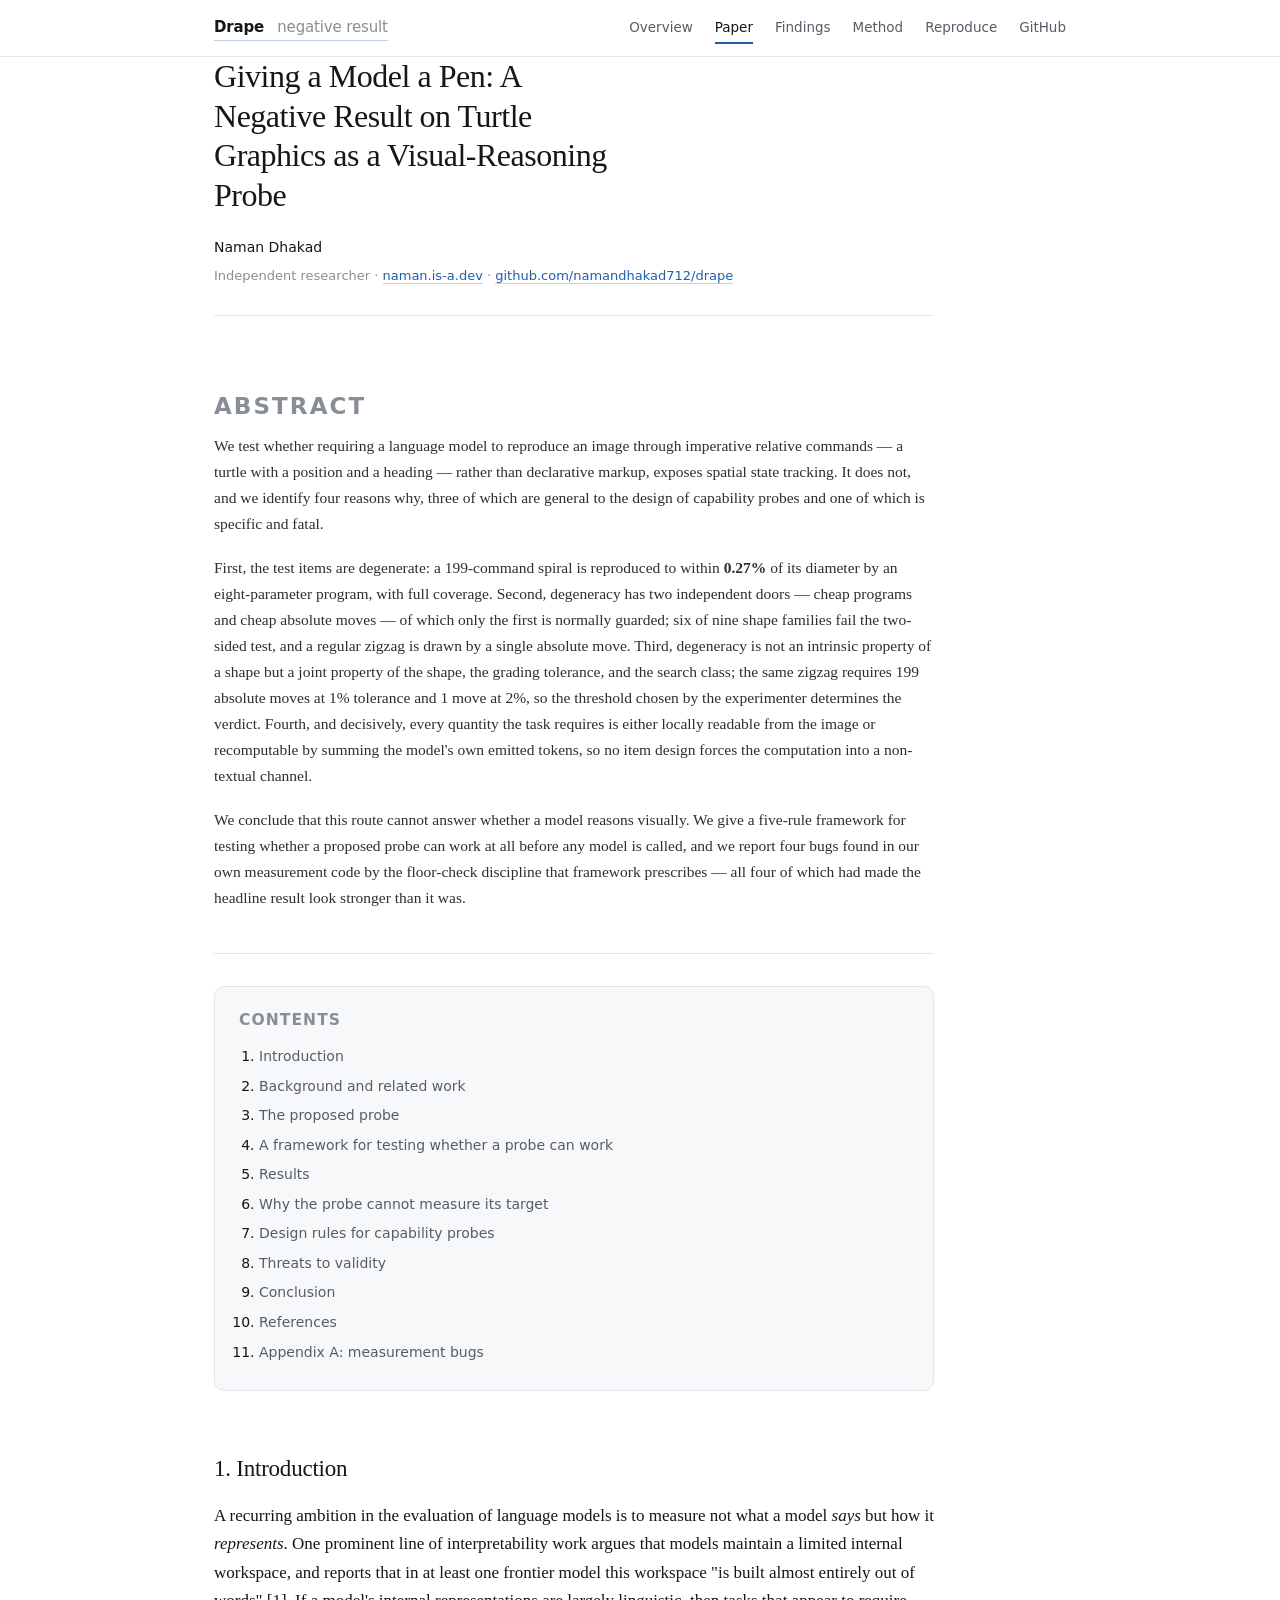
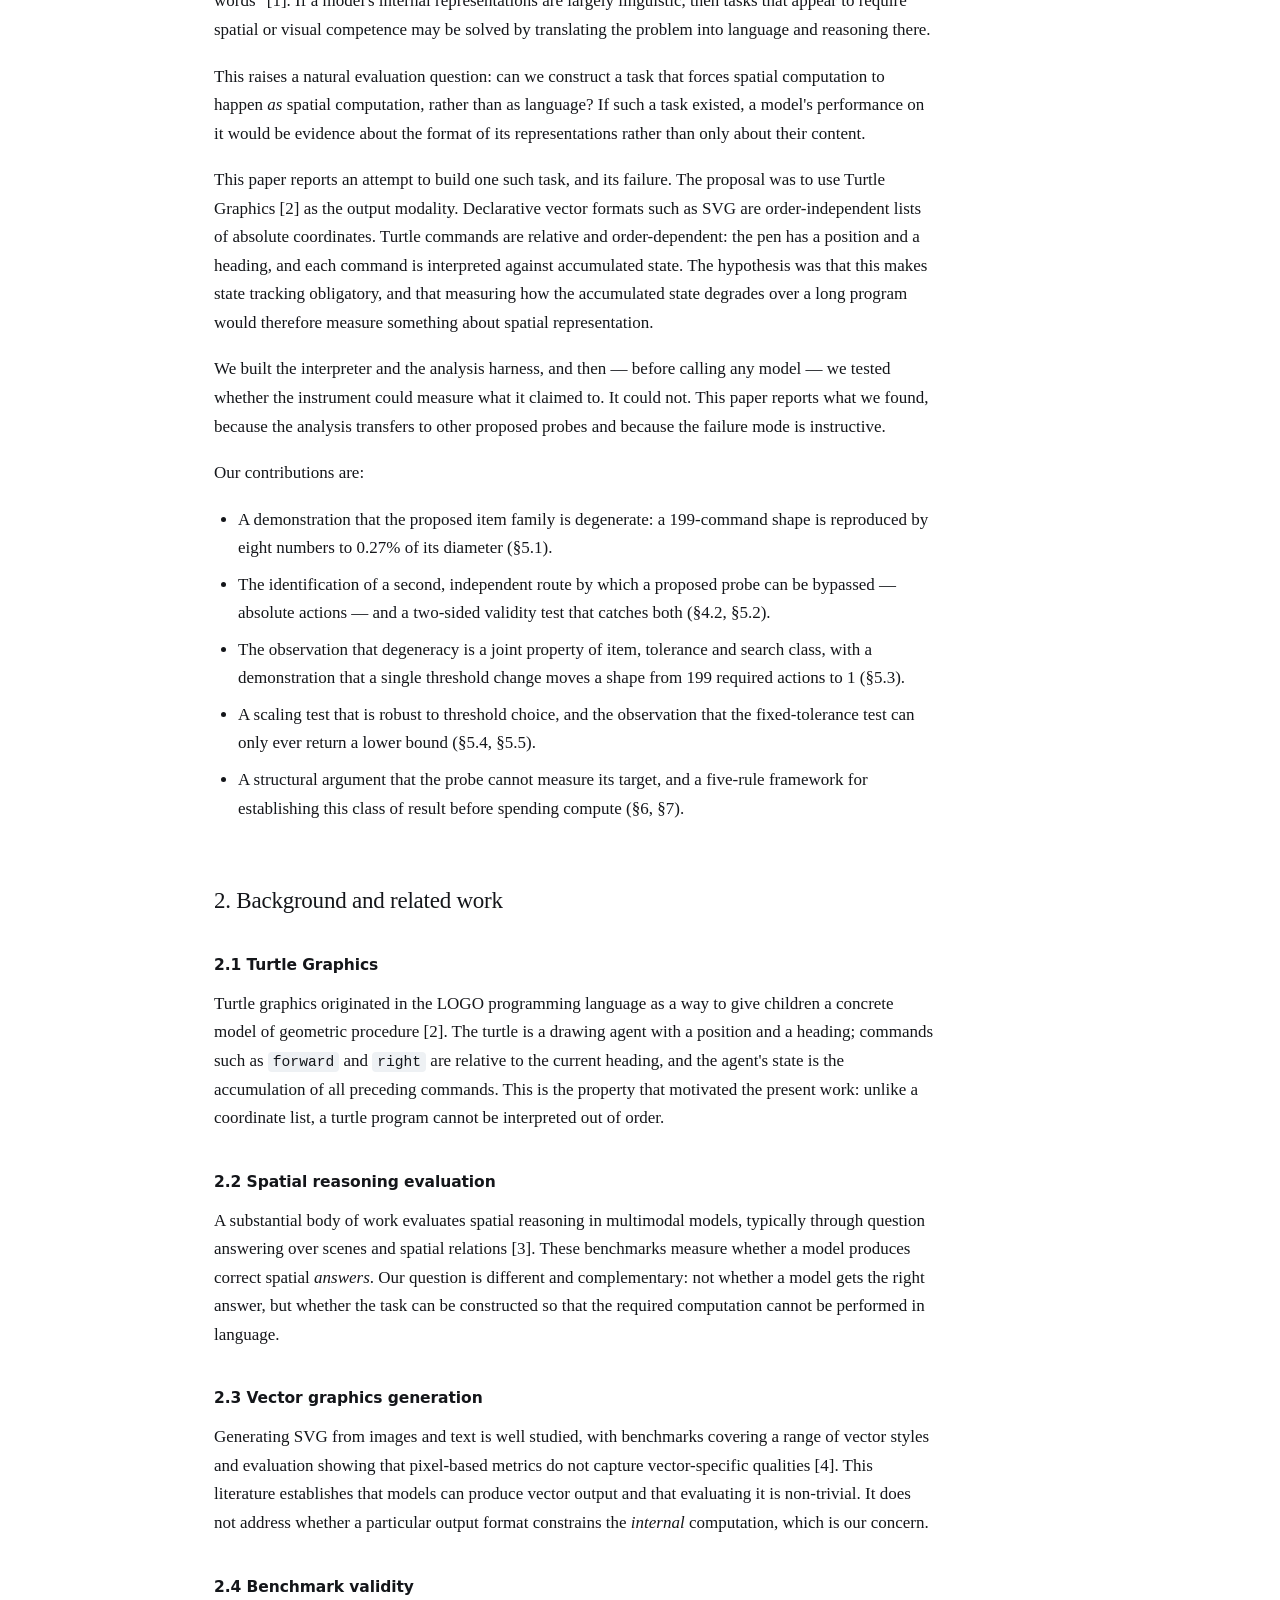
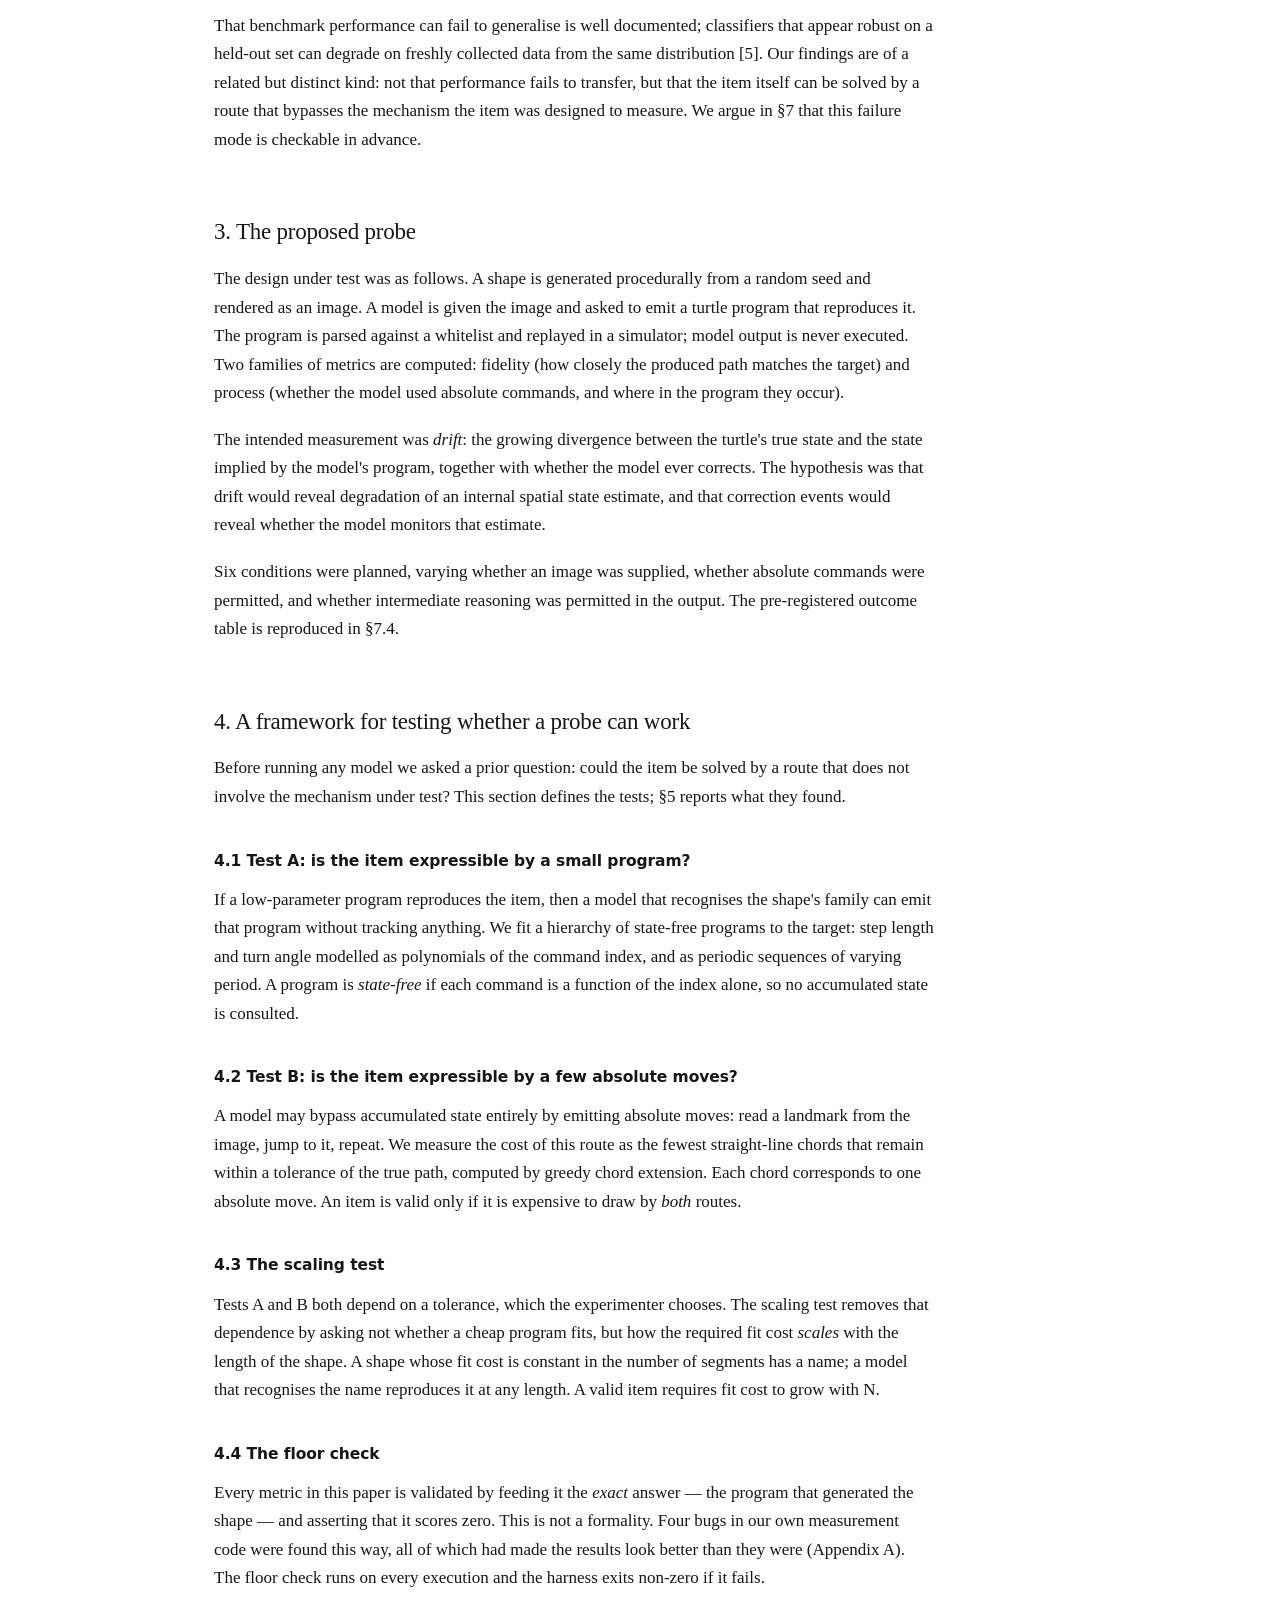
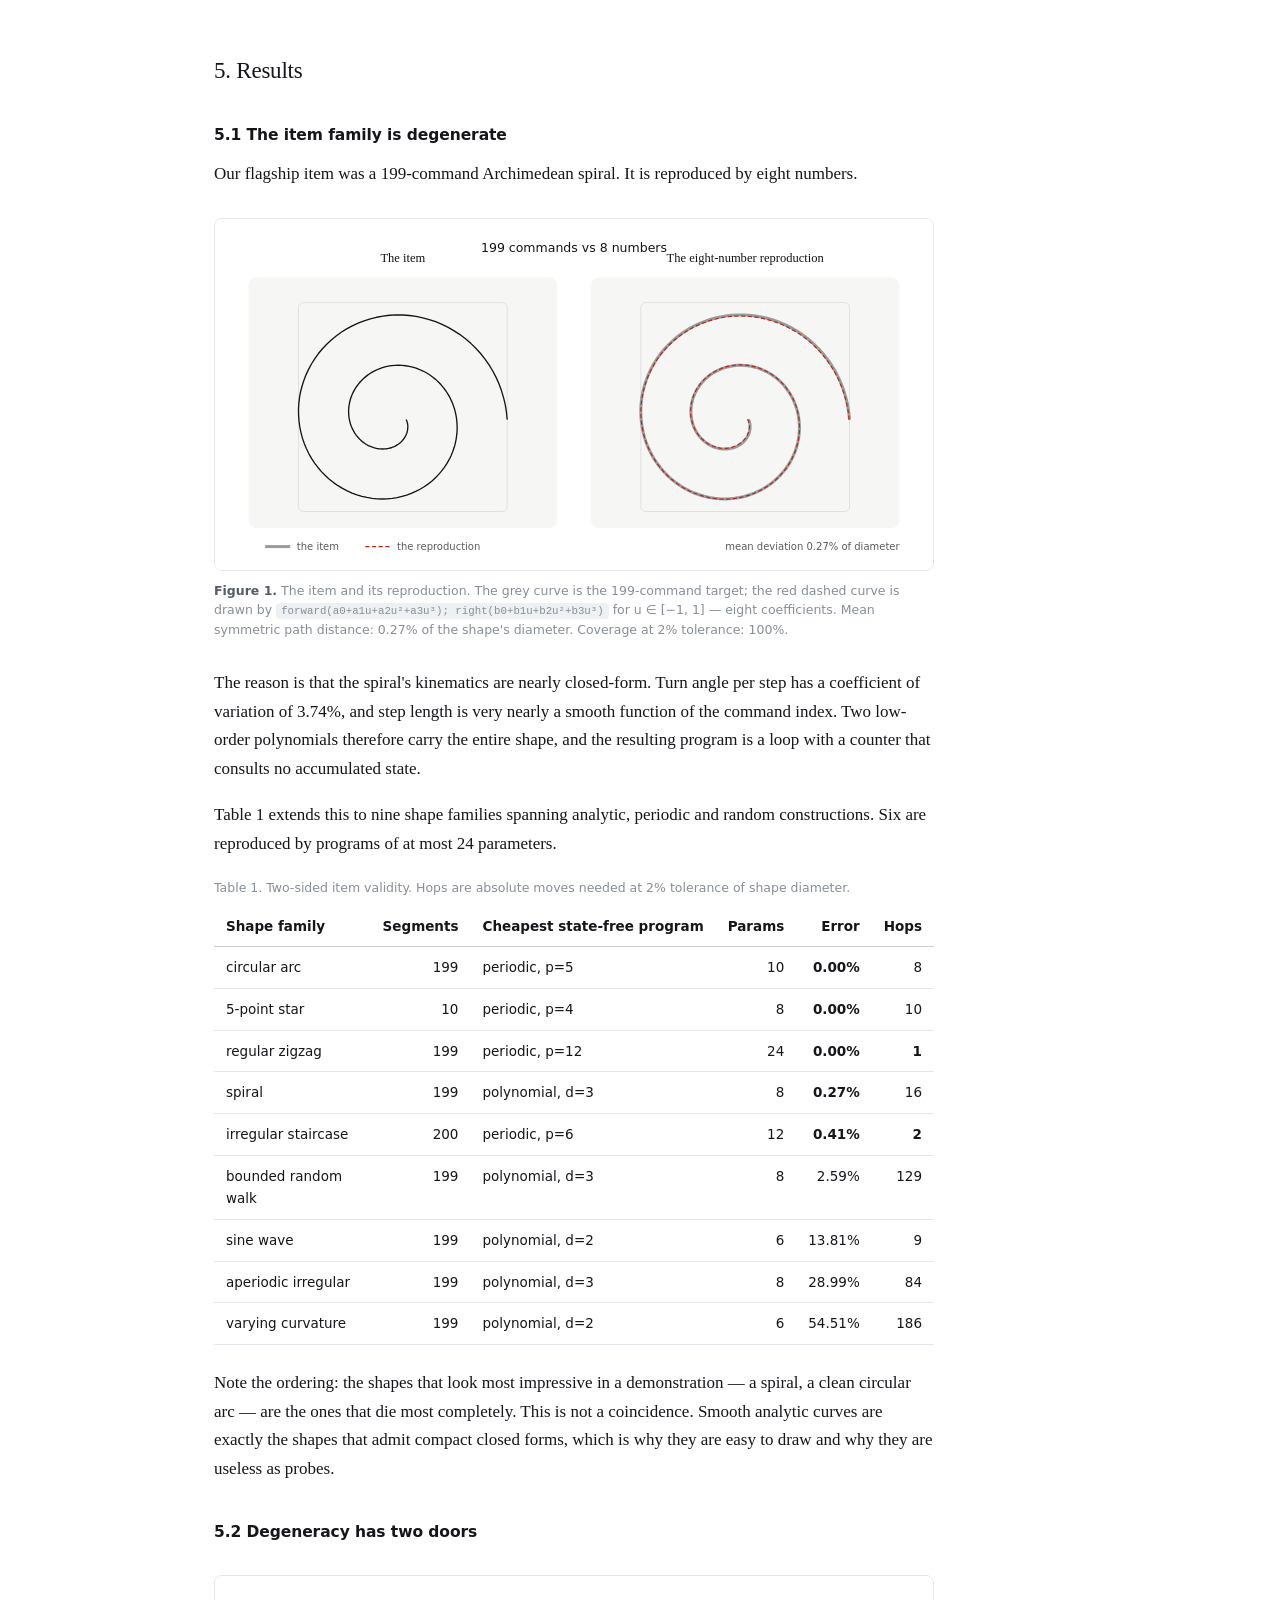
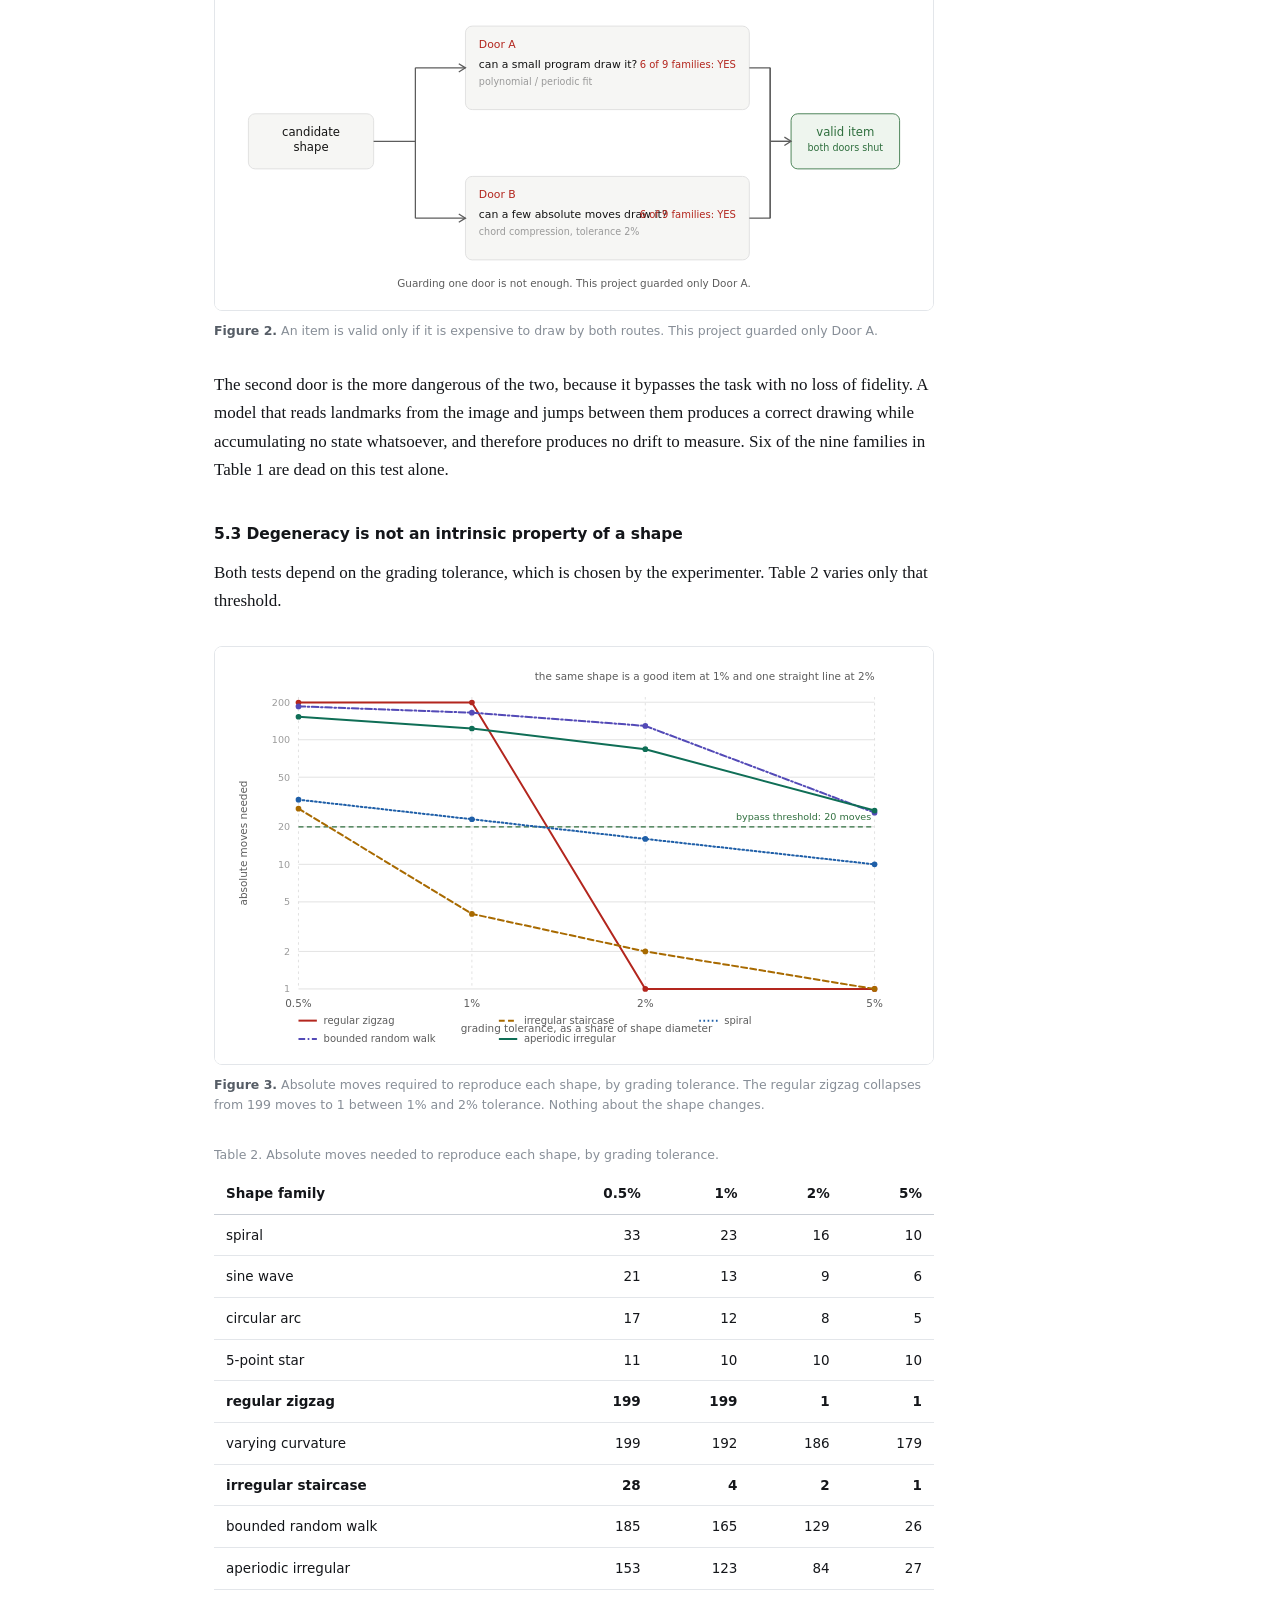
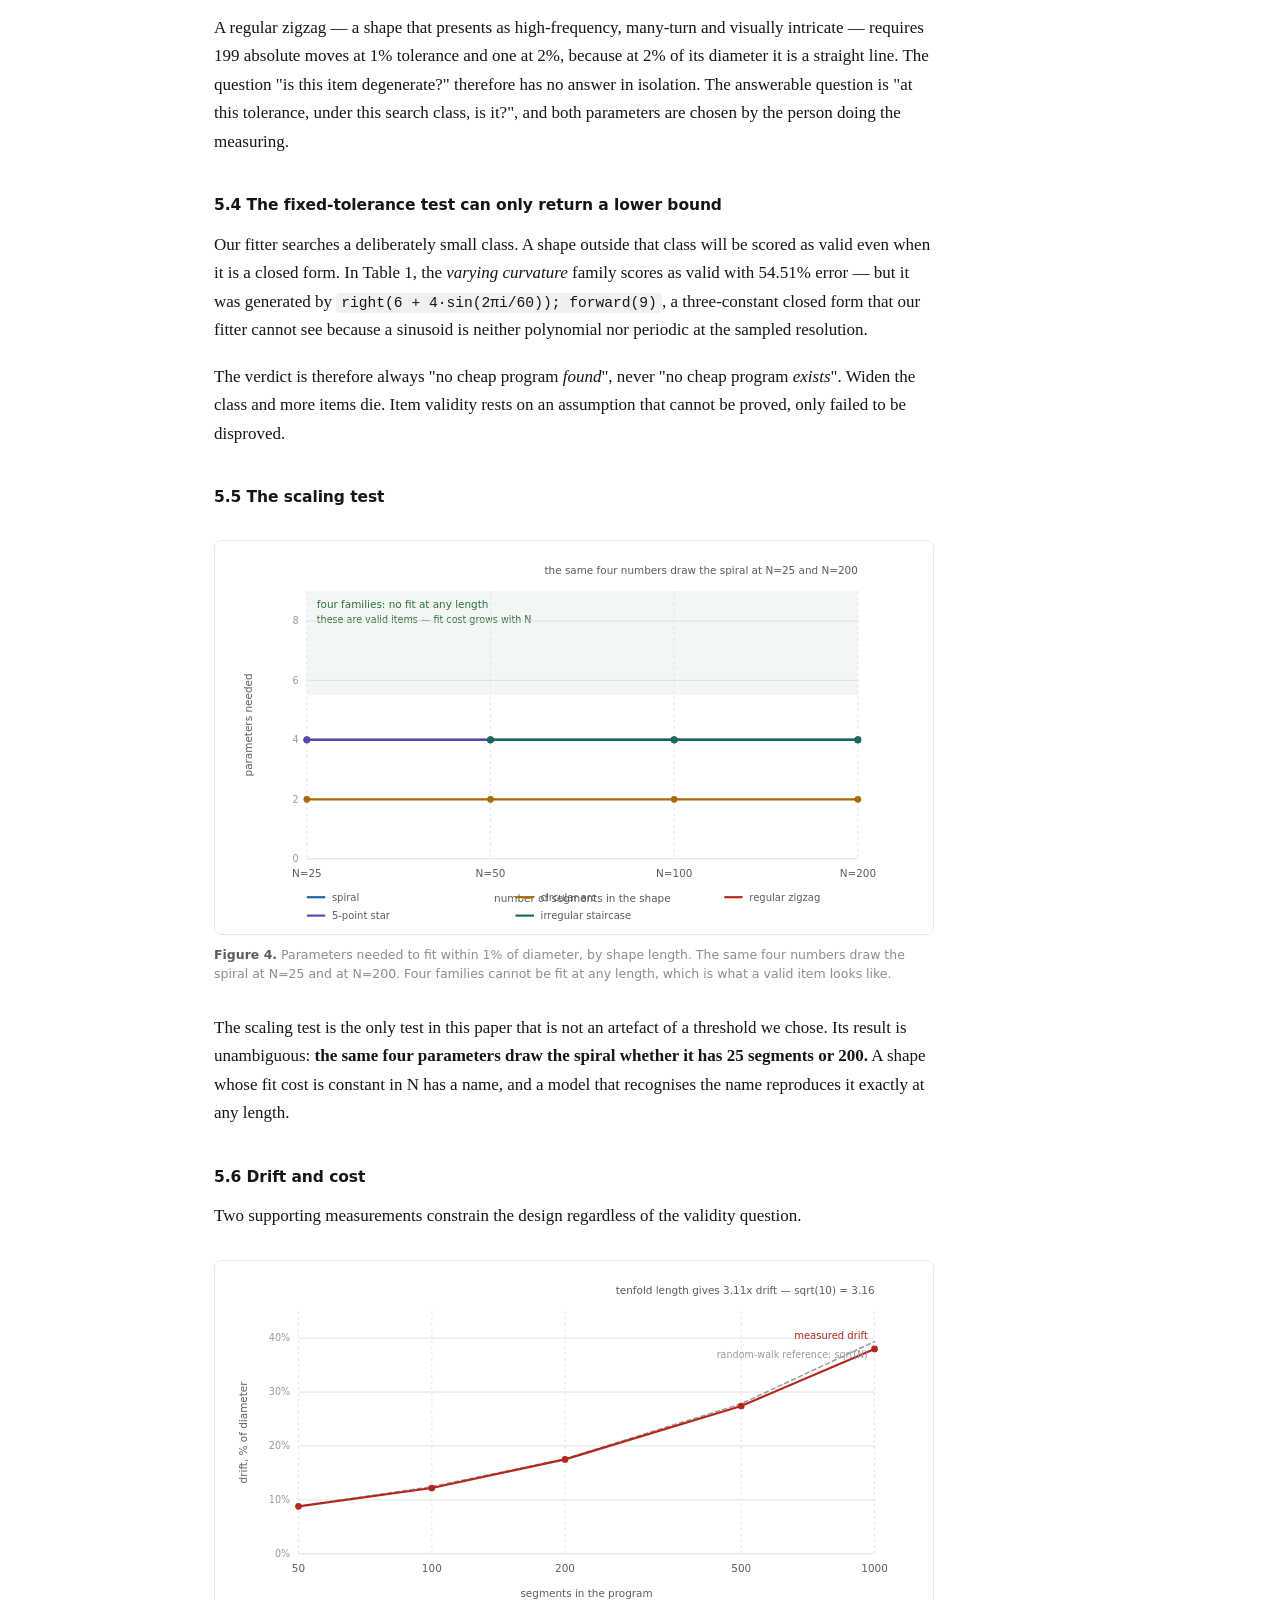
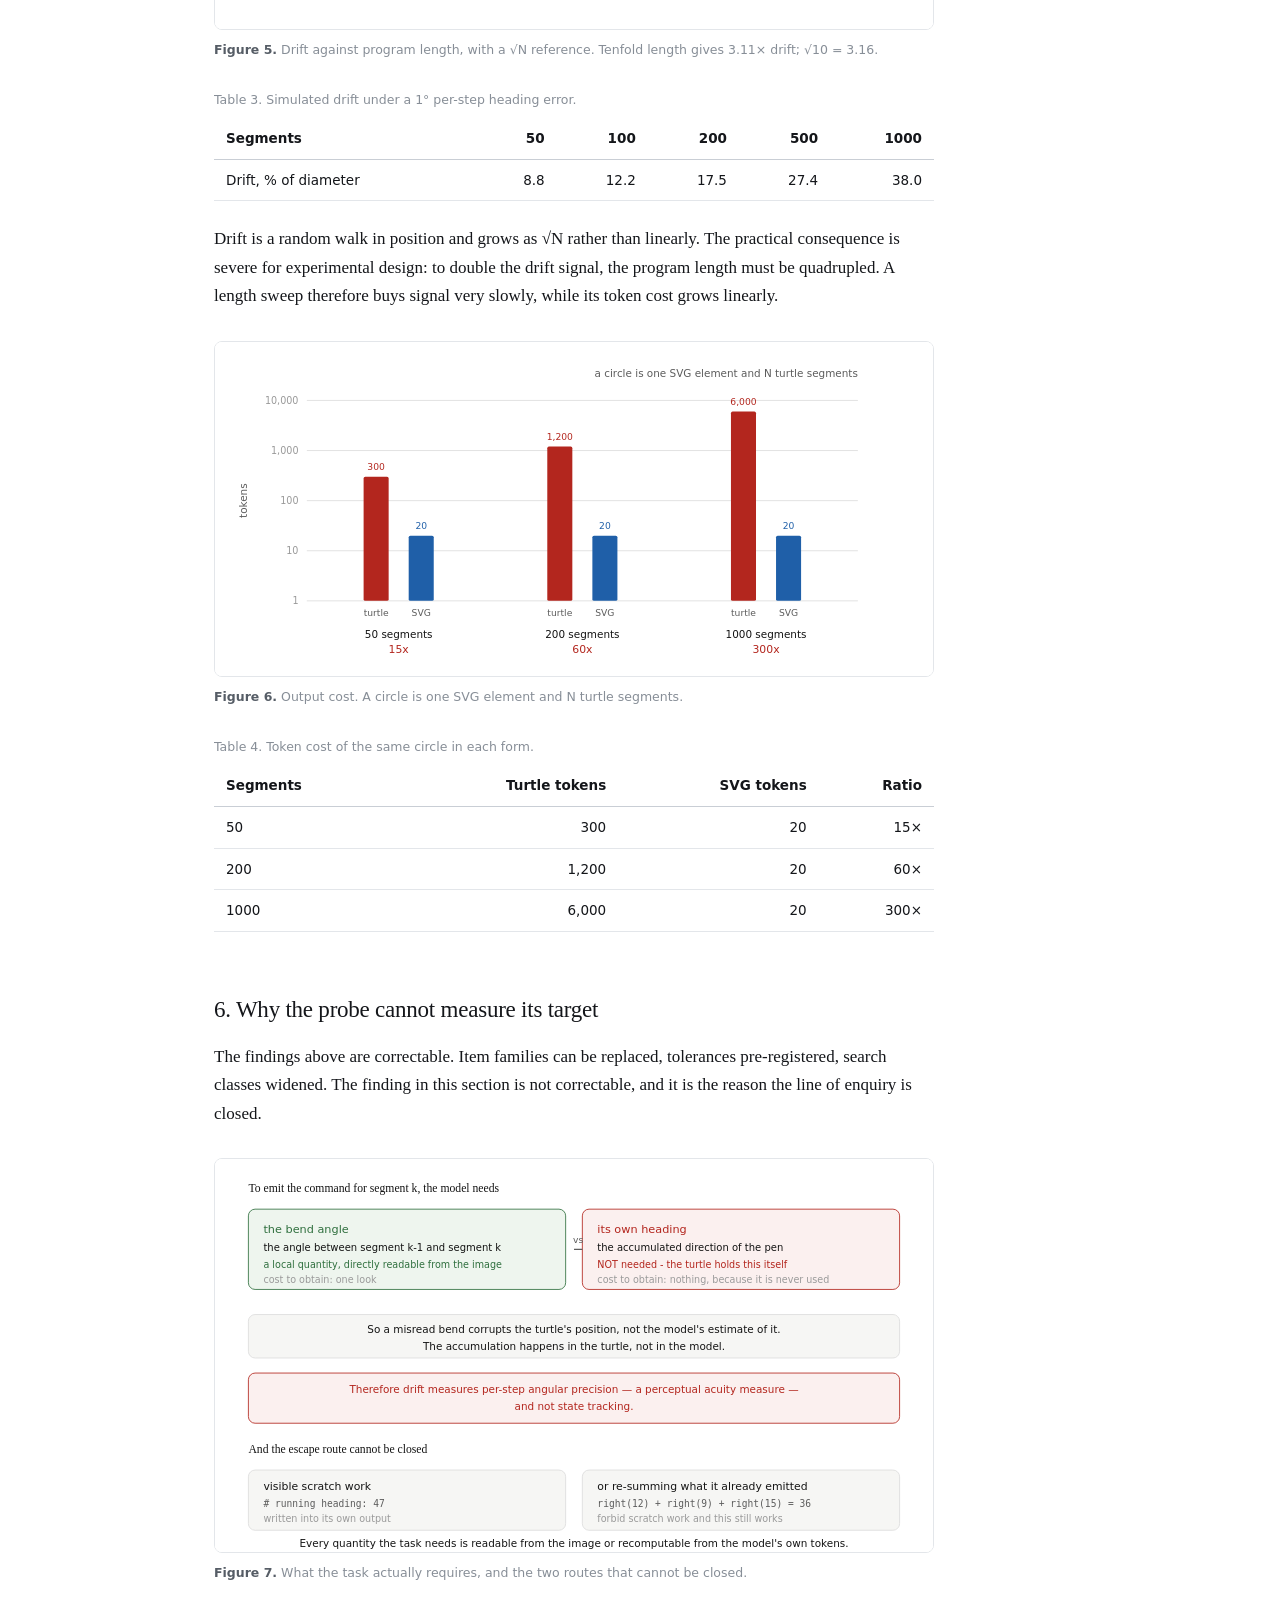
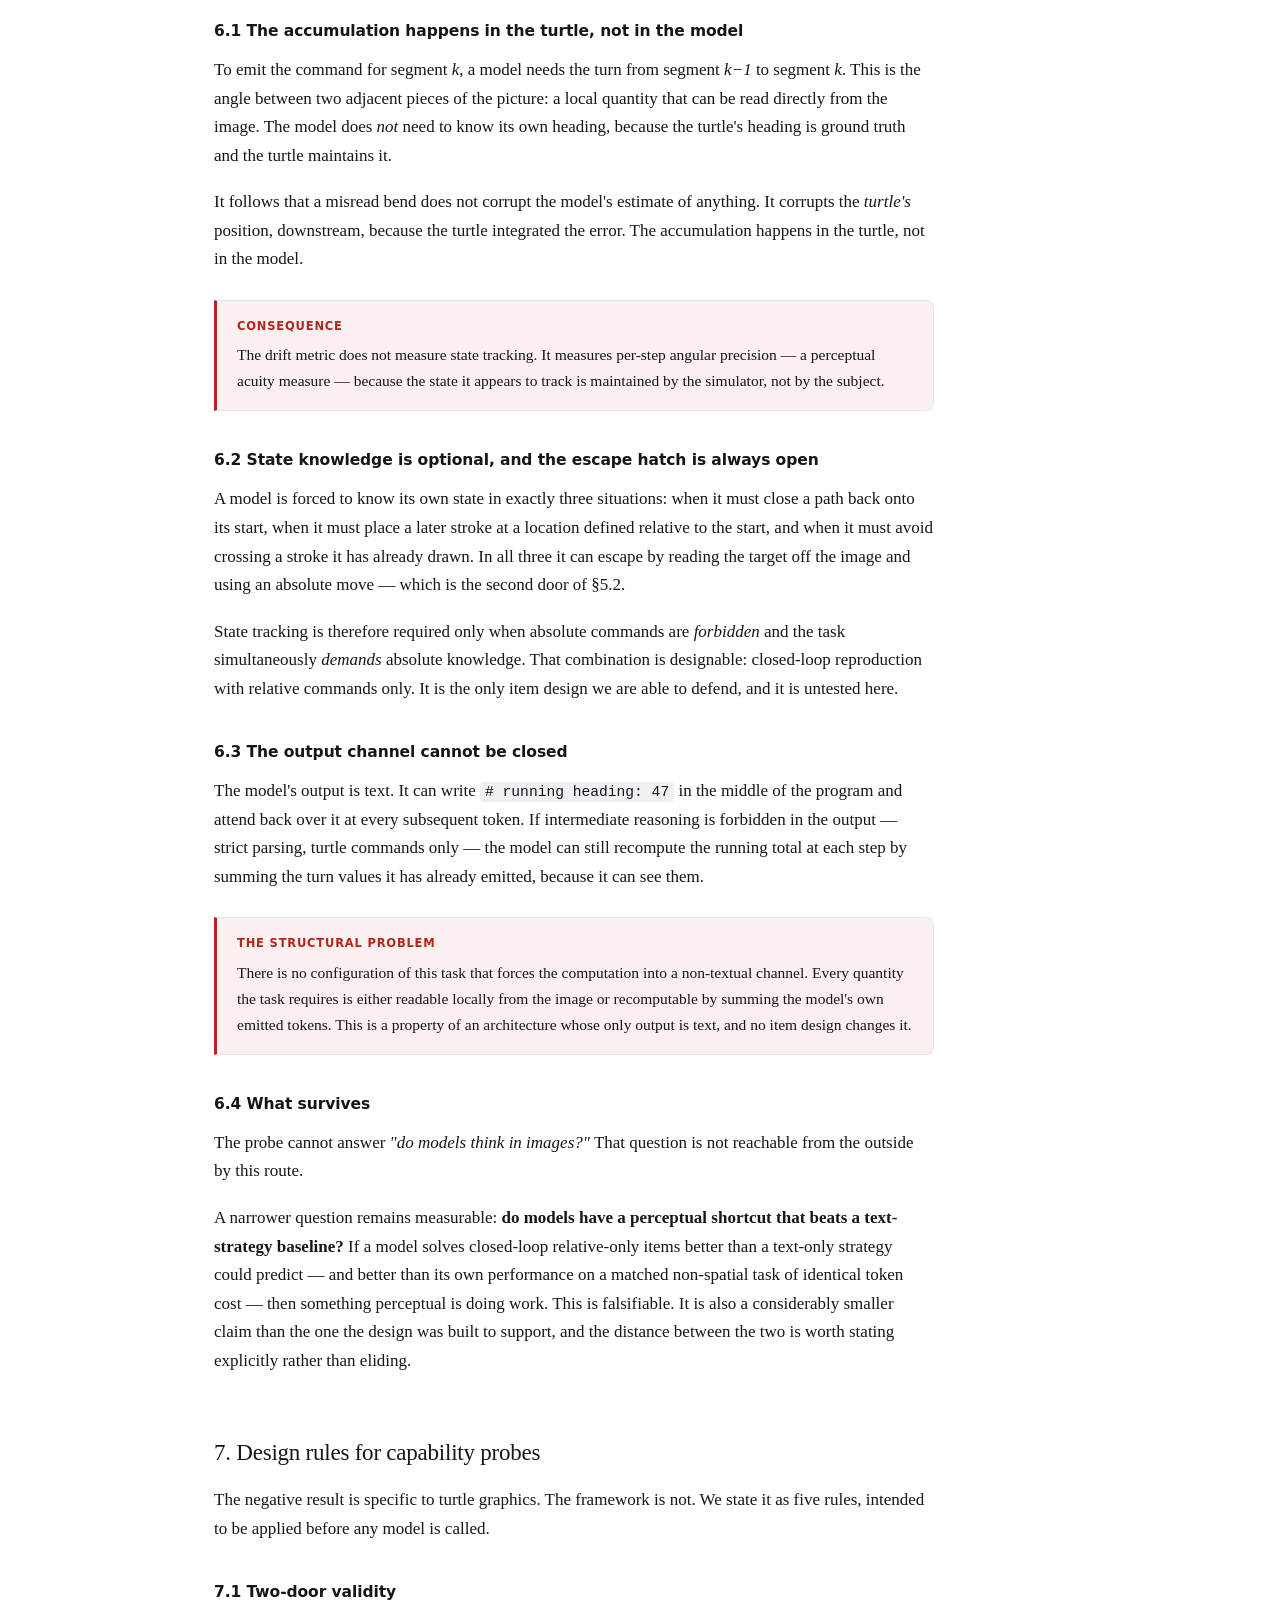
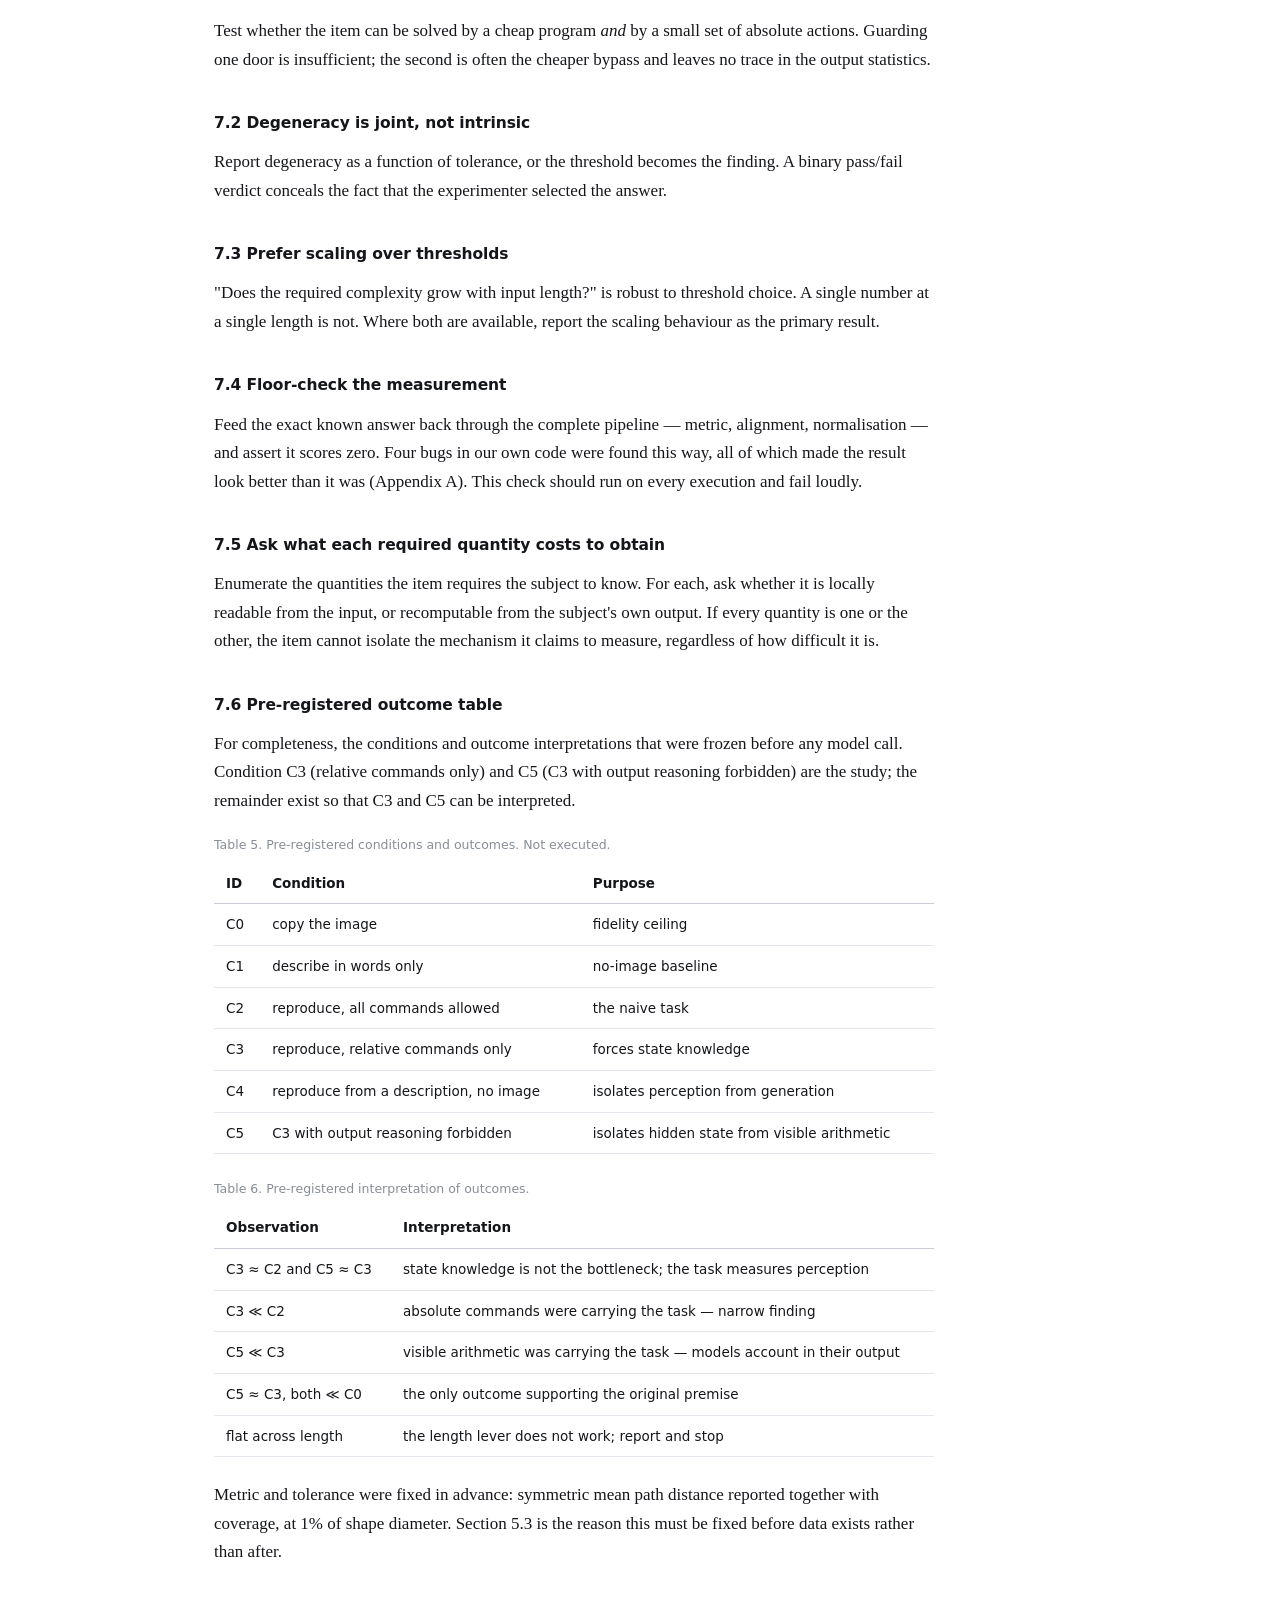
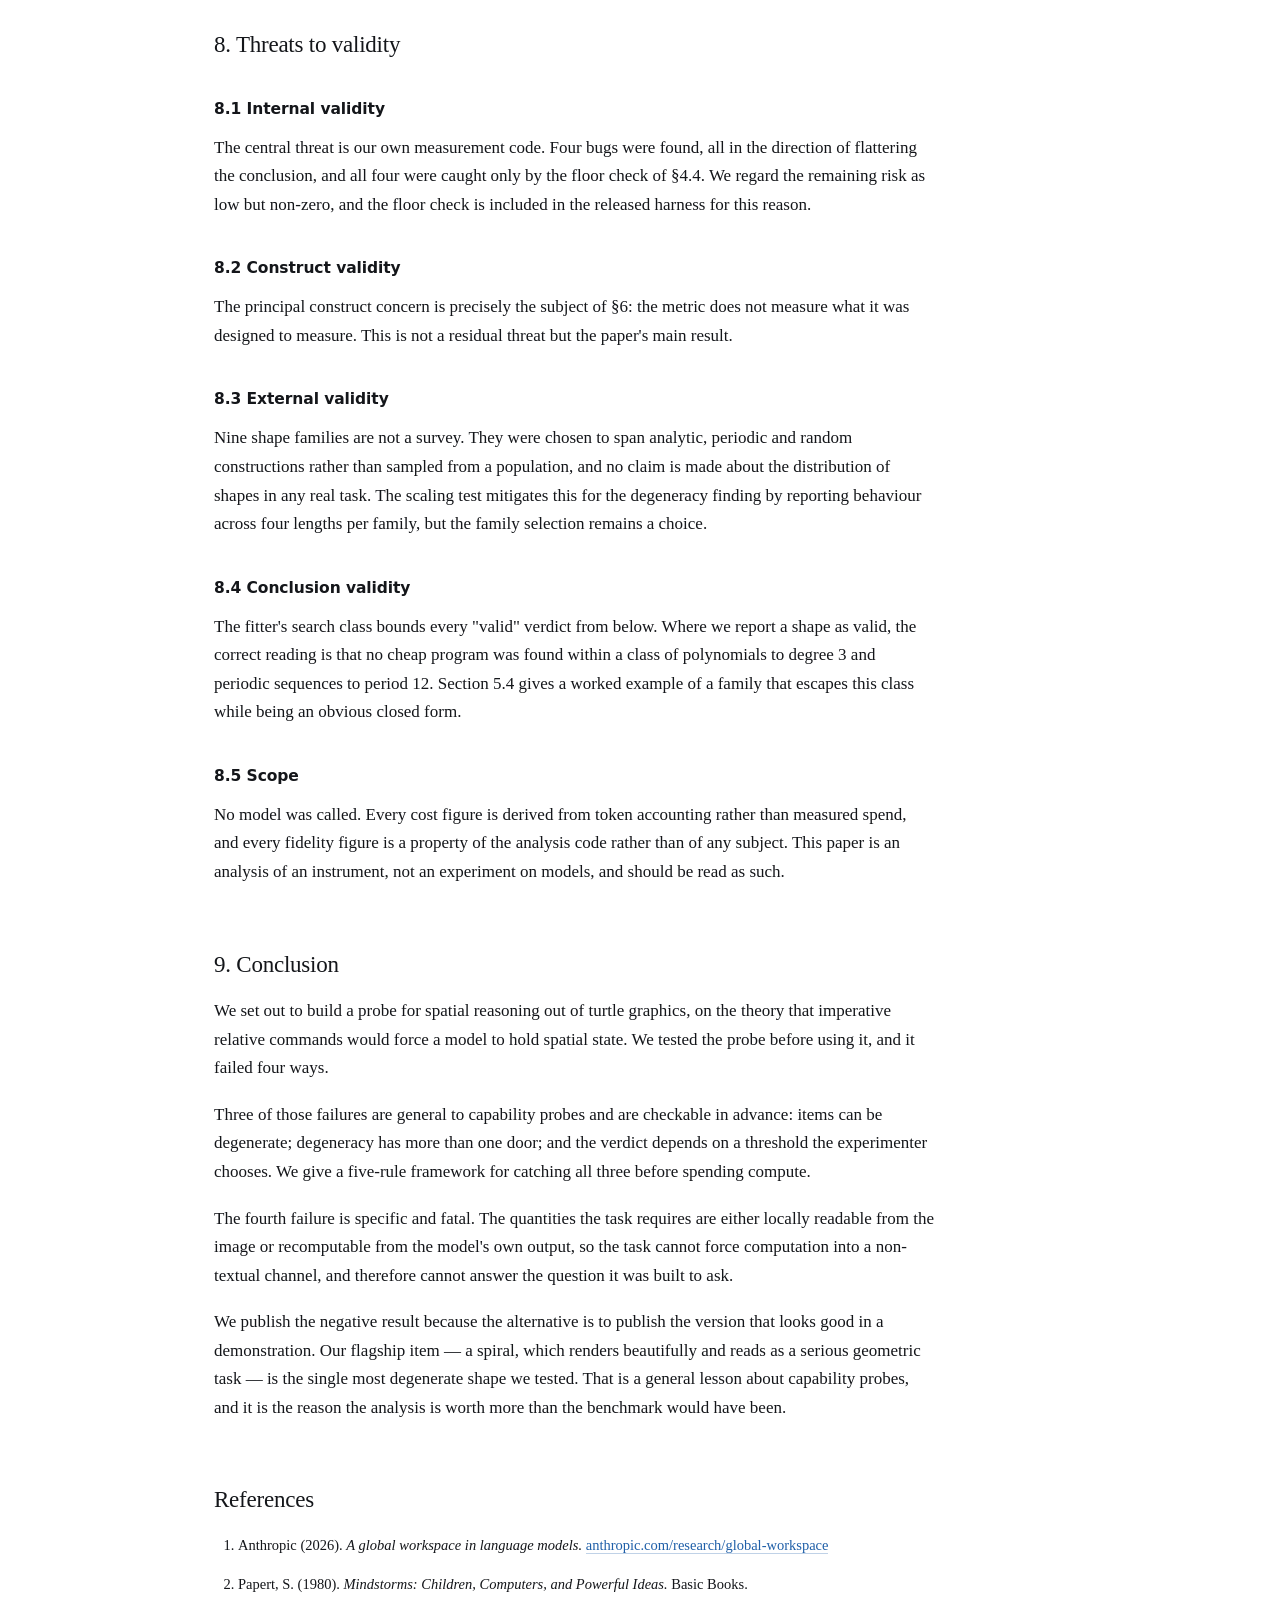
<file: docs/paper.html>
<!DOCTYPE html>
<html lang="en">

<head>
  <meta charset="utf-8">
  <meta name="viewport" content="width=device-width, initial-scale=1">
  <title>Drape — a negative result on Turtle Graphics as a visual-reasoning probe</title>
  <meta name="description"
    content="A negative result on Turtle Graphics as a visual-reasoning probe for language models, with a reusable framework for testing whether a capability probe can work at all.">
  <link rel="icon" href="assets/favicon.svg" type="image/svg+xml">
  <link rel="canonical" href="https://namandhakad712.github.io/drape/paper.html">
  <meta name="author" content="Naman Dhakad">
  <meta name="theme-color" content="#1f5fa8">
  <meta property="og:type" content="website">
  <meta property="og:site_name" content="Drape">
  <meta property="og:url" content="https://namandhakad712.github.io/drape/paper.html">
  <meta property="og:title" content="Drape — a negative result on Turtle Graphics as a visual-reasoning probe">
  <meta property="og:description"
    content="A negative result on Turtle Graphics as a visual-reasoning probe for language models, with a reusable framework for testing whether a capability probe can work at all.">
  <meta property="og:image" content="https://namandhakad712.github.io/drape/assets/figures/fig1-degeneracy.svg">
  <meta name="twitter:card" content="summary_large_image">
  <meta name="twitter:title" content="Drape — a negative result on Turtle Graphics as a visual-reasoning probe">
  <meta name="twitter:description"
    content="A negative result on Turtle Graphics as a visual-reasoning probe for language models, with a reusable framework for testing whether a capability probe can work at all.">
  <link rel="stylesheet" href="assets/style.css">
</head>

<body>

  <header class="site-header">
    <div class="inner">
      <a class="brand" href="index.html">Drape <span>negative result</span></a>
      <nav class="site-nav">
        <a href="index.html">Overview</a>
        <a href="paper.html" aria-current="page">Paper</a>
        <a href="findings.html">Findings</a>
        <a href="method.html">Method</a>
        <a href="reproduce.html">Reproduce</a>
        <a href="https://github.com/namandhakad712/turtle-graphics-probe">GitHub</a>
      </nav>
    </div>
  </header>

  <main class="paper">
    <div class="prose">

      <h1 class="paper-title">Giving a Model a Pen: A Negative Result on Turtle Graphics as a Visual-Reasoning Probe
      </h1>

      <p class="paper-authors">Naman Dhakad</p>
      <p class="paper-affil">
        Independent researcher · <a href="https://naman.is-a.dev">naman.is-a.dev</a> ·
        <a href="https://github.com/namandhakad712/turtle-graphics-probe">github.com/namandhakad712/drape</a>
      </p>

      <section class="abstract">
        <h2>Abstract</h2>
        <p>
          We test whether requiring a language model to reproduce an image through imperative relative
          commands — a turtle with a position and a heading — rather than declarative markup, exposes
          spatial state tracking. It does not, and we identify four reasons why, three of which are
          general to the design of capability probes and one of which is specific and fatal.
        </p>
        <p>
          First, the test items are degenerate: a 199-command spiral is reproduced to within
          <strong>0.27%</strong> of its diameter by an eight-parameter program, with full coverage. Second,
          degeneracy has two independent doors — cheap programs and cheap absolute moves — of which only
          the first is normally guarded; six of nine shape families fail the two-sided test, and a regular
          zigzag is drawn by a single absolute move. Third, degeneracy is not an intrinsic property of a
          shape but a joint property of the shape, the grading tolerance, and the search class; the same
          zigzag requires 199 absolute moves at 1% tolerance and 1 move at 2%, so the threshold chosen by
          the experimenter determines the verdict. Fourth, and decisively, every quantity the task
          requires is either locally readable from the image or recomputable by summing the model's own
          emitted tokens, so no item design forces the computation into a non-textual channel.
        </p>
        <p>
          We conclude that this route cannot answer whether a model reasons visually. We give a five-rule
          framework for testing whether a proposed probe can work at all before any model is called, and
          we report four bugs found in our own measurement code by the floor-check discipline that
          framework prescribes — all four of which had made the headline result look stronger than it
          was.
        </p>
      </section>

      <div class="toc">
        <h3>Contents</h3>
        <ol>
          <li><a href="#s1">Introduction</a></li>
          <li><a href="#s2">Background and related work</a></li>
          <li><a href="#s3">The proposed probe</a></li>
          <li><a href="#s4">A framework for testing whether a probe can work</a></li>
          <li><a href="#s5">Results</a></li>
          <li><a href="#s6">Why the probe cannot measure its target</a></li>
          <li><a href="#s7">Design rules for capability probes</a></li>
          <li><a href="#s8">Threats to validity</a></li>
          <li><a href="#s9">Conclusion</a></li>
          <li><a href="#refs">References</a></li>
          <li><a href="#appendix">Appendix A: measurement bugs</a></li>
        </ol>
      </div>

      <h2 id="s1">1. Introduction</h2>

      <p>
        A recurring ambition in the evaluation of language models is to measure not what a model
        <em>says</em> but how it <em>represents</em>. One prominent line of interpretability work argues
        that models maintain a limited internal workspace, and reports that in at least one frontier
        model this workspace "is built almost entirely out of words" [1]. If a model's internal
        representations are largely linguistic, then tasks that appear to require spatial or visual
        competence may be solved by translating the problem into language and reasoning there.
      </p>

      <p>
        This raises a natural evaluation question: can we construct a task that forces spatial
        computation to happen <em>as</em> spatial computation, rather than as language? If such a task
        existed, a model's performance on it would be evidence about the format of its representations
        rather than only about their content.
      </p>

      <p>
        This paper reports an attempt to build one such task, and its failure. The proposal was to use
        Turtle Graphics [2] as the output modality. Declarative vector formats such as SVG are
        order-independent lists of absolute coordinates. Turtle commands are relative and
        order-dependent: the pen has a position and a heading, and each command is interpreted against
        accumulated state. The hypothesis was that this makes state tracking obligatory, and that
        measuring how the accumulated state degrades over a long program would therefore measure
        something about spatial representation.
      </p>

      <p>
        We built the interpreter and the analysis harness, and then — before calling any model — we
        tested whether the instrument could measure what it claimed to. It could not. This paper reports
        what we found, because the analysis transfers to other proposed probes and because the failure
        mode is instructive.
      </p>

      <p>
        Our contributions are:
      </p>
      <ul>
        <li>
          A demonstration that the proposed item family is degenerate: a 199-command shape is reproduced
          by eight numbers to 0.27% of its diameter (§5.1).
        </li>
        <li>
          The identification of a second, independent route by which a proposed probe can be bypassed —
          absolute actions — and a two-sided validity test that catches both (§4.2, §5.2).
        </li>
        <li>
          The observation that degeneracy is a joint property of item, tolerance and search class, with a
          demonstration that a single threshold change moves a shape from 199 required actions to 1
          (§5.3).
        </li>
        <li>
          A scaling test that is robust to threshold choice, and the observation that the fixed-tolerance
          test can only ever return a lower bound (§5.4, §5.5).
        </li>
        <li>
          A structural argument that the probe cannot measure its target, and a five-rule framework for
          establishing this class of result before spending compute (§6, §7).
        </li>
      </ul>

      <h2 id="s2">2. Background and related work</h2>

      <h3>2.1 Turtle Graphics</h3>
      <p>
        Turtle graphics originated in the LOGO programming language as a way to give children a concrete
        model of geometric procedure [2]. The turtle is a drawing agent with a position and a heading;
        commands such as <code>forward</code> and <code>right</code> are relative to the current heading,
        and the agent's state is the accumulation of all preceding commands. This is the property that
        motivated the present work: unlike a coordinate list, a turtle program cannot be interpreted
        out of order.
      </p>

      <h3>2.2 Spatial reasoning evaluation</h3>
      <p>
        A substantial body of work evaluates spatial reasoning in multimodal models, typically through
        question answering over scenes and spatial relations [3]. These benchmarks measure whether a
        model produces correct spatial <em>answers</em>. Our question is different and complementary: not
        whether a model gets the right answer, but whether the task can be constructed so that the
        required computation cannot be performed in language.
      </p>

      <h3>2.3 Vector graphics generation</h3>
      <p>
        Generating SVG from images and text is well studied, with benchmarks covering a range of vector
        styles and evaluation showing that pixel-based metrics do not capture vector-specific qualities
        [4]. This literature establishes that models can produce vector output and that evaluating it is
        non-trivial. It does not address whether a particular output format constrains the <em>internal</em>
        computation, which is our concern.
      </p>

      <h3>2.4 Benchmark validity</h3>
      <p>
        That benchmark performance can fail to generalise is well documented; classifiers that appear
        robust on a held-out set can degrade on freshly collected data from the same distribution [5].
        Our findings are of a related but distinct kind: not that performance fails to transfer, but that
        the item itself can be solved by a route that bypasses the mechanism the item was designed to
        measure. We argue in §7 that this failure mode is checkable in advance.
      </p>

      <h2 id="s3">3. The proposed probe</h2>

      <p>
        The design under test was as follows. A shape is generated procedurally from a random seed and
        rendered as an image. A model is given the image and asked to emit a turtle program that
        reproduces it. The program is parsed against a whitelist and replayed in a simulator; model
        output is never executed. Two families of metrics are computed: fidelity (how closely the
        produced path matches the target) and process (whether the model used absolute commands, and
        where in the program they occur).
      </p>

      <p>
        The intended measurement was <em>drift</em>: the growing divergence between the turtle's true
        state and the state implied by the model's program, together with whether the model ever
        corrects. The hypothesis was that drift would reveal degradation of an internal spatial state
        estimate, and that correction events would reveal whether the model monitors that estimate.
      </p>

      <p>
        Six conditions were planned, varying whether an image was supplied, whether absolute commands
        were permitted, and whether intermediate reasoning was permitted in the output. The
        pre-registered outcome table is reproduced in §7.4.
      </p>

      <h2 id="s4">4. A framework for testing whether a probe can work</h2>

      <p>
        Before running any model we asked a prior question: could the item be solved by a route that does
        not involve the mechanism under test? This section defines the tests; §5 reports what they found.
      </p>

      <h3>4.1 Test A: is the item expressible by a small program?</h3>
      <p>
        If a low-parameter program reproduces the item, then a model that recognises the shape's family
        can emit that program without tracking anything. We fit a hierarchy of state-free programs to the
        target: step length and turn angle modelled as polynomials of the command index, and as periodic
        sequences of varying period. A program is <em>state-free</em> if each command is a function of
        the index alone, so no accumulated state is consulted.
      </p>

      <h3>4.2 Test B: is the item expressible by a few absolute moves?</h3>
      <p>
        A model may bypass accumulated state entirely by emitting absolute moves: read a landmark from
        the image, jump to it, repeat. We measure the cost of this route as the fewest straight-line
        chords that remain within a tolerance of the true path, computed by greedy chord extension. Each
        chord corresponds to one absolute move. An item is valid only if it is expensive to draw by
        <em>both</em> routes.
      </p>

      <h3>4.3 The scaling test</h3>
      <p>
        Tests A and B both depend on a tolerance, which the experimenter chooses. The scaling test
        removes that dependence by asking not whether a cheap program fits, but how the required fit cost
        <em>scales</em> with the length of the shape. A shape whose fit cost is constant in the number of
        segments has a name; a model that recognises the name reproduces it at any length. A valid item
        requires fit cost to grow with N.
      </p>

      <h3>4.4 The floor check</h3>
      <p>
        Every metric in this paper is validated by feeding it the <em>exact</em> answer — the program that
        generated the shape — and asserting that it scores zero. This is not a formality. Four bugs in our
        own measurement code were found this way, all of which had made the results look better than they
        were (Appendix A). The floor check runs on every execution and the harness exits non-zero if it
        fails.
      </p>

      <h2 id="s5">5. Results</h2>

      <h3 id="s5-1">5.1 The item family is degenerate</h3>

      <p>
        Our flagship item was a 199-command Archimedean spiral. It is reproduced by eight numbers.
      </p>

      <figure>
        <img src="assets/figures/fig1-degeneracy.svg"
          alt="Left panel: a 199-segment spiral. Right panel: the same spiral in grey overlaid with a red dashed curve generated by an eight-parameter polynomial program. The two coincide.">
        <figcaption>
          <b>Figure 1.</b> The item and its reproduction. The grey curve is the 199-command target; the
          red dashed curve is drawn by <code>forward(a0+a1u+a2u²+a3u³); right(b0+b1u+b2u²+b3u³)</code>
          for u ∈ [−1, 1] — eight coefficients. Mean symmetric path distance: 0.27% of the shape's
          diameter. Coverage at 2% tolerance: 100%.
        </figcaption>
      </figure>

      <p>
        The reason is that the spiral's kinematics are nearly closed-form. Turn angle per step has a
        coefficient of variation of 3.74%, and step length is very nearly a smooth function of the
        command index. Two low-order polynomials therefore carry the entire shape, and the resulting
        program is a loop with a counter that consults no accumulated state.
      </p>

      <p>
        Table 1 extends this to nine shape families spanning analytic, periodic and random constructions.
        Six are reproduced by programs of at most 24 parameters.
      </p>

      <div class="tbl-scroll">
        <table>
          <caption>Table 1. Two-sided item validity. Hops are absolute moves needed at 2% tolerance of shape diameter.
          </caption>
          <thead>
            <tr>
              <th>Shape family</th>
              <th class="num">Segments</th>
              <th>Cheapest state-free program</th>
              <th class="num">Params</th>
              <th class="num">Error</th>
              <th class="num">Hops</th>
            </tr>
          </thead>
          <tbody>
            <tr>
              <td>circular arc</td>
              <td class="num">199</td>
              <td>periodic, p=5</td>
              <td class="num">10</td>
              <td class="num"><strong>0.00%</strong></td>
              <td class="num">8</td>
            </tr>
            <tr>
              <td>5-point star</td>
              <td class="num">10</td>
              <td>periodic, p=4</td>
              <td class="num">8</td>
              <td class="num"><strong>0.00%</strong></td>
              <td class="num">10</td>
            </tr>
            <tr>
              <td>regular zigzag</td>
              <td class="num">199</td>
              <td>periodic, p=12</td>
              <td class="num">24</td>
              <td class="num"><strong>0.00%</strong></td>
              <td class="num"><strong>1</strong></td>
            </tr>
            <tr>
              <td>spiral</td>
              <td class="num">199</td>
              <td>polynomial, d=3</td>
              <td class="num">8</td>
              <td class="num"><strong>0.27%</strong></td>
              <td class="num">16</td>
            </tr>
            <tr>
              <td>irregular staircase</td>
              <td class="num">200</td>
              <td>periodic, p=6</td>
              <td class="num">12</td>
              <td class="num"><strong>0.41%</strong></td>
              <td class="num"><strong>2</strong></td>
            </tr>
            <tr>
              <td>bounded random walk</td>
              <td class="num">199</td>
              <td>polynomial, d=3</td>
              <td class="num">8</td>
              <td class="num">2.59%</td>
              <td class="num">129</td>
            </tr>
            <tr>
              <td>sine wave</td>
              <td class="num">199</td>
              <td>polynomial, d=2</td>
              <td class="num">6</td>
              <td class="num">13.81%</td>
              <td class="num">9</td>
            </tr>
            <tr>
              <td>aperiodic irregular</td>
              <td class="num">199</td>
              <td>polynomial, d=3</td>
              <td class="num">8</td>
              <td class="num">28.99%</td>
              <td class="num">84</td>
            </tr>
            <tr>
              <td>varying curvature</td>
              <td class="num">199</td>
              <td>polynomial, d=2</td>
              <td class="num">6</td>
              <td class="num">54.51%</td>
              <td class="num">186</td>
            </tr>
          </tbody>
        </table>
      </div>

      <p>
        Note the ordering: the shapes that look most impressive in a demonstration — a spiral, a clean
        circular arc — are the ones that die most completely. This is not a coincidence. Smooth analytic
        curves are exactly the shapes that admit compact closed forms, which is why they are easy to draw
        and why they are useless as probes.
      </p>

      <h3 id="s5-2">5.2 Degeneracy has two doors</h3>

      <figure>
        <img src="assets/figures/fig2-two-doors.svg"
          alt="Flow diagram: a candidate shape passes through Door A, whether a small program can draw it, and Door B, whether a few absolute moves can draw it. Both must be shut for the item to be valid.">
        <figcaption>
          <b>Figure 2.</b> An item is valid only if it is expensive to draw by both routes. This project
          guarded only Door A.
        </figcaption>
      </figure>

      <p>
        The second door is the more dangerous of the two, because it bypasses the task with no loss of
        fidelity. A model that reads landmarks from the image and jumps between them produces a correct
        drawing while accumulating no state whatsoever, and therefore produces no drift to measure. Six
        of the nine families in Table 1 are dead on this test alone.
      </p>

      <h3 id="s5-3">5.3 Degeneracy is not an intrinsic property of a shape</h3>

      <p>
        Both tests depend on the grading tolerance, which is chosen by the experimenter. Table 2 varies
        only that threshold.
      </p>

      <figure>
        <img src="assets/figures/fig3-tolerance-cliff.svg"
          alt="Line chart on log axes. Absolute moves needed versus grading tolerance from 0.5% to 5%. The regular zigzag stays at 199 moves at 0.5% and 1% then collapses to 1 move at 2% and 5%.">
        <figcaption>
          <b>Figure 3.</b> Absolute moves required to reproduce each shape, by grading tolerance. The
          regular zigzag collapses from 199 moves to 1 between 1% and 2% tolerance. Nothing about the
          shape changes.
        </figcaption>
      </figure>

      <div class="tbl-scroll">
        <table>
          <caption>Table 2. Absolute moves needed to reproduce each shape, by grading tolerance.</caption>
          <thead>
            <tr>
              <th>Shape family</th>
              <th class="num">0.5%</th>
              <th class="num">1%</th>
              <th class="num">2%</th>
              <th class="num">5%</th>
            </tr>
          </thead>
          <tbody>
            <tr>
              <td>spiral</td>
              <td class="num">33</td>
              <td class="num">23</td>
              <td class="num">16</td>
              <td class="num">10</td>
            </tr>
            <tr>
              <td>sine wave</td>
              <td class="num">21</td>
              <td class="num">13</td>
              <td class="num">9</td>
              <td class="num">6</td>
            </tr>
            <tr>
              <td>circular arc</td>
              <td class="num">17</td>
              <td class="num">12</td>
              <td class="num">8</td>
              <td class="num">5</td>
            </tr>
            <tr>
              <td>5-point star</td>
              <td class="num">11</td>
              <td class="num">10</td>
              <td class="num">10</td>
              <td class="num">10</td>
            </tr>
            <tr>
              <td><strong>regular zigzag</strong></td>
              <td class="num"><strong>199</strong></td>
              <td class="num"><strong>199</strong></td>
              <td class="num"><strong>1</strong></td>
              <td class="num"><strong>1</strong></td>
            </tr>
            <tr>
              <td>varying curvature</td>
              <td class="num">199</td>
              <td class="num">192</td>
              <td class="num">186</td>
              <td class="num">179</td>
            </tr>
            <tr>
              <td><strong>irregular staircase</strong></td>
              <td class="num"><strong>28</strong></td>
              <td class="num"><strong>4</strong></td>
              <td class="num"><strong>2</strong></td>
              <td class="num"><strong>1</strong></td>
            </tr>
            <tr>
              <td>bounded random walk</td>
              <td class="num">185</td>
              <td class="num">165</td>
              <td class="num">129</td>
              <td class="num">26</td>
            </tr>
            <tr>
              <td>aperiodic irregular</td>
              <td class="num">153</td>
              <td class="num">123</td>
              <td class="num">84</td>
              <td class="num">27</td>
            </tr>
          </tbody>
        </table>
      </div>

      <p>
        A regular zigzag — a shape that presents as high-frequency, many-turn and visually intricate —
        requires 199 absolute moves at 1% tolerance and one at 2%, because at 2% of its diameter it is a
        straight line. The question "is this item degenerate?" therefore has no answer in isolation. The
        answerable question is "at this tolerance, under this search class, is it?", and both parameters
        are chosen by the person doing the measuring.
      </p>

      <h3 id="s5-4">5.4 The fixed-tolerance test can only return a lower bound</h3>

      <p>
        Our fitter searches a deliberately small class. A shape outside that class will be scored as valid
        even when it is a closed form. In Table 1, the <em>varying curvature</em> family scores as valid
        with 54.51% error — but it was generated by <code>right(6 + 4·sin(2πi/60)); forward(9)</code>, a
        three-constant closed form that our fitter cannot see because a sinusoid is neither polynomial
        nor periodic at the sampled resolution.
      </p>

      <p>
        The verdict is therefore always "no cheap program <em>found</em>", never "no cheap program
        <em>exists</em>". Widen the class and more items die. Item validity rests on an assumption that
        cannot be proved, only failed to be disproved.
      </p>

      <h3 id="s5-5">5.5 The scaling test</h3>

      <figure>
        <img src="assets/figures/fig4-scaling.svg"
          alt="Chart of parameters needed to fit within 1% of diameter, against number of segments N from 25 to 200. Five shape families are flat horizontal lines at 2 and 4 parameters. A shaded band marks four families that cannot be fit at any length.">
        <figcaption>
          <b>Figure 4.</b> Parameters needed to fit within 1% of diameter, by shape length. The same four
          numbers draw the spiral at N=25 and at N=200. Four families cannot be fit at any length, which
          is what a valid item looks like.
        </figcaption>
      </figure>

      <p>
        The scaling test is the only test in this paper that is not an artefact of a threshold we chose.
        Its result is unambiguous: <strong>the same four parameters draw the spiral whether it has 25
          segments or 200.</strong> A shape whose fit cost is constant in N has a name, and a model that
        recognises the name reproduces it exactly at any length.
      </p>

      <h3 id="s5-6">5.6 Drift and cost</h3>

      <p>
        Two supporting measurements constrain the design regardless of the validity question.
      </p>

      <figure>
        <img src="assets/figures/fig5-drift.svg"
          alt="Line chart of drift as a percentage of diameter against segment count, from 50 to 1000 segments, plotted on log axes, alongside a dashed square-root reference curve. The two nearly coincide.">
        <figcaption>
          <b>Figure 5.</b> Drift against program length, with a √N reference. Tenfold length gives 3.11×
          drift; √10 = 3.16.
        </figcaption>
      </figure>

      <div class="tbl-scroll">
        <table>
          <caption>Table 3. Simulated drift under a 1° per-step heading error.</caption>
          <thead>
            <tr>
              <th>Segments</th>
              <th class="num">50</th>
              <th class="num">100</th>
              <th class="num">200</th>
              <th class="num">500</th>
              <th class="num">1000</th>
            </tr>
          </thead>
          <tbody>
            <tr>
              <td>Drift, % of diameter</td>
              <td class="num">8.8</td>
              <td class="num">12.2</td>
              <td class="num">17.5</td>
              <td class="num">27.4</td>
              <td class="num">38.0</td>
            </tr>
          </tbody>
        </table>
      </div>

      <p>
        Drift is a random walk in position and grows as √N rather than linearly. The practical consequence
        is severe for experimental design: to double the drift signal, the program length must be
        quadrupled. A length sweep therefore buys signal very slowly, while its token cost grows linearly.
      </p>

      <figure>
        <img src="assets/figures/fig6-token-cost.svg"
          alt="Grouped bar chart on a log scale comparing turtle tokens against SVG tokens for 50, 200 and 1000 segments. The SVG form is constant at 20 tokens; the turtle form rises to 6000.">
        <figcaption>
          <b>Figure 6.</b> Output cost. A circle is one SVG element and N turtle segments.
        </figcaption>
      </figure>

      <div class="tbl-scroll">
        <table>
          <caption>Table 4. Token cost of the same circle in each form.</caption>
          <thead>
            <tr>
              <th>Segments</th>
              <th class="num">Turtle tokens</th>
              <th class="num">SVG tokens</th>
              <th class="num">Ratio</th>
            </tr>
          </thead>
          <tbody>
            <tr>
              <td>50</td>
              <td class="num">300</td>
              <td class="num">20</td>
              <td class="num">15×</td>
            </tr>
            <tr>
              <td>200</td>
              <td class="num">1,200</td>
              <td class="num">20</td>
              <td class="num">60×</td>
            </tr>
            <tr>
              <td>1000</td>
              <td class="num">6,000</td>
              <td class="num">20</td>
              <td class="num">300×</td>
            </tr>
          </tbody>
        </table>
      </div>

      <h2 id="s6">6. Why the probe cannot measure its target</h2>

      <p>
        The findings above are correctable. Item families can be replaced, tolerances pre-registered,
        search classes widened. The finding in this section is not correctable, and it is the reason the
        line of enquiry is closed.
      </p>

      <figure>
        <img src="assets/figures/fig7-requirements.svg"
          alt="Diagram: to emit the command for segment k the model needs the bend angle, readable from the image; it does not need its own heading, which the turtle holds. Below, two escape routes: scratch work in the output, and re-summing already-emitted commands.">
        <figcaption>
          <b>Figure 7.</b> What the task actually requires, and the two routes that cannot be closed.
        </figcaption>
      </figure>

      <h3>6.1 The accumulation happens in the turtle, not in the model</h3>

      <p>
        To emit the command for segment <em>k</em>, a model needs the turn from segment <em>k−1</em> to
        segment <em>k</em>. This is the angle between two adjacent pieces of the picture: a local quantity
        that can be read directly from the image. The model does <em>not</em> need to know its own
        heading, because the turtle's heading is ground truth and the turtle maintains it.
      </p>

      <p>
        It follows that a misread bend does not corrupt the model's estimate of anything. It corrupts the
        <em>turtle's</em> position, downstream, because the turtle integrated the error. The accumulation
        happens in the turtle, not in the model.
      </p>

      <div class="note red">
        <span class="lbl">Consequence</span>
        <p>
          The drift metric does not measure state tracking. It measures per-step angular precision — a
          perceptual acuity measure — because the state it appears to track is maintained by the
          simulator, not by the subject.
        </p>
      </div>

      <h3>6.2 State knowledge is optional, and the escape hatch is always open</h3>

      <p>
        A model is forced to know its own state in exactly three situations: when it must close a path
        back onto its start, when it must place a later stroke at a location defined relative to the
        start, and when it must avoid crossing a stroke it has already drawn. In all three it can escape
        by reading the target off the image and using an absolute move — which is the second door of
        §5.2.
      </p>

      <p>
        State tracking is therefore required only when absolute commands are <em>forbidden</em> and the
        task simultaneously <em>demands</em> absolute knowledge. That combination is designable:
        closed-loop reproduction with relative commands only. It is the only item design we are able to
        defend, and it is untested here.
      </p>

      <h3>6.3 The output channel cannot be closed</h3>

      <p>
        The model's output is text. It can write <code># running heading: 47</code> in the middle of the
        program and attend back over it at every subsequent token. If intermediate reasoning is forbidden
        in the output — strict parsing, turtle commands only — the model can still recompute the running
        total at each step by summing the turn values it has already emitted, because it can see them.
      </p>

      <div class="note red">
        <span class="lbl">The structural problem</span>
        <p>
          There is no configuration of this task that forces the computation into a non-textual channel.
          Every quantity the task requires is either readable locally from the image or recomputable by
          summing the model's own emitted tokens. This is a property of an architecture whose only output
          is text, and no item design changes it.
        </p>
      </div>

      <h3>6.4 What survives</h3>

      <p>
        The probe cannot answer <em>"do models think in images?"</em> That question is not reachable from
        the outside by this route.
      </p>

      <p>
        A narrower question remains measurable: <strong>do models have a perceptual shortcut that beats a
          text-strategy baseline?</strong> If a model solves closed-loop relative-only items better than a
        text-only strategy could predict — and better than its own performance on a matched non-spatial
        task of identical token cost — then something perceptual is doing work. This is falsifiable. It is
        also a considerably smaller claim than the one the design was built to support, and the distance
        between the two is worth stating explicitly rather than eliding.
      </p>

      <h2 id="s7">7. Design rules for capability probes</h2>

      <p>
        The negative result is specific to turtle graphics. The framework is not. We state it as five
        rules, intended to be applied before any model is called.
      </p>

      <h3>7.1 Two-door validity</h3>
      <p>
        Test whether the item can be solved by a cheap program <em>and</em> by a small set of absolute
        actions. Guarding one door is insufficient; the second is often the cheaper bypass and leaves no
        trace in the output statistics.
      </p>

      <h3>7.2 Degeneracy is joint, not intrinsic</h3>
      <p>
        Report degeneracy as a function of tolerance, or the threshold becomes the finding. A binary
        pass/fail verdict conceals the fact that the experimenter selected the answer.
      </p>

      <h3>7.3 Prefer scaling over thresholds</h3>
      <p>
        "Does the required complexity grow with input length?" is robust to threshold choice. A single
        number at a single length is not. Where both are available, report the scaling behaviour as the
        primary result.
      </p>

      <h3>7.4 Floor-check the measurement</h3>
      <p>
        Feed the exact known answer back through the complete pipeline — metric, alignment, normalisation
        — and assert it scores zero. Four bugs in our own code were found this way, all of which made the
        result look better than it was (Appendix A). This check should run on every execution and fail
        loudly.
      </p>

      <h3>7.5 Ask what each required quantity costs to obtain</h3>
      <p>
        Enumerate the quantities the item requires the subject to know. For each, ask whether it is
        locally readable from the input, or recomputable from the subject's own output. If every quantity
        is one or the other, the item cannot isolate the mechanism it claims to measure, regardless of
        how difficult it is.
      </p>

      <h3>7.6 Pre-registered outcome table</h3>
      <p>
        For completeness, the conditions and outcome interpretations that were frozen before any model
        call. Condition C3 (relative commands only) and C5 (C3 with output reasoning forbidden) are the
        study; the remainder exist so that C3 and C5 can be interpreted.
      </p>

      <div class="tbl-scroll">
        <table>
          <caption>Table 5. Pre-registered conditions and outcomes. Not executed.</caption>
          <thead>
            <tr>
              <th>ID</th>
              <th>Condition</th>
              <th>Purpose</th>
            </tr>
          </thead>
          <tbody>
            <tr>
              <td>C0</td>
              <td>copy the image</td>
              <td>fidelity ceiling</td>
            </tr>
            <tr>
              <td>C1</td>
              <td>describe in words only</td>
              <td>no-image baseline</td>
            </tr>
            <tr>
              <td>C2</td>
              <td>reproduce, all commands allowed</td>
              <td>the naive task</td>
            </tr>
            <tr>
              <td>C3</td>
              <td>reproduce, relative commands only</td>
              <td>forces state knowledge</td>
            </tr>
            <tr>
              <td>C4</td>
              <td>reproduce from a description, no image</td>
              <td>isolates perception from generation</td>
            </tr>
            <tr>
              <td>C5</td>
              <td>C3 with output reasoning forbidden</td>
              <td>isolates hidden state from visible arithmetic</td>
            </tr>
          </tbody>
        </table>
      </div>

      <div class="tbl-scroll">
        <table>
          <caption>Table 6. Pre-registered interpretation of outcomes.</caption>
          <thead>
            <tr>
              <th>Observation</th>
              <th>Interpretation</th>
            </tr>
          </thead>
          <tbody>
            <tr>
              <td>C3 ≈ C2 and C5 ≈ C3</td>
              <td>state knowledge is not the bottleneck; the task measures perception</td>
            </tr>
            <tr>
              <td>C3 ≪ C2</td>
              <td>absolute commands were carrying the task — narrow finding</td>
            </tr>
            <tr>
              <td>C5 ≪ C3</td>
              <td>visible arithmetic was carrying the task — models account in their output</td>
            </tr>
            <tr>
              <td>C5 ≈ C3, both ≪ C0</td>
              <td>the only outcome supporting the original premise</td>
            </tr>
            <tr>
              <td>flat across length</td>
              <td>the length lever does not work; report and stop</td>
            </tr>
          </tbody>
        </table>
      </div>

      <p>
        Metric and tolerance were fixed in advance: symmetric mean path distance reported together with
        coverage, at 1% of shape diameter. Section 5.3 is the reason this must be fixed before data
        exists rather than after.
      </p>

      <h2 id="s8">8. Threats to validity</h2>

      <h3>8.1 Internal validity</h3>
      <p>
        The central threat is our own measurement code. Four bugs were found, all in the direction of
        flattering the conclusion, and all four were caught only by the floor check of §4.4. We regard the
        remaining risk as low but non-zero, and the floor check is included in the released harness for
        this reason.
      </p>

      <h3>8.2 Construct validity</h3>
      <p>
        The principal construct concern is precisely the subject of §6: the metric does not measure what
        it was designed to measure. This is not a residual threat but the paper's main result.
      </p>

      <h3>8.3 External validity</h3>
      <p>
        Nine shape families are not a survey. They were chosen to span analytic, periodic and random
        constructions rather than sampled from a population, and no claim is made about the distribution
        of shapes in any real task. The scaling test mitigates this for the degeneracy finding by
        reporting behaviour across four lengths per family, but the family selection remains a choice.
      </p>

      <h3>8.4 Conclusion validity</h3>
      <p>
        The fitter's search class bounds every "valid" verdict from below. Where we report a shape as
        valid, the correct reading is that no cheap program was found within a class of polynomials to
        degree 3 and periodic sequences to period 12. Section 5.4 gives a worked example of a family that
        escapes this class while being an obvious closed form.
      </p>

      <h3>8.5 Scope</h3>
      <p>
        No model was called. Every cost figure is derived from token accounting rather than measured
        spend, and every fidelity figure is a property of the analysis code rather than of any subject.
        This paper is an analysis of an instrument, not an experiment on models, and should be read as
        such.
      </p>

      <h2 id="s9">9. Conclusion</h2>

      <p>
        We set out to build a probe for spatial reasoning out of turtle graphics, on the theory that
        imperative relative commands would force a model to hold spatial state. We tested the probe before
        using it, and it failed four ways.
      </p>

      <p>
        Three of those failures are general to capability probes and are checkable in advance: items can
        be degenerate; degeneracy has more than one door; and the verdict depends on a threshold the
        experimenter chooses. We give a five-rule framework for catching all three before spending
        compute.
      </p>

      <p>
        The fourth failure is specific and fatal. The quantities the task requires are either locally
        readable from the image or recomputable from the model's own output, so the task cannot force
        computation into a non-textual channel, and therefore cannot answer the question it was built to
        ask.
      </p>

      <p>
        We publish the negative result because the alternative is to publish the version that looks good
        in a demonstration. Our flagship item — a spiral, which renders beautifully and reads as a serious
        geometric task — is the single most degenerate shape we tested. That is a general lesson about
        capability probes, and it is the reason the analysis is worth more than the benchmark would have
        been.
      </p>

      <h2 id="refs">References</h2>

      <ol class="references">
        <li>
          Anthropic (2026). <em>A global workspace in language models.</em>
          <a href="https://www.anthropic.com/research/global-workspace">anthropic.com/research/global-workspace</a>
        </li>
        <li>
          Papert, S. (1980). <em>Mindstorms: Children, Computers, and Powerful Ideas.</em> Basic Books.
        </li>
        <li>
          Wang, J. et al. (2024). <em>SpatialEval: A Benchmark for Spatial Reasoning in Multimodal Large
            Language Models.</em> NeurIPS 2024.
          <a href="https://github.com/jiayuww/SpatialEval">github.com/jiayuww/SpatialEval</a>
        </li>
        <li>
          Rodriguez, J. A. et al. (2025). <em>StarVector: Generating Scalable Vector Graphics Code from
            Images.</em> CVPR 2025. arXiv:2312.11556.
        </li>
        <li>
          Recht, B., Roelofs, R., Schmidt, L., and Shankar, V. (2019). <em>Do ImageNet Classifiers
            Generalize to ImageNet?</em> ICML 2019. arXiv:1902.10811.
        </li>
      </ol>

      <h2 id="appendix">Appendix A: measurement bugs</h2>

      <p>
        Four bugs were found in our own measurement code during the course of this work. We report them
        because a negative result that cannot be reproduced is not a result, and because all four had made
        the headline finding look stronger than it was. Each was caught by the floor check of §4.4.
      </p>

      <div class="tbl-scroll">
        <table>
          <caption>Table 7. Bugs found in the measurement pipeline, and their effect on the result.</caption>
          <thead>
            <tr>
              <th>Bug</th>
              <th>Effect</th>
            </tr>
          </thead>
          <tbody>
            <tr>
              <td>Kinematics were derived from a path resampled to equal arc length.</td>
              <td>Resampling to equal arc length forces every segment to the same length <em>by
                  construction</em>. The step-length sequence was erased and the test was silently measuring
                turn angles only.</td>
            </tr>
            <tr>
              <td><code>heading -= turn</code> instead of <code>heading += turn</code> in the integrator.</td>
              <td>Every candidate reproduction was compared against a <em>mirror</em> of the target. Because
                the metric is nearest-point, a mirrored smooth curve still scores well and the error does not
                announce itself.</td>
            </tr>
            <tr>
              <td>Alignment returned a centred shape and scored it against an uncentred original.</td>
              <td>A constant translation error was injected into every measurement.</td>
            </tr>
            <tr>
              <td>The rotation search was unseeded.</td>
              <td>For symmetric shapes the search locks onto the wrong symmetry axis — a five-point star is
                invariant under 72° rotations — and reports a large error for an exact reproduction.</td>
            </tr>
          </tbody>
        </table>
      </div>

      <p>
        The measured error of the flagship spiral was <strong>3.03%</strong> before these fixes and
        <strong>0.27%</strong> after. The headline finding was understated by a factor of eleven by bugs
        that made the instrument look better than it was.
      </p>

      <div class="note">
        <span class="lbl">Reproducing this paper</span>
        <p>
          Every number in this paper is produced by <code>python analysis/run_all.py</code> from fixed
          seeds, with no dependencies beyond the Python standard library and no network access. The
          harness asserts the floor check and exits non-zero if it fails. See
          <a href="reproduce.html">Reproduce</a>.
        </p>
      </div>

    </div>
  </main>

  <footer class="site-footer">
    <div class="inner">
      <span>Drape · MIT (code) · CC BY 4.0 (text and figures)</span>
      <a href="https://github.com/namandhakad712/turtle-graphics-probe">github.com/namandhakad712/drape</a>
      <a href="https://naman.is-a.dev">naman.is-a.dev</a>
    </div>
  </footer>

</body>

</html>
</file>
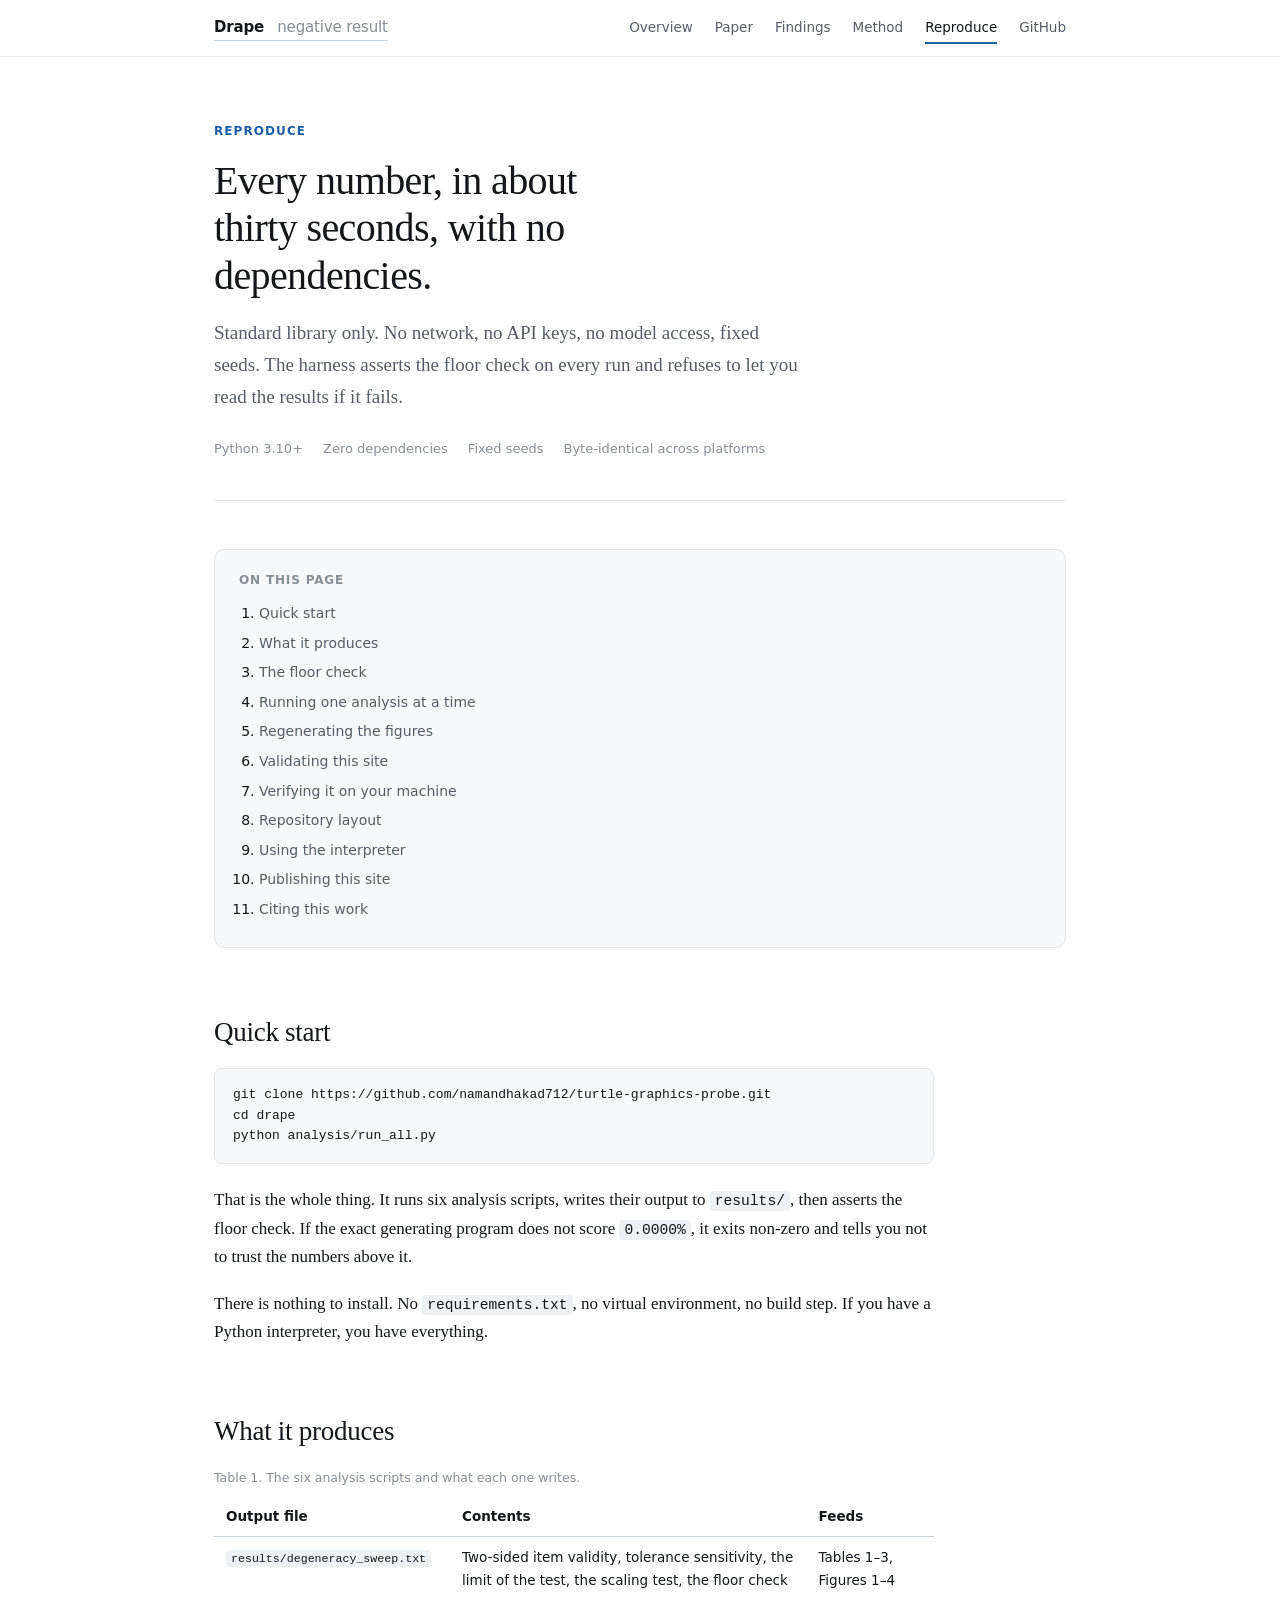
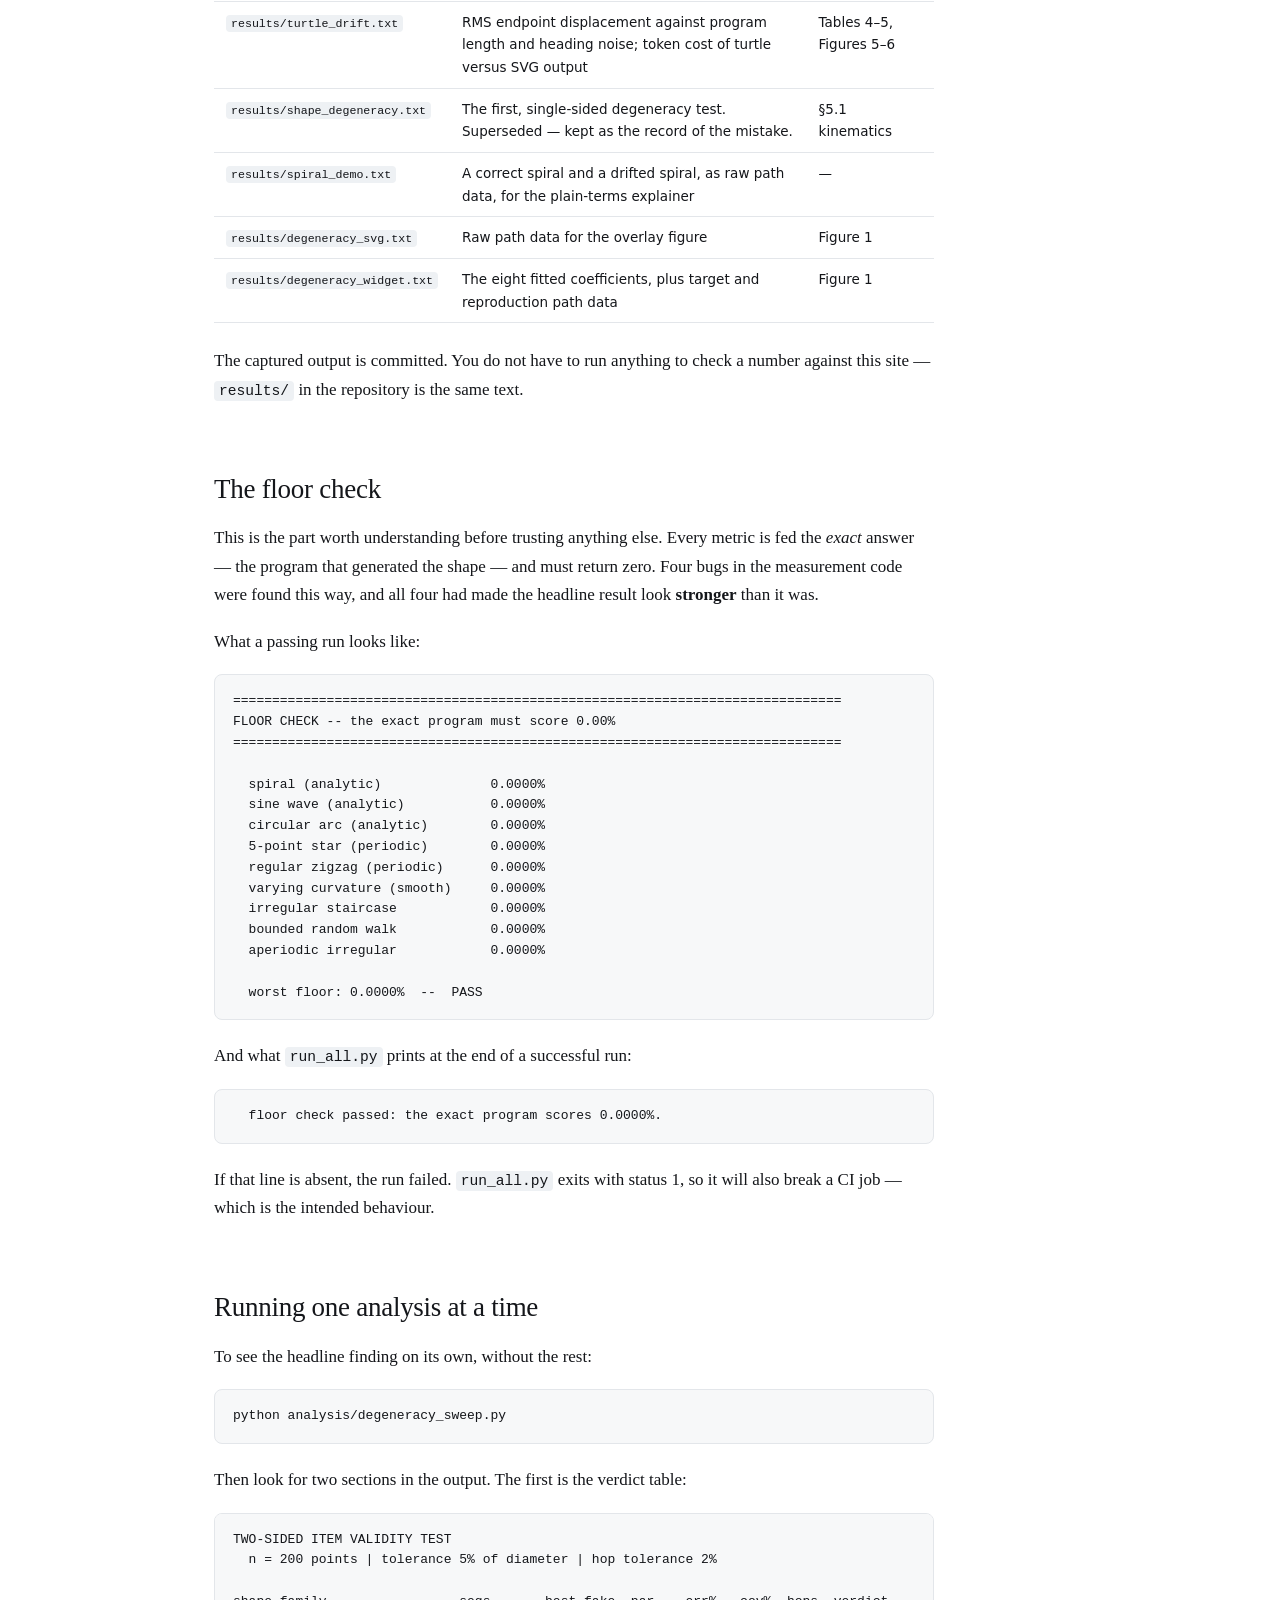
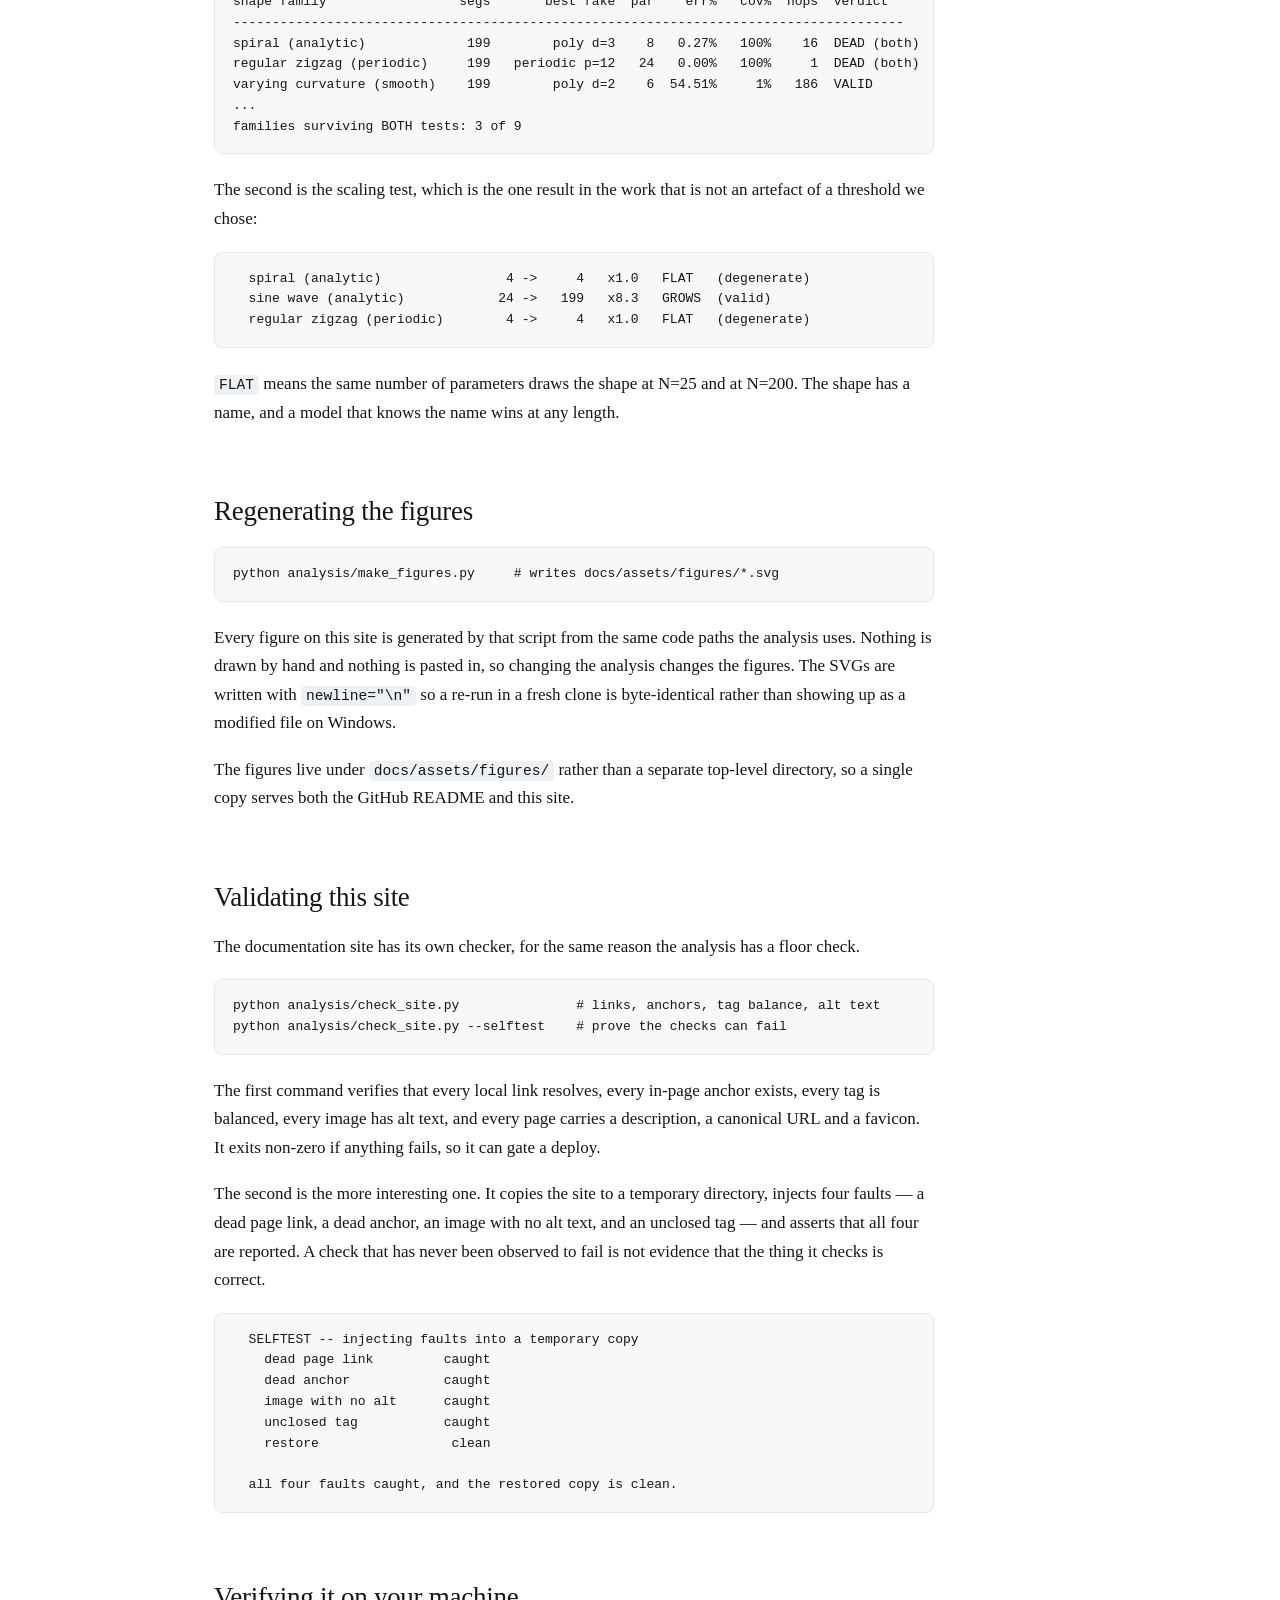
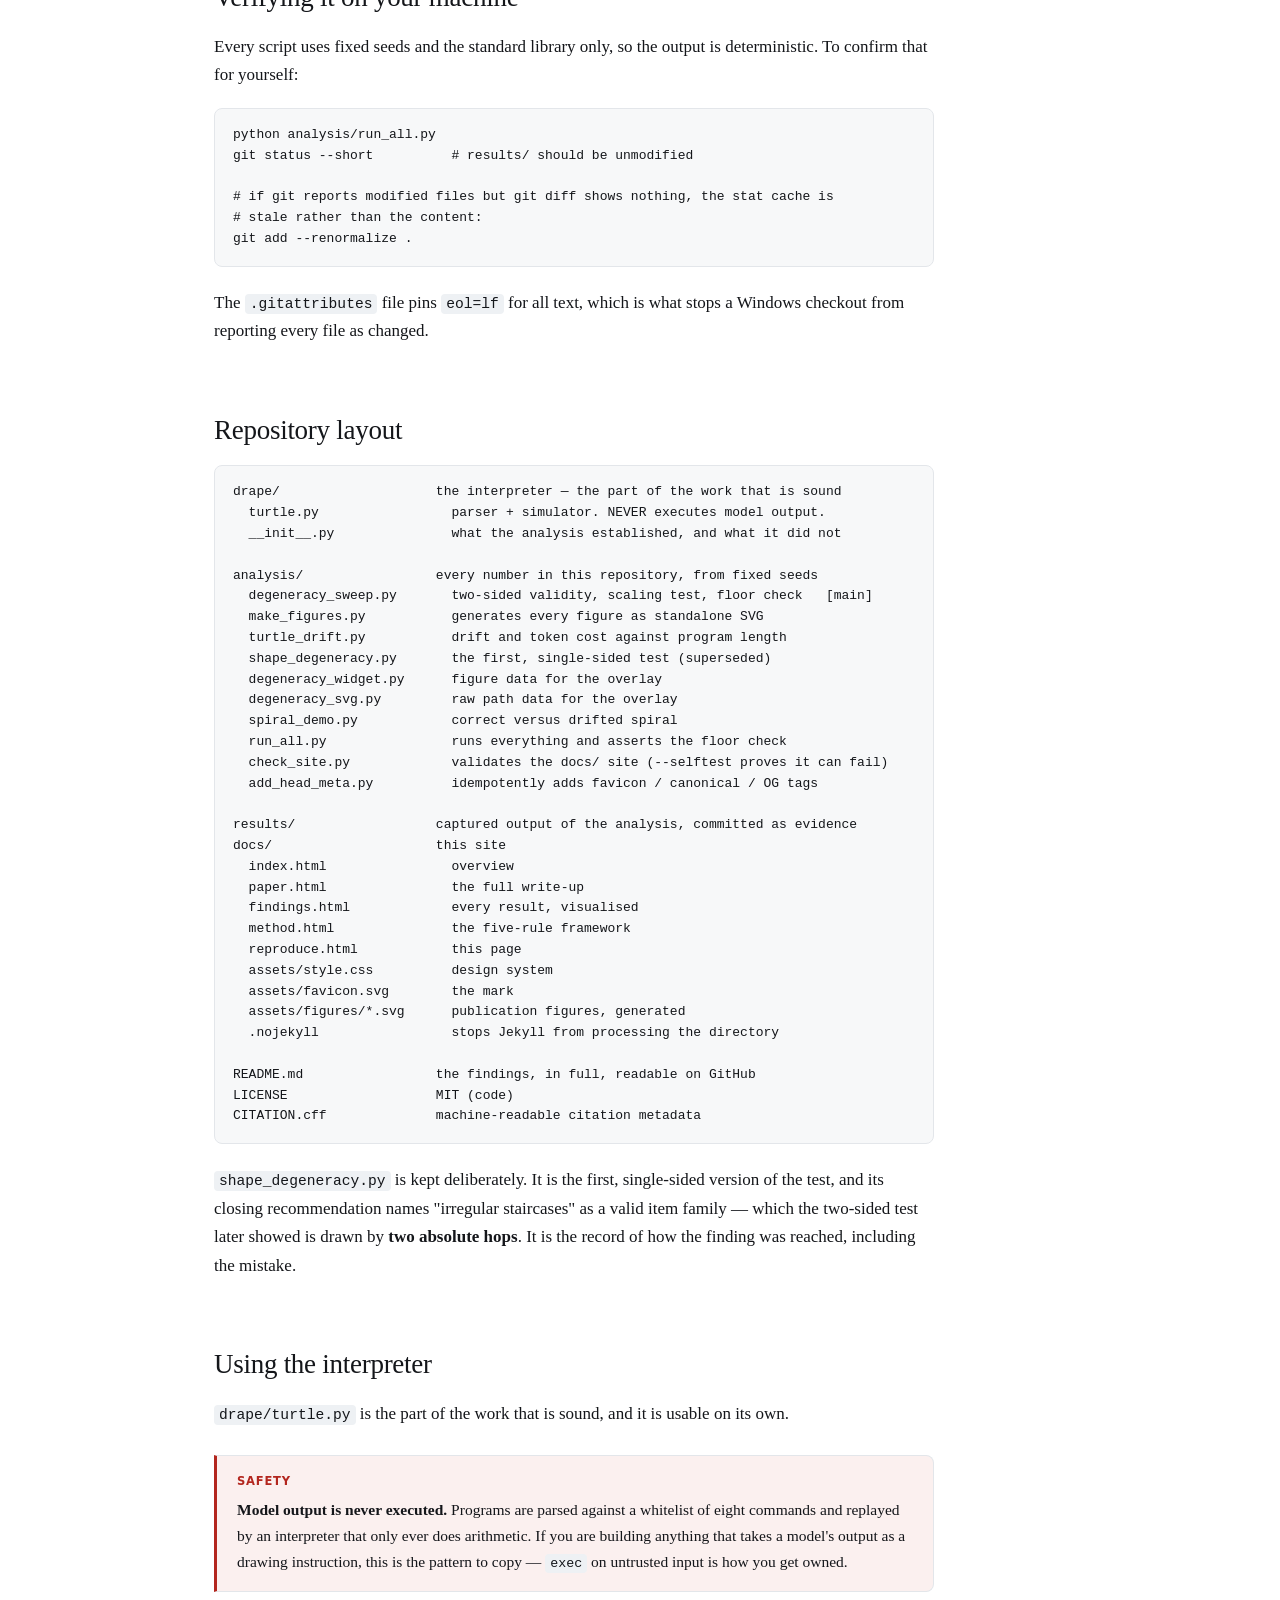
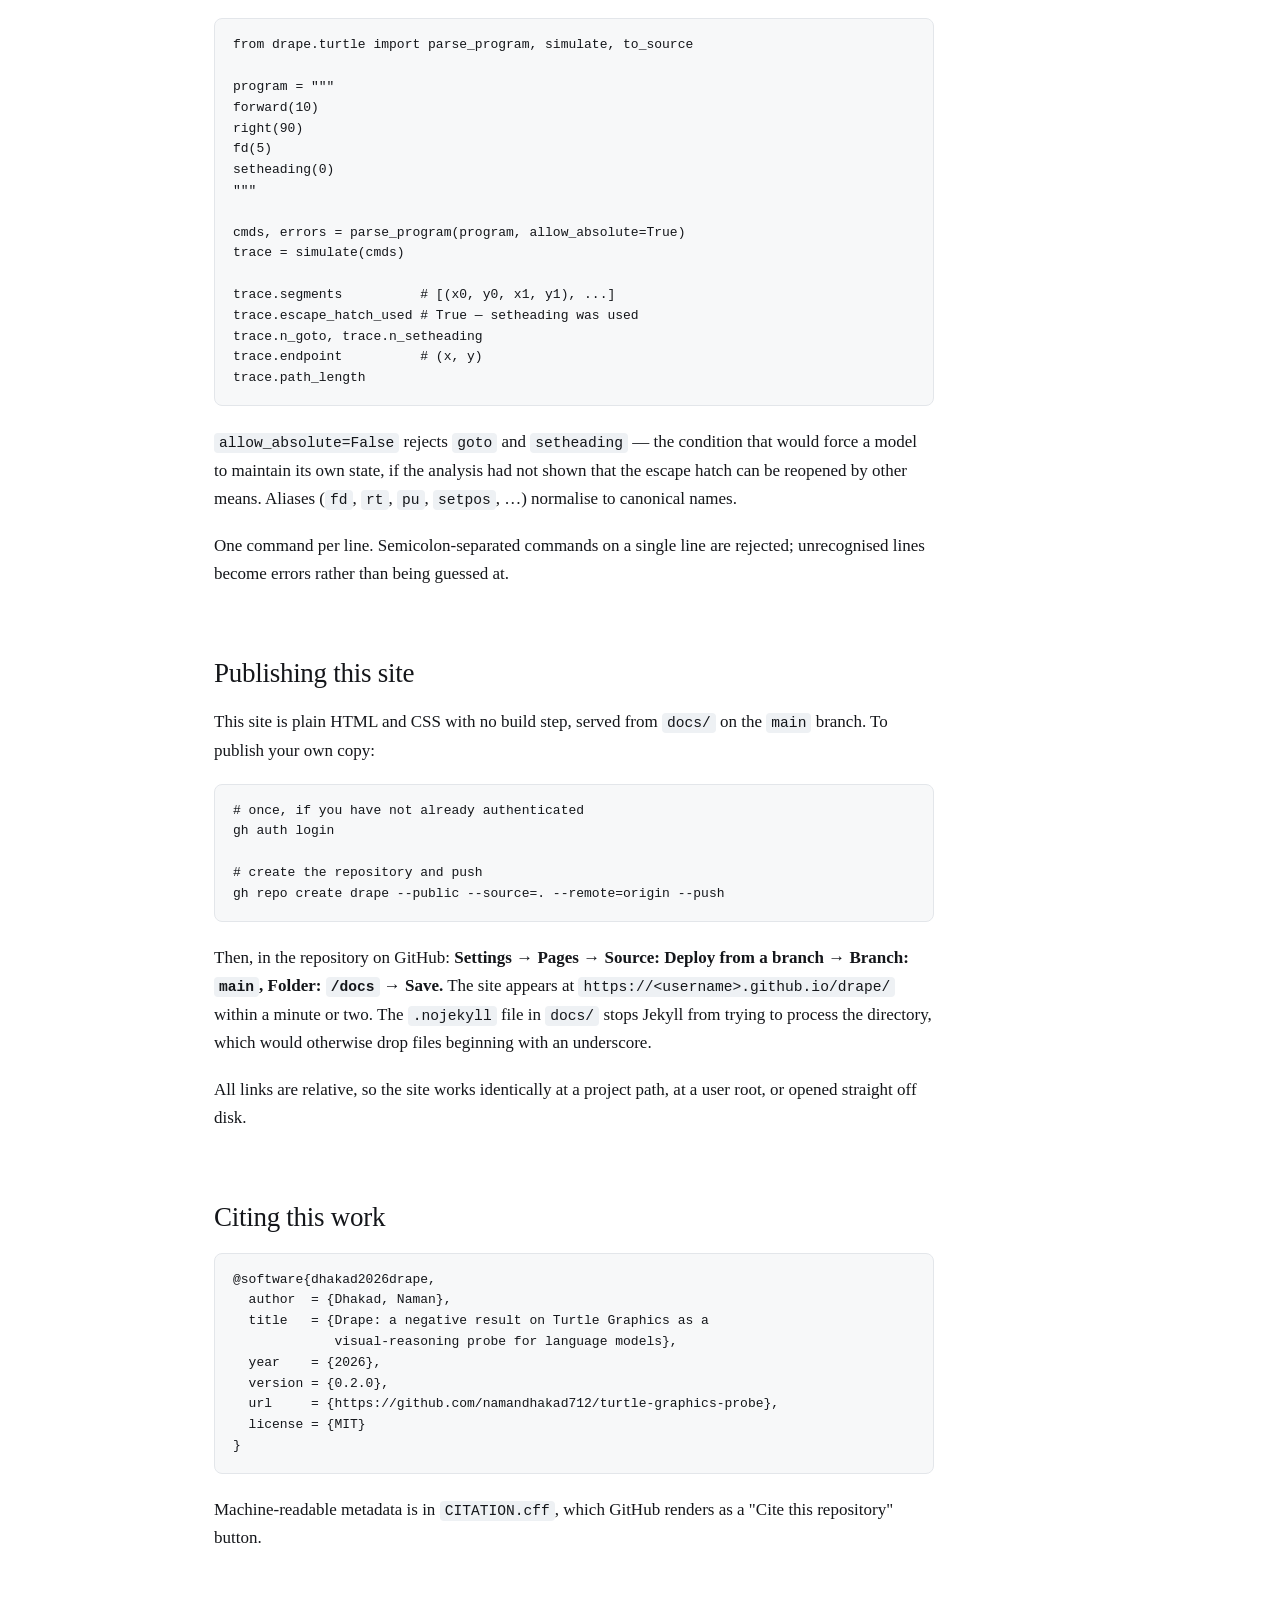
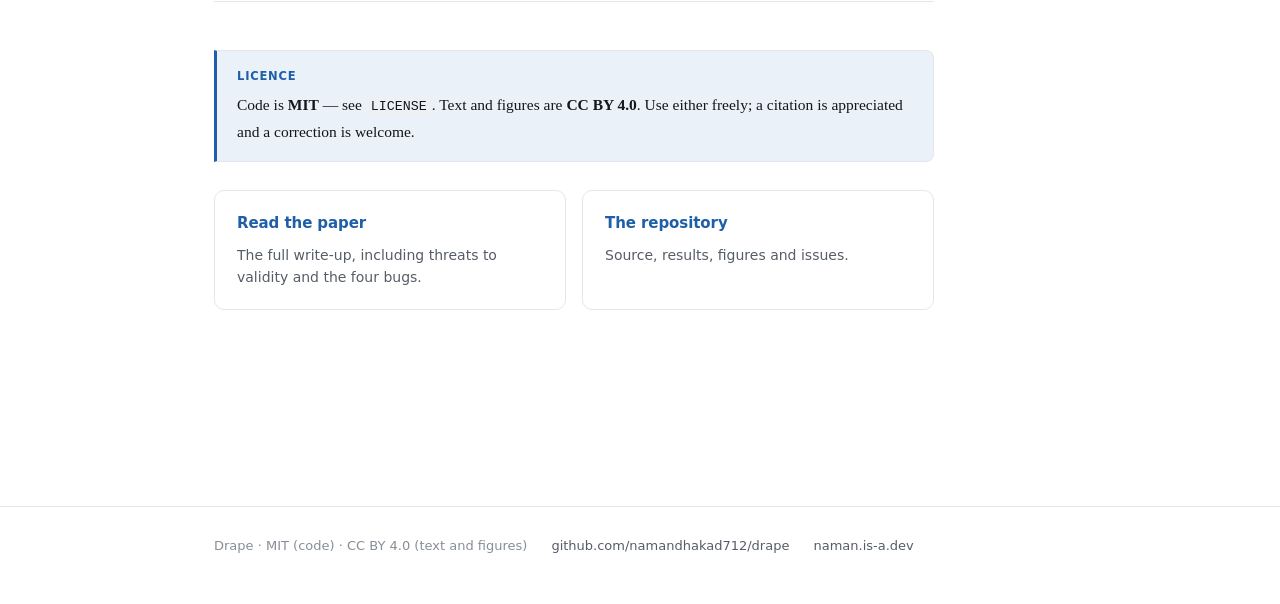
<file: docs/reproduce.html>
<!DOCTYPE html>
<html lang="en">

<head>
  <meta charset="utf-8">
  <meta name="viewport" content="width=device-width, initial-scale=1">
  <title>Reproduce — Drape</title>
  <meta name="description"
    content="Reproduce every number in Drape: no dependencies, Python 3.10+, fixed seeds, about thirty seconds. Includes the floor check that guards against the authors' own bugs.">
  <link rel="icon" href="assets/favicon.svg" type="image/svg+xml">
  <link rel="canonical" href="https://namandhakad712.github.io/drape/reproduce.html">
  <meta name="author" content="Naman Dhakad">
  <meta name="theme-color" content="#1f5fa8">
  <meta property="og:type" content="website">
  <meta property="og:site_name" content="Drape">
  <meta property="og:url" content="https://namandhakad712.github.io/drape/reproduce.html">
  <meta property="og:title" content="Reproduce — Drape">
  <meta property="og:description"
    content="Reproduce every number in Drape: no dependencies, Python 3.10+, fixed seeds, about thirty seconds. Includes the floor check that guards against the authors' own bugs.">
  <meta property="og:image" content="https://namandhakad712.github.io/drape/assets/figures/fig1-degeneracy.svg">
  <meta name="twitter:card" content="summary_large_image">
  <meta name="twitter:title" content="Reproduce — Drape">
  <meta name="twitter:description"
    content="Reproduce every number in Drape: no dependencies, Python 3.10+, fixed seeds, about thirty seconds. Includes the floor check that guards against the authors' own bugs.">
  <link rel="stylesheet" href="assets/style.css">
</head>

<body>

  <header class="site-header">
    <div class="inner">
      <a class="brand" href="index.html">Drape <span>negative result</span></a>
      <nav class="site-nav">
        <a href="index.html">Overview</a>
        <a href="paper.html">Paper</a>
        <a href="findings.html">Findings</a>
        <a href="method.html">Method</a>
        <a href="reproduce.html" aria-current="page">Reproduce</a>
        <a href="https://github.com/namandhakad712/turtle-graphics-probe">GitHub</a>
      </nav>
    </div>
  </header>

  <main>

    <section class="hero">
      <p class="kicker">Reproduce</p>
      <h1>Every number, in about thirty seconds, with no dependencies.</h1>
      <p class="lede">
        Standard library only. No network, no API keys, no model access, fixed seeds. The harness
        asserts the floor check on every run and refuses to let you read the results if it fails.
      </p>
      <div class="meta">
        <span>Python 3.10+</span>
        <span>Zero dependencies</span>
        <span>Fixed seeds</span>
        <span>Byte-identical across platforms</span>
      </div>
    </section>

    <div class="toc">
      <h3>On this page</h3>
      <ol>
        <li><a href="#quick">Quick start</a></li>
        <li><a href="#output">What it produces</a></li>
        <li><a href="#floor">The floor check</a></li>
        <li><a href="#individual">Running one analysis at a time</a></li>
        <li> <a href="#figures">Regenerating the figures</a></li>
        <li><a href="#site">Validating this site</a></li>
        <li><a href="#verify">Verifying it on your machine</a></li>
        <li><a href="#layout">Repository layout</a></li>
        <li><a href="#interpreter">Using the interpreter</a></li>
        <li><a href="#publish">Publishing this site</a></li>
        <li><a href="#cite">Citing this work</a></li>
      </ol>
    </div>

    <div class="prose">

      <h2 id="quick">Quick start</h2>

      <pre><code>git clone https://github.com/namandhakad712/turtle-graphics-probe.git
cd drape
python analysis/run_all.py</code></pre>

      <p>
        That is the whole thing. It runs six analysis scripts, writes their output to <code>results/</code>,
        then asserts the floor check. If the exact generating program does not score <code>0.0000%</code>,
        it exits non-zero and tells you not to trust the numbers above it.
      </p>

      <p>
        There is nothing to install. No <code>requirements.txt</code>, no virtual environment, no build
        step. If you have a Python interpreter, you have everything.
      </p>

      <h2 id="output">What it produces</h2>

      <div class="tbl-scroll">
        <table>
          <caption>Table 1. The six analysis scripts and what each one writes.</caption>
          <thead>
            <tr>
              <th>Output file</th>
              <th>Contents</th>
              <th>Feeds</th>
            </tr>
          </thead>
          <tbody>
            <tr>
              <td><code>results/degeneracy_sweep.txt</code></td>
              <td>Two-sided item validity, tolerance sensitivity, the limit of the test, the scaling test,
                the floor check</td>
              <td>Tables 1–3, Figures 1–4</td>
            </tr>
            <tr>
              <td><code>results/turtle_drift.txt</code></td>
              <td>RMS endpoint displacement against program length and heading noise; token cost of turtle
                versus SVG output</td>
              <td>Tables 4–5, Figures 5–6</td>
            </tr>
            <tr>
              <td><code>results/shape_degeneracy.txt</code></td>
              <td>The first, single-sided degeneracy test. Superseded — kept as the record of the mistake.</td>
              <td>§5.1 kinematics</td>
            </tr>
            <tr>
              <td><code>results/spiral_demo.txt</code></td>
              <td>A correct spiral and a drifted spiral, as raw path data, for the plain-terms explainer</td>
              <td>—</td>
            </tr>
            <tr>
              <td><code>results/degeneracy_svg.txt</code></td>
              <td>Raw path data for the overlay figure</td>
              <td>Figure 1</td>
            </tr>
            <tr>
              <td><code>results/degeneracy_widget.txt</code></td>
              <td>The eight fitted coefficients, plus target and reproduction path data</td>
              <td>Figure 1</td>
            </tr>
          </tbody>
        </table>
      </div>

      <p>
        The captured output is committed. You do not have to run anything to check a number against this
        site — <code>results/</code> in the repository is the same text.
      </p>

      <h2 id="floor">The floor check</h2>

      <p>
        This is the part worth understanding before trusting anything else. Every metric is fed the
        <em>exact</em> answer — the program that generated the shape — and must return zero. Four bugs in
        the measurement code were found this way, and all four had made the headline result look
        <strong>stronger</strong> than it was.
      </p>

      <p>
        What a passing run looks like:
      </p>

      <pre><code>==============================================================================
FLOOR CHECK -- the exact program must score 0.00%
==============================================================================

  spiral (analytic)              0.0000%
  sine wave (analytic)           0.0000%
  circular arc (analytic)        0.0000%
  5-point star (periodic)        0.0000%
  regular zigzag (periodic)      0.0000%
  varying curvature (smooth)     0.0000%
  irregular staircase            0.0000%
  bounded random walk            0.0000%
  aperiodic irregular            0.0000%

  worst floor: 0.0000%  --  PASS</code></pre>

      <p>
        And what <code>run_all.py</code> prints at the end of a successful run:
      </p>

      <pre><code>  floor check passed: the exact program scores 0.0000%.</code></pre>

      <p>
        If that line is absent, the run failed. <code>run_all.py</code> exits with status 1, so it will
        also break a CI job — which is the intended behaviour.
      </p>

      <h2 id="individual">Running one analysis at a time</h2>

      <p>
        To see the headline finding on its own, without the rest:
      </p>

      <pre><code>python analysis/degeneracy_sweep.py</code></pre>

      <p>
        Then look for two sections in the output. The first is the verdict table:
      </p>

      <pre><code>TWO-SIDED ITEM VALIDITY TEST
  n = 200 points | tolerance 5% of diameter | hop tolerance 2%

shape family                 segs       best fake  par    err%   cov%  hops  verdict
--------------------------------------------------------------------------------------
spiral (analytic)             199        poly d=3    8   0.27%   100%    16  DEAD (both)
regular zigzag (periodic)     199   periodic p=12   24   0.00%   100%     1  DEAD (both)
varying curvature (smooth)    199        poly d=2    6  54.51%     1%   186  VALID
...
families surviving BOTH tests: 3 of 9</code></pre>

      <p>
        The second is the scaling test, which is the one result in the work that is not an artefact of a
        threshold we chose:
      </p>

      <pre><code>  spiral (analytic)                4 ->     4   x1.0   FLAT   (degenerate)
  sine wave (analytic)            24 ->   199   x8.3   GROWS  (valid)
  regular zigzag (periodic)        4 ->     4   x1.0   FLAT   (degenerate)</code></pre>

      <p>
        <code>FLAT</code> means the same number of parameters draws the shape at N=25 and at N=200. The
        shape has a name, and a model that knows the name wins at any length.
      </p>

      <h2 id="figures">Regenerating the figures</h2>

      <pre><code>python analysis/make_figures.py     # writes docs/assets/figures/*.svg</code></pre>

      <p>
        Every figure on this site is generated by that script from the same code paths the analysis uses.
        Nothing is drawn by hand and nothing is pasted in, so changing the analysis changes the figures.
        The SVGs are written with <code>newline="\n"</code> so a re-run in a fresh clone is byte-identical
        rather than showing up as a modified file on Windows.
      </p>

      <p>
        The figures live under <code>docs/assets/figures/</code> rather than a separate top-level
        directory, so a single copy serves both the GitHub README and this site.
      </p>

      <h2 id="site">Validating this site</h2>

      <p>
        The documentation site has its own checker, for the same reason the analysis has a floor check.
      </p>

      <pre><code>python analysis/check_site.py               # links, anchors, tag balance, alt text
python analysis/check_site.py --selftest    # prove the checks can fail</code></pre>

      <p>
        The first command verifies that every local link resolves, every in-page anchor exists, every tag
        is balanced, every image has alt text, and every page carries a description, a canonical URL and
        a favicon. It exits non-zero if anything fails, so it can gate a deploy.
      </p>

      <p>
        The second is the more interesting one. It copies the site to a temporary directory, injects four
        faults — a dead page link, a dead anchor, an image with no alt text, and an unclosed tag — and
        asserts that all four are reported. A check that has never been observed to fail is not evidence
        that the thing it checks is correct.
      </p>

      <pre><code>  SELFTEST -- injecting faults into a temporary copy
    dead page link         caught
    dead anchor            caught
    image with no alt      caught
    unclosed tag           caught
    restore                 clean

  all four faults caught, and the restored copy is clean.</code></pre>

      <h2 id="verify">Verifying it on your machine</h2>

      <p>
        Every script uses fixed seeds and the standard library only, so the output is deterministic. To
        confirm that for yourself:
      </p>

      <pre><code>python analysis/run_all.py
git status --short          # results/ should be unmodified

# if git reports modified files but git diff shows nothing, the stat cache is
# stale rather than the content:
git add --renormalize .</code></pre>

      <p>
        The <code>.gitattributes</code> file pins <code>eol=lf</code> for all text, which is what stops a
        Windows checkout from reporting every file as changed.
      </p>

      <h2 id="layout">Repository layout</h2>

      <pre><code>drape/                    the interpreter — the part of the work that is sound
  turtle.py                 parser + simulator. NEVER executes model output.
  __init__.py               what the analysis established, and what it did not

analysis/                 every number in this repository, from fixed seeds
  degeneracy_sweep.py       two-sided validity, scaling test, floor check   [main]
  make_figures.py           generates every figure as standalone SVG
  turtle_drift.py           drift and token cost against program length
  shape_degeneracy.py       the first, single-sided test (superseded)
  degeneracy_widget.py      figure data for the overlay
  degeneracy_svg.py         raw path data for the overlay
  spiral_demo.py            correct versus drifted spiral
  run_all.py                runs everything and asserts the floor check
  check_site.py             validates the docs/ site (--selftest proves it can fail)
  add_head_meta.py          idempotently adds favicon / canonical / OG tags

results/                  captured output of the analysis, committed as evidence
docs/                     this site
  index.html                overview
  paper.html                the full write-up
  findings.html             every result, visualised
  method.html               the five-rule framework
  reproduce.html            this page
  assets/style.css          design system
  assets/favicon.svg        the mark
  assets/figures/*.svg      publication figures, generated
  .nojekyll                 stops Jekyll from processing the directory

README.md                 the findings, in full, readable on GitHub
LICENSE                   MIT (code)
CITATION.cff              machine-readable citation metadata
</code></pre>

      <p>
        <code>shape_degeneracy.py</code> is kept deliberately. It is the first, single-sided version of
        the test, and its closing recommendation names "irregular staircases" as a valid item family —
        which the two-sided test later showed is drawn by <strong>two absolute hops</strong>. It is the
        record of how the finding was reached, including the mistake.
      </p>

      <h2 id="interpreter">Using the interpreter</h2>

      <p>
        <code>drape/turtle.py</code> is the part of the work that is sound, and it is usable on its own.
      </p>

      <div class="note red">
        <span class="lbl">Safety</span>
        <p>
          <strong>Model output is never executed.</strong> Programs are parsed against a whitelist of
          eight commands and replayed by an interpreter that only ever does arithmetic. If you are
          building anything that takes a model's output as a drawing instruction, this is the pattern to
          copy — <code>exec</code> on untrusted input is how you get owned.
        </p>
      </div>

      <pre><code>from drape.turtle import parse_program, simulate, to_source

program = """
forward(10)
right(90)
fd(5)
setheading(0)
"""

cmds, errors = parse_program(program, allow_absolute=True)
trace = simulate(cmds)

trace.segments          # [(x0, y0, x1, y1), ...]
trace.escape_hatch_used # True — setheading was used
trace.n_goto, trace.n_setheading
trace.endpoint          # (x, y)
trace.path_length</code></pre>

      <p>
        <code>allow_absolute=False</code> rejects <code>goto</code> and <code>setheading</code> — the
        condition that would force a model to maintain its own state, if the analysis had not shown that
        the escape hatch can be reopened by other means. Aliases (<code>fd</code>, <code>rt</code>,
        <code>pu</code>, <code>setpos</code>, …) normalise to canonical names.
      </p>

      <p>
        One command per line. Semicolon-separated commands on a single line are rejected; unrecognised
        lines become errors rather than being guessed at.
      </p>

      <h2 id="publish">Publishing this site</h2>

      <p>
        This site is plain HTML and CSS with no build step, served from <code>docs/</code> on the
        <code>main</code> branch. To publish your own copy:
      </p>

      <pre><code># once, if you have not already authenticated
gh auth login

# create the repository and push
gh repo create drape --public --source=. --remote=origin --push</code></pre>

      <p>
        Then, in the repository on GitHub: <strong>Settings → Pages → Source: Deploy from a branch →
          Branch: <code>main</code>, Folder: <code>/docs</code> → Save.</strong> The site appears at
        <code>https://&lt;username&gt;.github.io/drape/</code> within a minute or two. The
        <code>.nojekyll</code> file in <code>docs/</code> stops Jekyll from trying to process the
        directory, which would otherwise drop files beginning with an underscore.
      </p>

      <p>
        All links are relative, so the site works identically at a project path, at a user root, or
        opened straight off disk.
      </p>

      <h2 id="cite">Citing this work</h2>

      <pre><code>@software{dhakad2026drape,
  author  = {Dhakad, Naman},
  title   = {Drape: a negative result on Turtle Graphics as a
             visual-reasoning probe for language models},
  year    = {2026},
  version = {0.2.0},
  url     = {https://github.com/namandhakad712/turtle-graphics-probe},
  license = {MIT}
}</code></pre>

      <p>
        Machine-readable metadata is in <code>CITATION.cff</code>, which GitHub renders as a "Cite this
        repository" button.
      </p>

      <hr>

      <div class="note">
        <span class="lbl">Licence</span>
        <p>
          Code is <strong>MIT</strong> — see <code>LICENSE</code>. Text and figures are
          <strong>CC BY 4.0</strong>. Use either freely; a citation is appreciated and a correction is
          welcome.
        </p>
      </div>

      <div class="card-grid">
        <a class="card" href="paper.html" style="text-decoration:none;border-bottom:1px solid var(--rule)">
          <h3>Read the paper</h3>
          <p>The full write-up, including threats to validity and the four bugs.</p>
        </a>
        <a class="card" href="https://github.com/namandhakad712/turtle-graphics-probe"
          style="text-decoration:none;border-bottom:1px solid var(--rule)">
          <h3>The repository</h3>
          <p>Source, results, figures and issues.</p>
        </a>
      </div>

    </div>
  </main>

  <footer class="site-footer">
    <div class="inner">
      <span>Drape · MIT (code) · CC BY 4.0 (text and figures)</span>
      <a href="https://github.com/namandhakad712/turtle-graphics-probe">github.com/namandhakad712/drape</a>
      <a href="https://naman.is-a.dev">naman.is-a.dev</a>
    </div>
  </footer>

</body>

</html>
</file>
<file: docs/assets/style.css>
/* ==========================================================================
   Drape — documentation site
   Light only, deliberately: every figure is a white-background SVG.
   ========================================================================== */

:root {
  color-scheme: light;
  --ink: #14161a;
  --muted: #565d66;
  --faint: #878e97;
  --rule: #e3e6ea;
  --rule-strong: #c9ced5;
  --bg: #ffffff;
  --panel: #f7f8f9;
  --panel-2: #eef1f4;
  --accent: #1f5fa8;
  --accent-soft: #eaf1f9;
  --red: #b3261e;
  --red-soft: #fbf0ef;
  --green: #2f6f3e;
  --green-soft: #eef5ee;
  --amber: #a86a00;
  --amber-soft: #fbf4e8;

  --serif: Georgia, "Iowan Old Style", "Times New Roman", Times, serif;
  --sans: system-ui, -apple-system, "Segoe UI", Roboto, Helvetica, Arial, sans-serif;
  --mono: ui-monospace, SFMono-Regular, Menlo, Consolas, "Liberation Mono", monospace;

  --wrap: 900px;
  --prose: 720px;
}

* { box-sizing: border-box; }

html { -webkit-text-size-adjust: 100%; scroll-behavior: smooth; }

body {
  margin: 0;
  background: var(--bg);
  color: var(--ink);
  font-family: var(--serif);
  font-size: 17px;
  line-height: 1.68;
  text-rendering: optimizeLegibility;
}

/* ---------------------------------------------------------------- header -- */

.site-header {
  position: sticky;
  top: 0;
  z-index: 50;
  background: rgba(255, 255, 255, 0.92);
  backdrop-filter: saturate(180%) blur(8px);
  border-bottom: 1px solid var(--rule);
}

.site-header .inner {
  max-width: var(--wrap);
  margin: 0 auto;
  padding: 0 24px;
  height: 56px;
  display: flex;
  align-items: center;
  gap: 28px;
}

.brand {
  font-family: var(--sans);
  font-weight: 600;
  font-size: 15px;
  letter-spacing: -0.01em;
  color: var(--ink);
  text-decoration: none;
  white-space: nowrap;
}

.brand span {
  color: var(--faint);
  font-weight: 400;
  margin-left: 8px;
}

.site-nav {
  display: flex;
  gap: 22px;
  margin-left: auto;
  font-family: var(--sans);
  font-size: 13.5px;
}

.site-nav a {
  color: var(--muted);
  text-decoration: none;
  padding: 4px 0;
  border-bottom: 2px solid transparent;
}

.site-nav a:hover { color: var(--ink); }

.site-nav a[aria-current="page"] {
  color: var(--ink);
  border-bottom-color: var(--accent);
}

/* ----------------------------------------------------------------- layout -- */

main {
  max-width: var(--wrap);
  margin: 0 auto;
  padding: 0 24px 96px;
}

.prose { max-width: var(--prose); }

.wide { max-width: 100%; }

/* ------------------------------------------------------------------ hero -- */

.hero {
  padding: 64px 0 40px;
  border-bottom: 1px solid var(--rule);
  margin-bottom: 48px;
}

.hero .kicker {
  font-family: var(--sans);
  font-size: 12px;
  font-weight: 600;
  letter-spacing: 0.09em;
  text-transform: uppercase;
  color: var(--accent);
  margin: 0 0 16px;
}

.hero h1 {
  font-family: var(--serif);
  font-size: 40px;
  line-height: 1.18;
  letter-spacing: -0.015em;
  font-weight: 400;
  margin: 0 0 18px;
  max-width: 20ch;
}

.hero .lede {
  font-size: 19px;
  color: var(--muted);
  max-width: 62ch;
  margin: 0;
}

.hero .meta {
  font-family: var(--sans);
  font-size: 13px;
  color: var(--faint);
  margin-top: 26px;
  display: flex;
  flex-wrap: wrap;
  gap: 8px 20px;
}

/* ------------------------------------------------------------- typography -- */

h2 {
  font-family: var(--serif);
  font-size: 27px;
  font-weight: 400;
  letter-spacing: -0.01em;
  line-height: 1.25;
  margin: 56px 0 18px;
  padding-top: 12px;
}

h3 {
  font-family: var(--sans);
  font-size: 16px;
  font-weight: 600;
  letter-spacing: -0.005em;
  margin: 36px 0 12px;
}

h4 {
  font-family: var(--sans);
  font-size: 14px;
  font-weight: 600;
  margin: 26px 0 8px;
  color: var(--muted);
}

p { margin: 0 0 18px; }

a { color: var(--accent); text-decoration: none; border-bottom: 1px solid rgba(31, 95, 168, 0.28); }
a:hover { border-bottom-color: var(--accent); }

strong { font-weight: 700; }
em { font-style: italic; }

code {
  font-family: var(--mono);
  font-size: 0.86em;
  background: var(--panel-2);
  padding: 2px 5px;
  border-radius: 4px;
}

pre {
  font-family: var(--mono);
  font-size: 13px;
  line-height: 1.6;
  background: var(--panel);
  border: 1px solid var(--rule);
  border-radius: 8px;
  padding: 16px 18px;
  overflow-x: auto;
  margin: 0 0 22px;
}

pre code { background: none; padding: 0; font-size: inherit; }

ul, ol { margin: 0 0 20px; padding-left: 24px; }
li { margin-bottom: 8px; }

hr {
  border: none;
  border-top: 1px solid var(--rule);
  margin: 48px 0;
}

blockquote {
  margin: 26px 0;
  padding: 4px 0 4px 22px;
  border-left: 3px solid var(--accent);
  color: var(--ink);
  font-size: 17px;
}

blockquote p:last-child { margin-bottom: 0; }

/* ----------------------------------------------------------------- tables -- */

table {
  width: 100%;
  border-collapse: collapse;
  font-family: var(--sans);
  font-size: 13.5px;
  margin: 0 0 24px;
}

caption {
  font-family: var(--sans);
  font-size: 12.5px;
  color: var(--faint);
  text-align: left;
  padding-bottom: 8px;
}

th {
  text-align: left;
  font-weight: 600;
  padding: 9px 12px;
  border-bottom: 1.5px solid var(--rule-strong);
  white-space: nowrap;
}

td {
  padding: 9px 12px;
  border-bottom: 1px solid var(--rule);
  vertical-align: top;
}

tbody tr:hover { background: var(--panel); }

td.num, th.num { text-align: right; font-variant-numeric: tabular-nums; }

.tbl-scroll { overflow-x: auto; margin-bottom: 24px; }
.tbl-scroll table { margin-bottom: 0; }

/* ---------------------------------------------------------------- figures -- */

figure {
  margin: 30px 0;
}

figure img {
  width: 100%;
  height: auto;
  display: block;
  border: 1px solid var(--rule);
  border-radius: 8px;
  background: #fff;
}

figcaption {
  font-family: var(--sans);
  font-size: 12.5px;
  color: var(--faint);
  margin-top: 10px;
  line-height: 1.55;
}

figcaption b { color: var(--muted); font-weight: 600; }

/* ------------------------------------------------------------------ cards -- */

.card-grid {
  display: grid;
  grid-template-columns: repeat(auto-fit, minmax(260px, 1fr));
  gap: 16px;
  margin: 28px 0;
}

.card {
  border: 1px solid var(--rule);
  border-radius: 10px;
  padding: 20px 22px;
  background: #fff;
}

.card h3 { margin-top: 0; margin-bottom: 8px; font-size: 15px; }

.card p { font-size: 14px; color: var(--muted); margin: 0; font-family: var(--sans); line-height: 1.6; }

.card .num {
  font-family: var(--sans);
  font-size: 26px;
  font-weight: 600;
  letter-spacing: -0.02em;
  display: block;
  margin-bottom: 4px;
}

.card .num.red { color: var(--red); }
.card .num.green { color: var(--green); }
.card .num.accent { color: var(--accent); }

/* ---------------------------------------------------------------- metrics -- */

.metrics {
  display: grid;
  grid-template-columns: repeat(auto-fit, minmax(150px, 1fr));
  gap: 1px;
  background: var(--rule);
  border: 1px solid var(--rule);
  border-radius: 10px;
  overflow: hidden;
  margin: 32px 0;
}

.metric {
  background: #fff;
  padding: 18px 20px;
}

.metric .v {
  font-family: var(--sans);
  font-size: 28px;
  font-weight: 600;
  letter-spacing: -0.025em;
  line-height: 1.1;
  display: block;
  font-variant-numeric: tabular-nums;
}

.metric .v.red { color: var(--red); }
.metric .v.green { color: var(--green); }
.metric .v.accent { color: var(--accent); }

.metric .k {
  font-family: var(--sans);
  font-size: 12px;
  color: var(--faint);
  display: block;
  margin-top: 6px;
  line-height: 1.45;
}

/* -------------------------------------------------------------- callouts -- */

.note {
  border: 1px solid var(--rule);
  border-left: 3px solid var(--accent);
  border-radius: 0 8px 8px 0;
  background: var(--accent-soft);
  padding: 16px 20px;
  margin: 26px 0;
  font-size: 15.5px;
}

.note.red { border-left-color: var(--red); background: var(--red-soft); }
.note.green { border-left-color: var(--green); background: var(--green-soft); }
.note.amber { border-left-color: var(--amber); background: var(--amber-soft); }
.note p:last-child { margin-bottom: 0; }
.note .lbl {
  font-family: var(--sans);
  font-size: 11.5px;
  font-weight: 600;
  letter-spacing: 0.07em;
  text-transform: uppercase;
  display: block;
  margin-bottom: 6px;
  color: var(--accent);
}
.note.red .lbl { color: var(--red); }
.note.green .lbl { color: var(--green); }
.note.amber .lbl { color: var(--amber); }

/* ------------------------------------------------------------------- toc -- */

.toc {
  border: 1px solid var(--rule);
  border-radius: 10px;
  padding: 20px 24px;
  background: var(--panel);
  margin: 32px 0;
  font-family: var(--sans);
}

.toc h3 { margin: 0 0 12px; font-size: 12px; letter-spacing: 0.07em; text-transform: uppercase; color: var(--faint); }
.toc ol { margin: 0; padding-left: 20px; font-size: 14px; }
.toc li { margin-bottom: 6px; }
.toc a { border-bottom: none; color: var(--muted); }
.toc a:hover { color: var(--accent); }

/* ------------------------------------------------------------------ paper -- */

.paper-title {
  font-family: var(--serif);
  font-size: 32px;
  line-height: 1.24;
  font-weight: 400;
  letter-spacing: -0.015em;
  margin: 0 0 20px;
  max-width: 26ch;
}

.paper-authors {
  font-family: var(--sans);
  font-size: 14px;
  margin-bottom: 6px;
}

.paper-affil {
  font-family: var(--sans);
  font-size: 13px;
  color: var(--faint);
  margin-bottom: 28px;
}

.abstract {
  border-top: 1px solid var(--rule);
  border-bottom: 1px solid var(--rule);
  padding: 24px 0;
  margin: 0 0 12px;
  font-size: 15.5px;
  color: #2a2f36;
}

.abstract h2 {
  font-family: var(--sans);
  font-size: 12px;
  font-weight: 600;
  letter-spacing: 0.09em;
  text-transform: uppercase;
  color: var(--faint);
  margin: 0 0 12px;
  padding: 0;
}

.paper h2 { font-size: 23px; margin-top: 52px; }
.paper h3 { font-size: 15.5px; }

.references { font-size: 14.5px; }
.references li { margin-bottom: 14px; }

.fig-placeholder {
  border: 1px dashed var(--rule-strong);
  border-radius: 8px;
  padding: 40px 20px;
  text-align: center;
  color: var(--faint);
  font-family: var(--sans);
  font-size: 13px;
  margin: 30px 0;
}

/* ---------------------------------------------------------------- footer -- */

.site-footer {
  border-top: 1px solid var(--rule);
  margin-top: 72px;
  padding: 28px 0 48px;
  font-family: var(--sans);
  font-size: 13px;
  color: var(--faint);
}

.site-footer .inner {
  max-width: var(--wrap);
  margin: 0 auto;
  padding: 0 24px;
  display: flex;
  flex-wrap: wrap;
  gap: 8px 24px;
}

.site-footer a { color: var(--muted); border-bottom: none; }
.site-footer a:hover { color: var(--accent); }

/* ----------------------------------------------------------------- print -- */

@media print {
  .site-header, .site-nav, .site-footer, .toc { display: none; }
  body { font-size: 11pt; }
  main { max-width: none; padding: 0; }
  a { color: inherit; border-bottom: none; }
  figure, table, pre { break-inside: avoid; }
  h2, h3 { break-after: avoid; }
  .hero { padding-top: 0; }
}

@media (max-width: 640px) {
  body { font-size: 16px; }
  .hero h1 { font-size: 30px; }
  .hero .lede { font-size: 17px; }
  h2 { font-size: 23px; }
  .site-header .inner { gap: 14px; padding: 0 16px; }
  .site-nav { gap: 14px; font-size: 12.5px; }
  .brand span { display: none; }
  main { padding: 0 16px 64px; }
}
</file>
